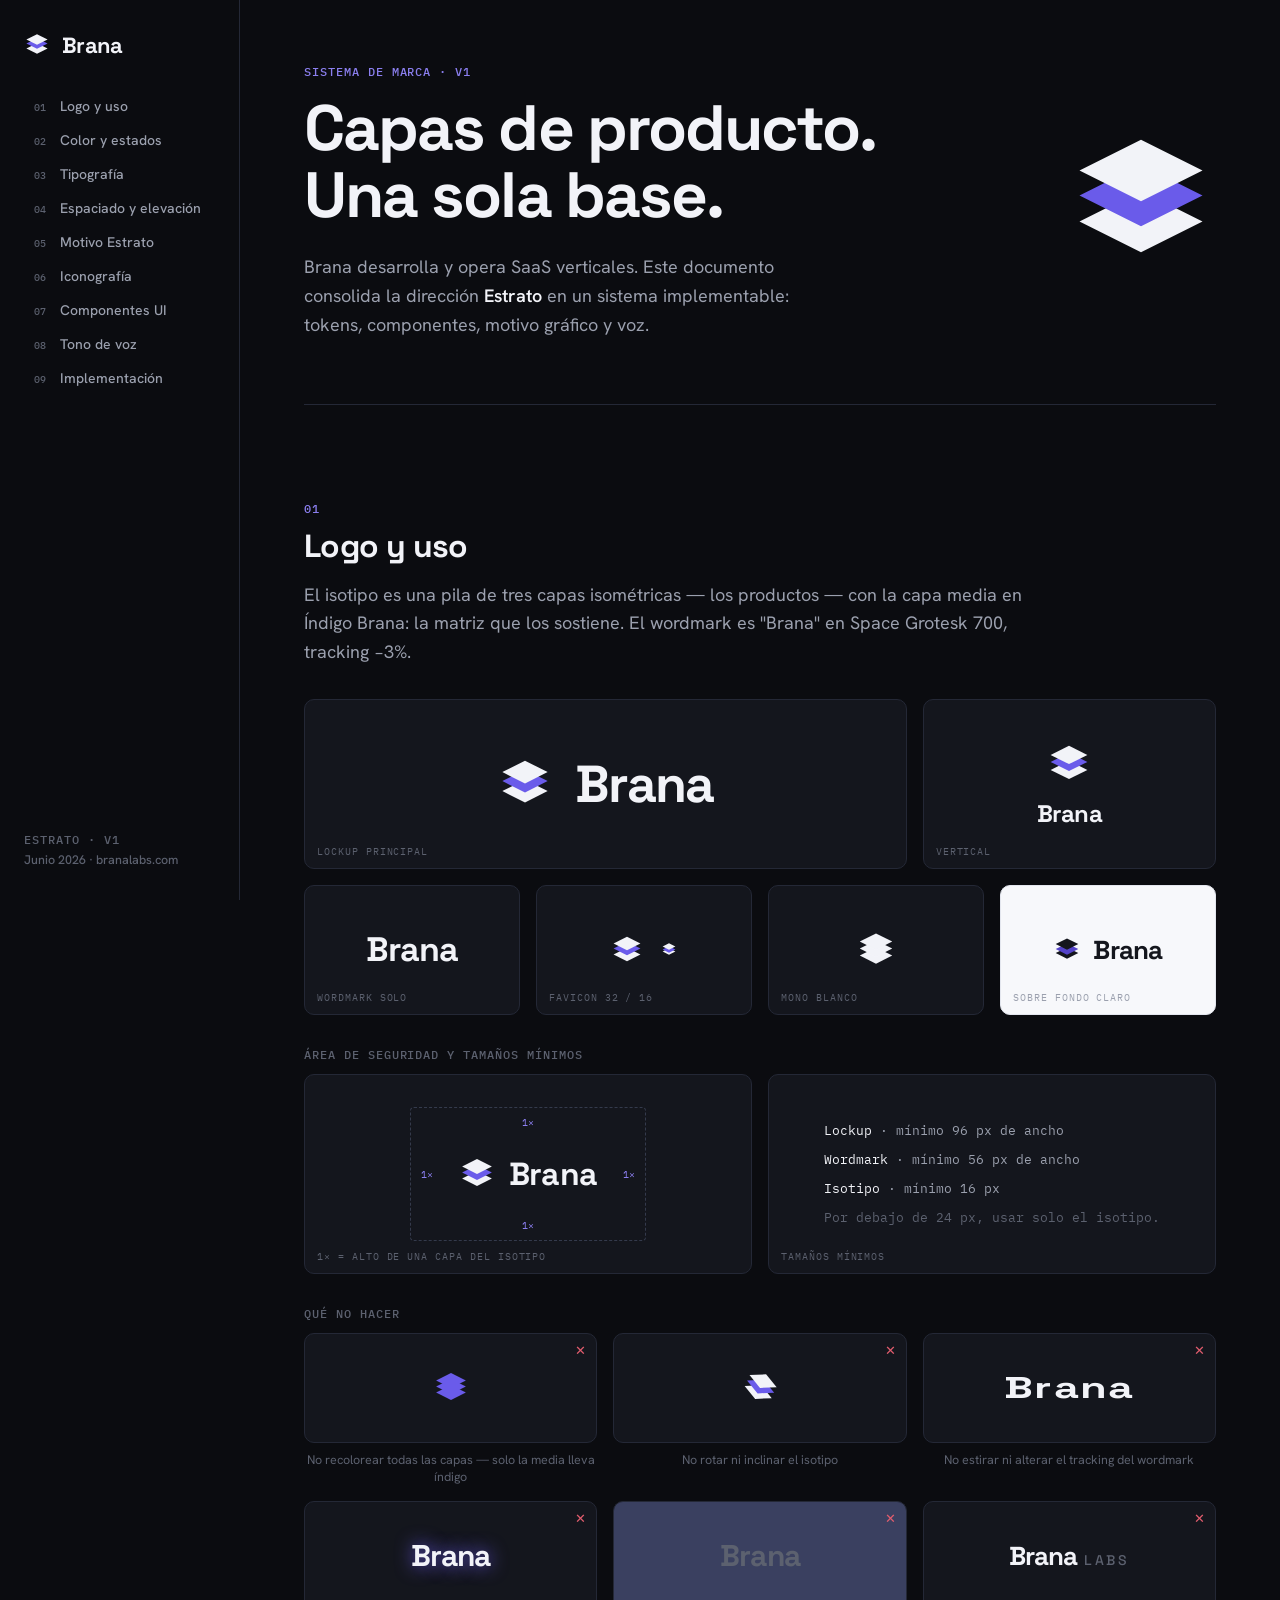
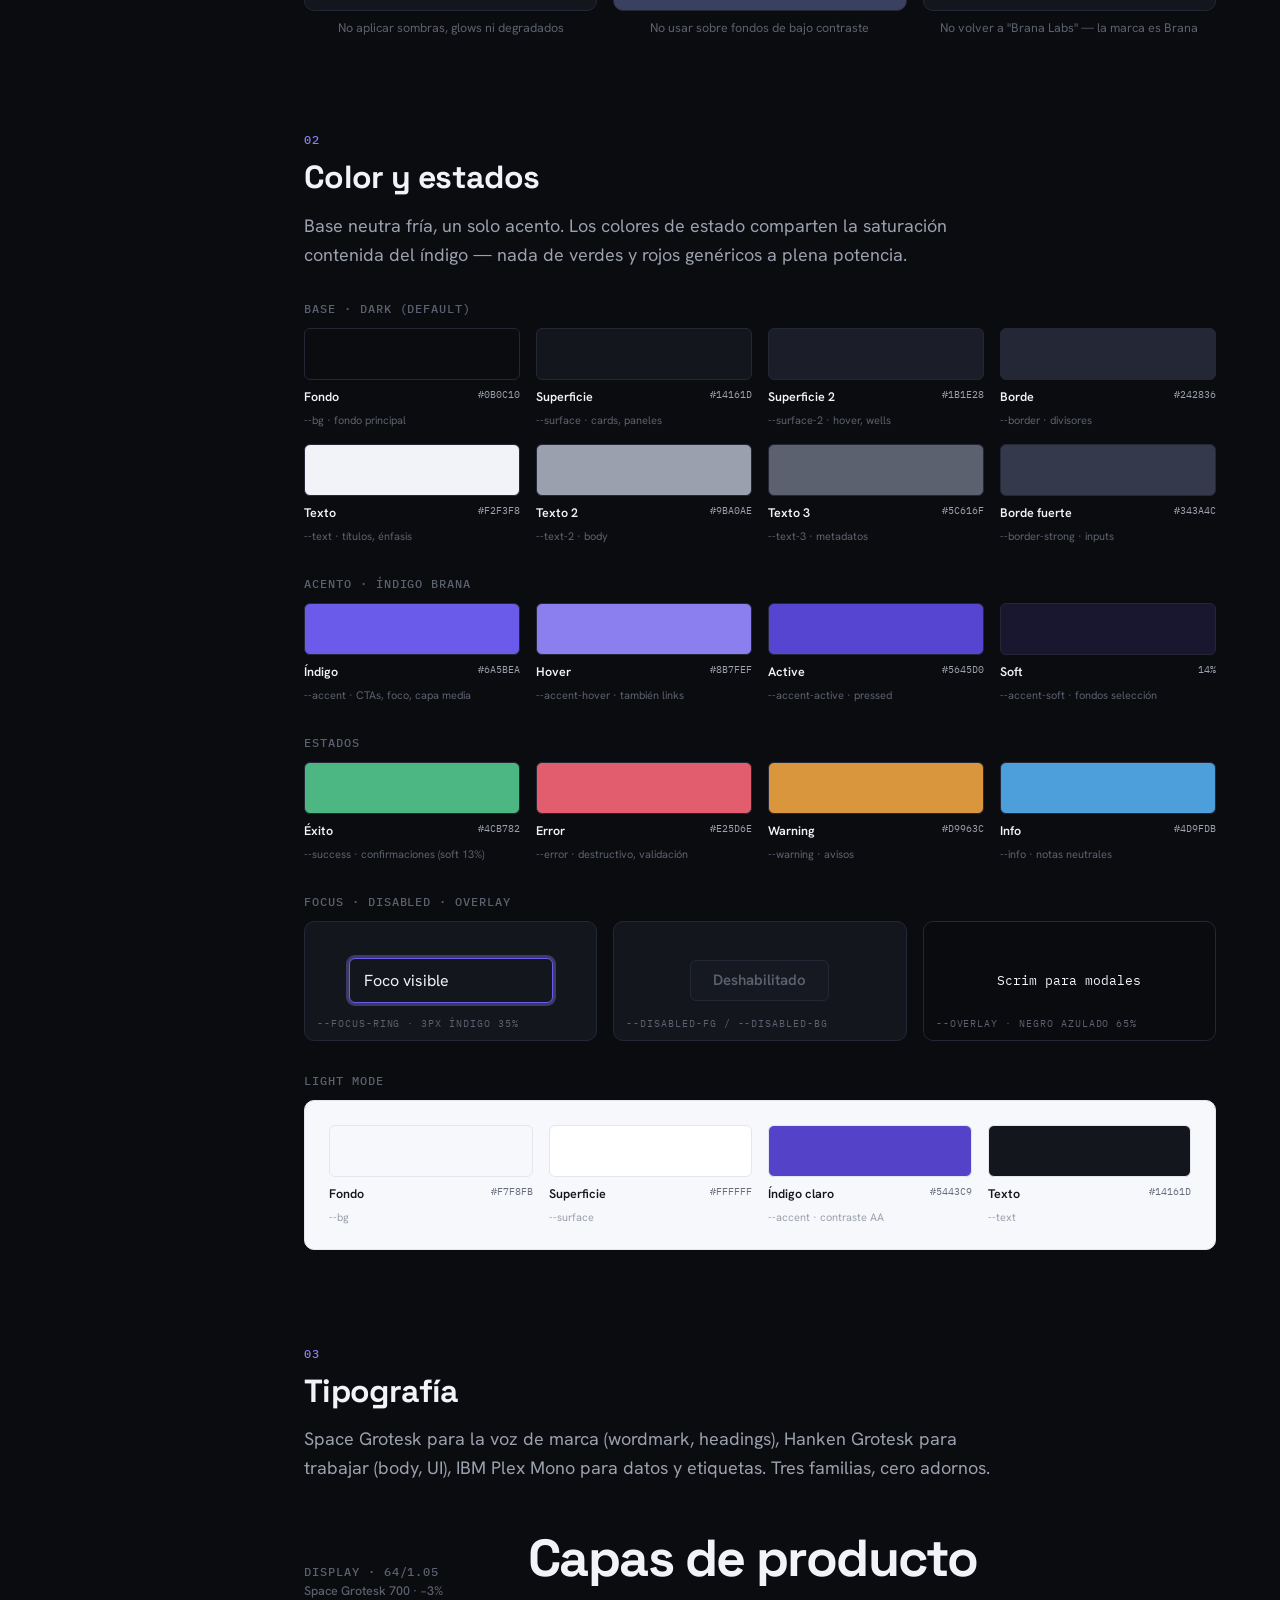
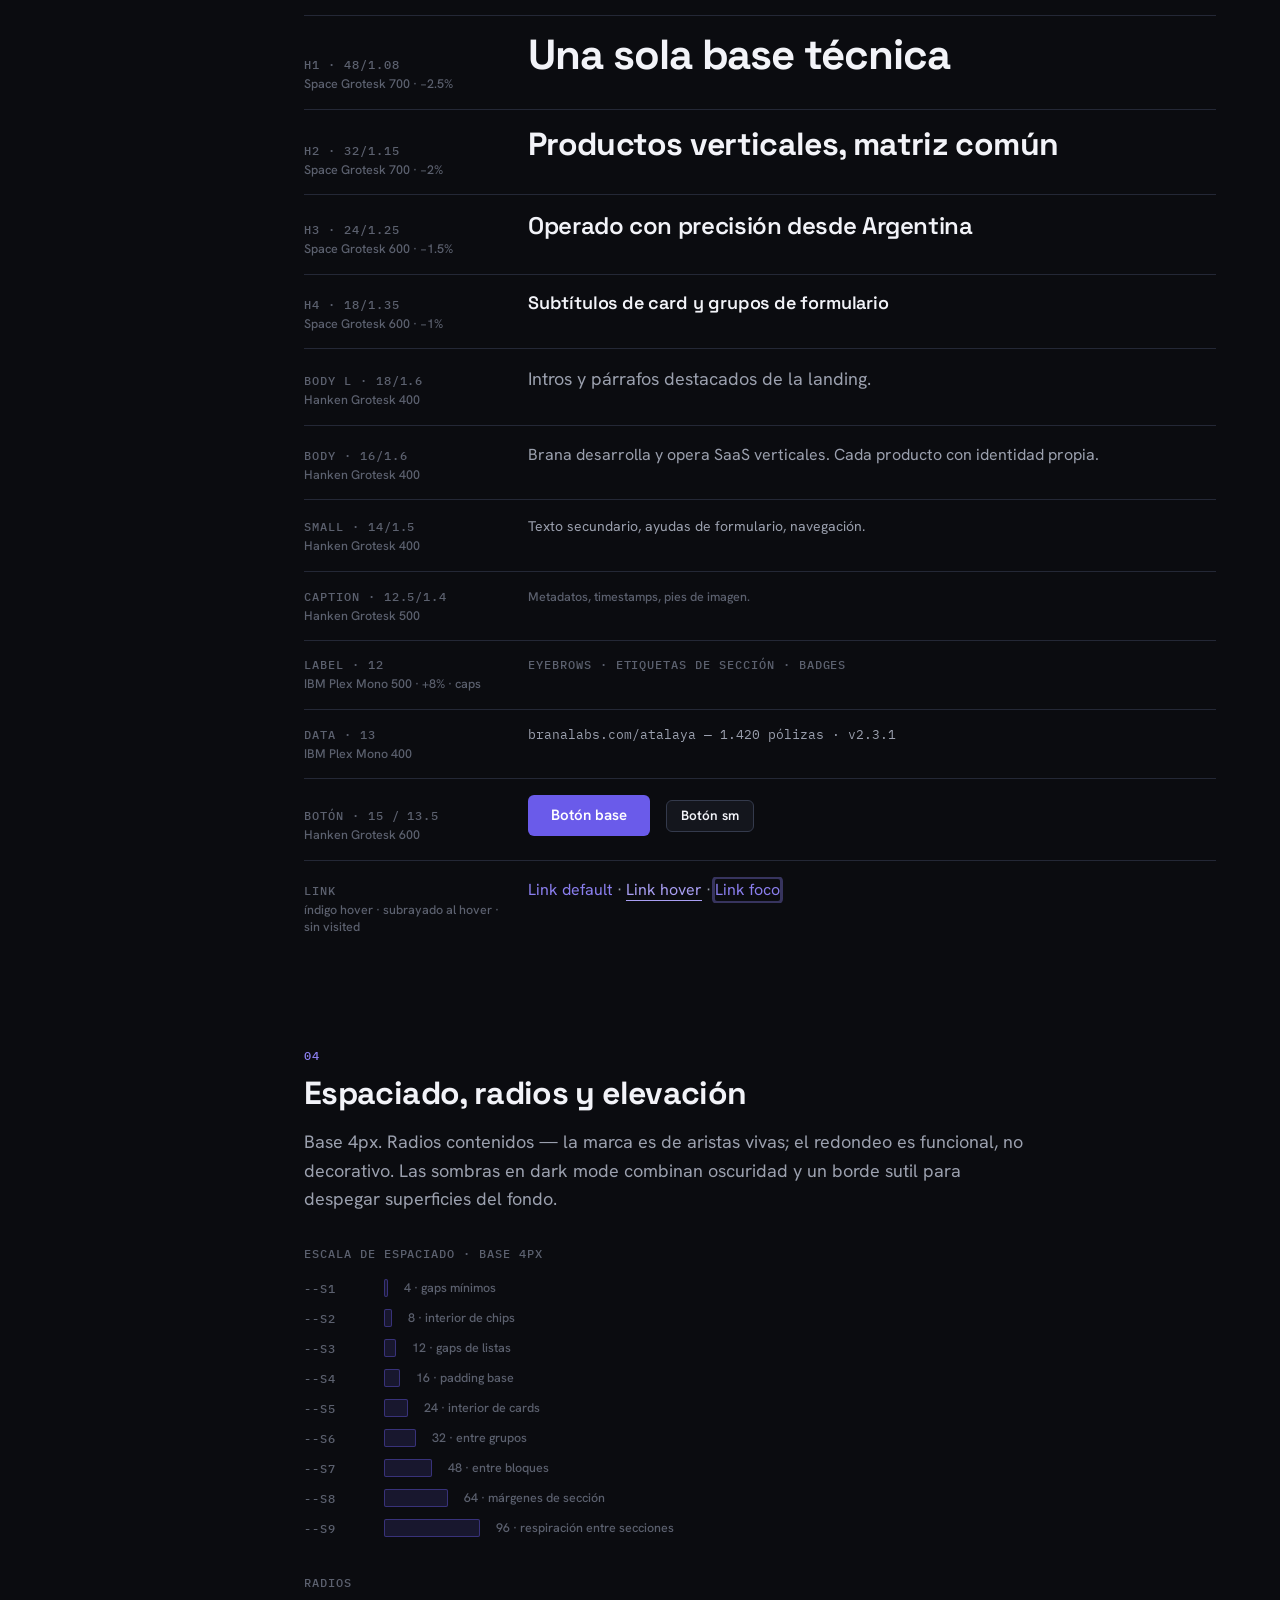
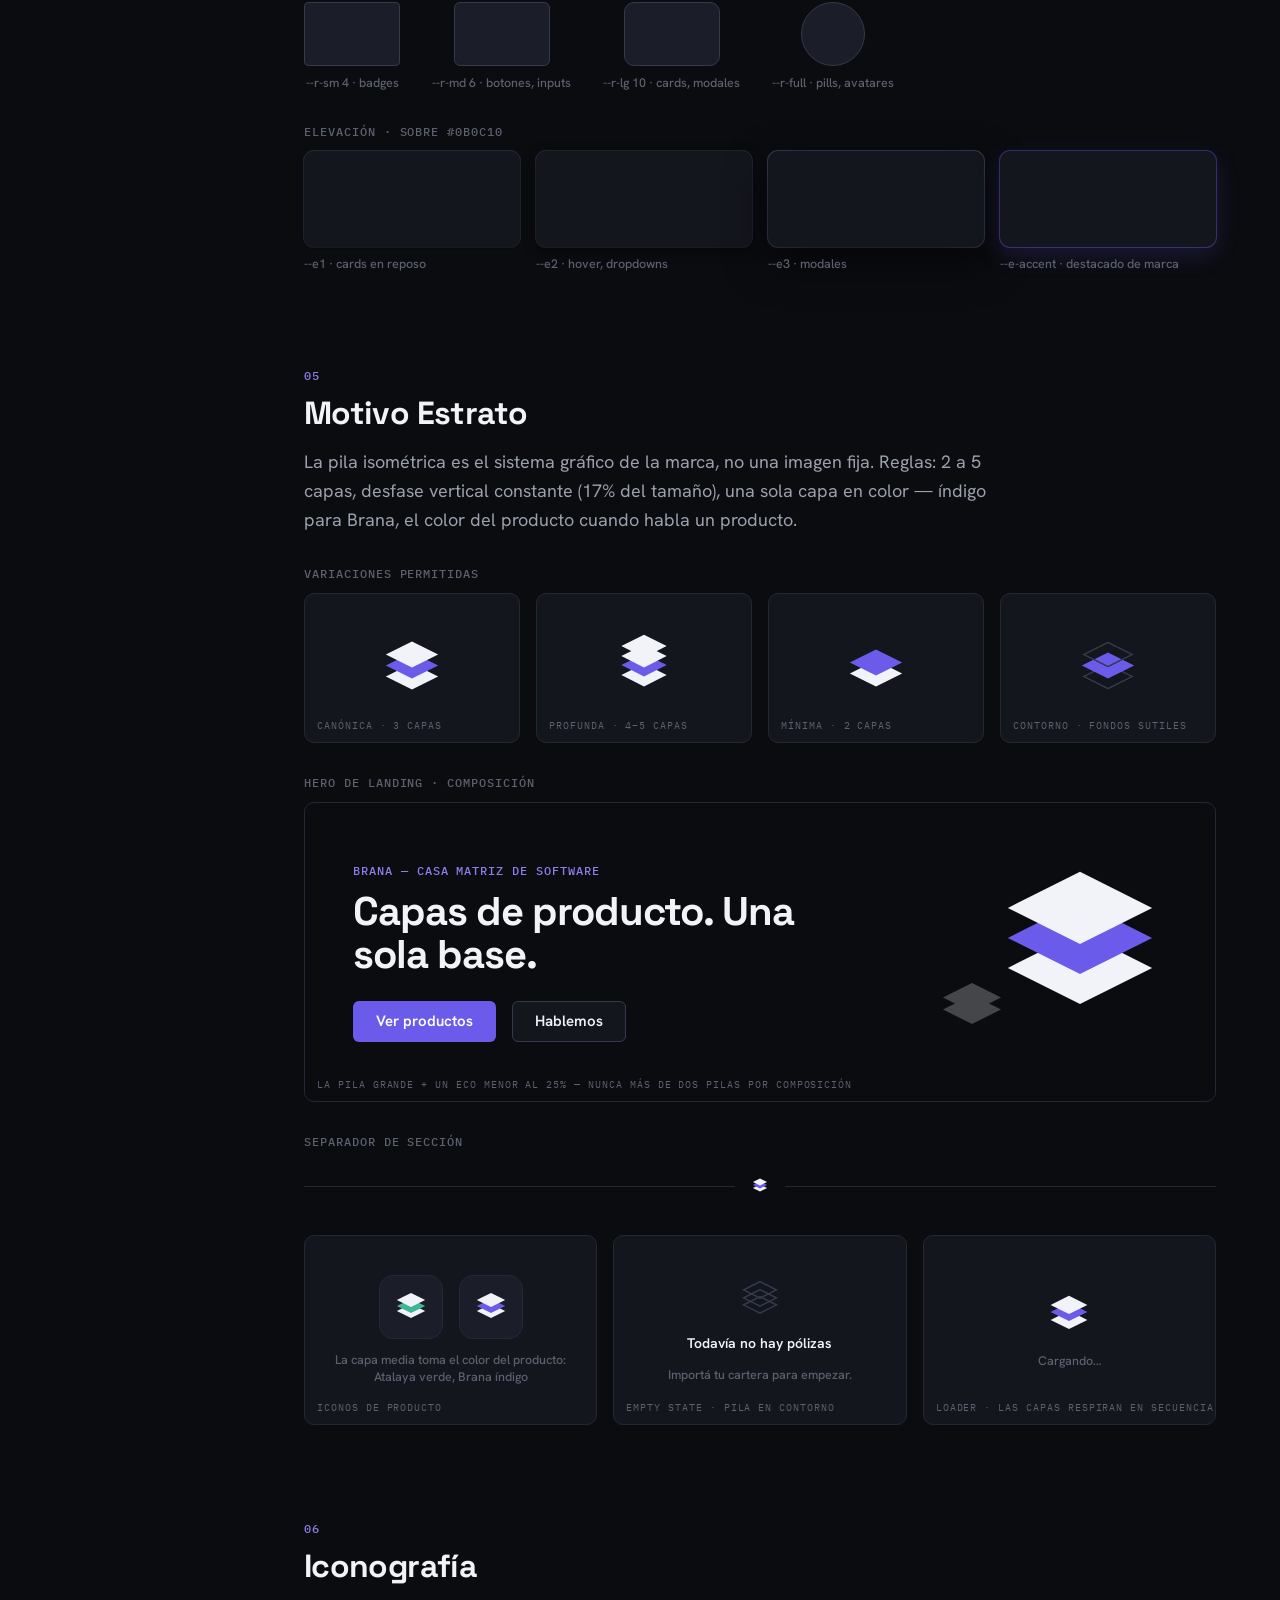
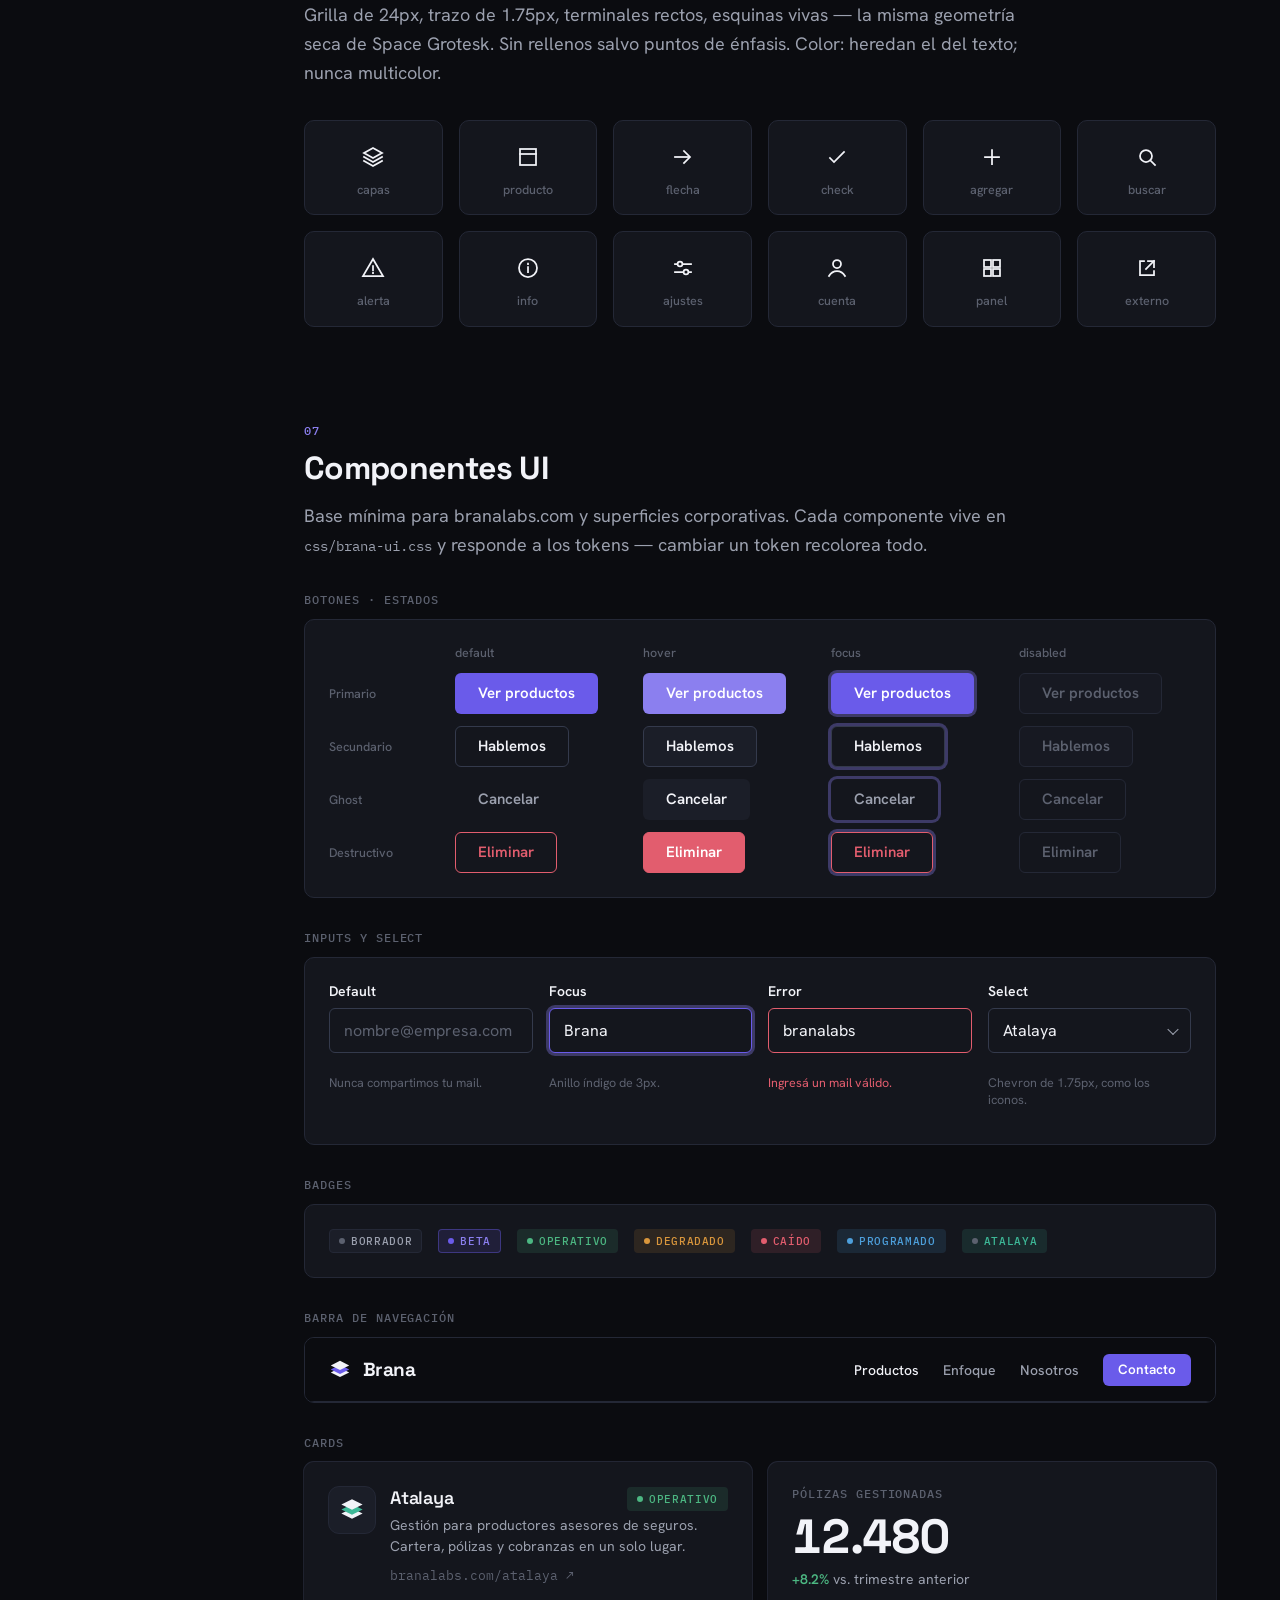
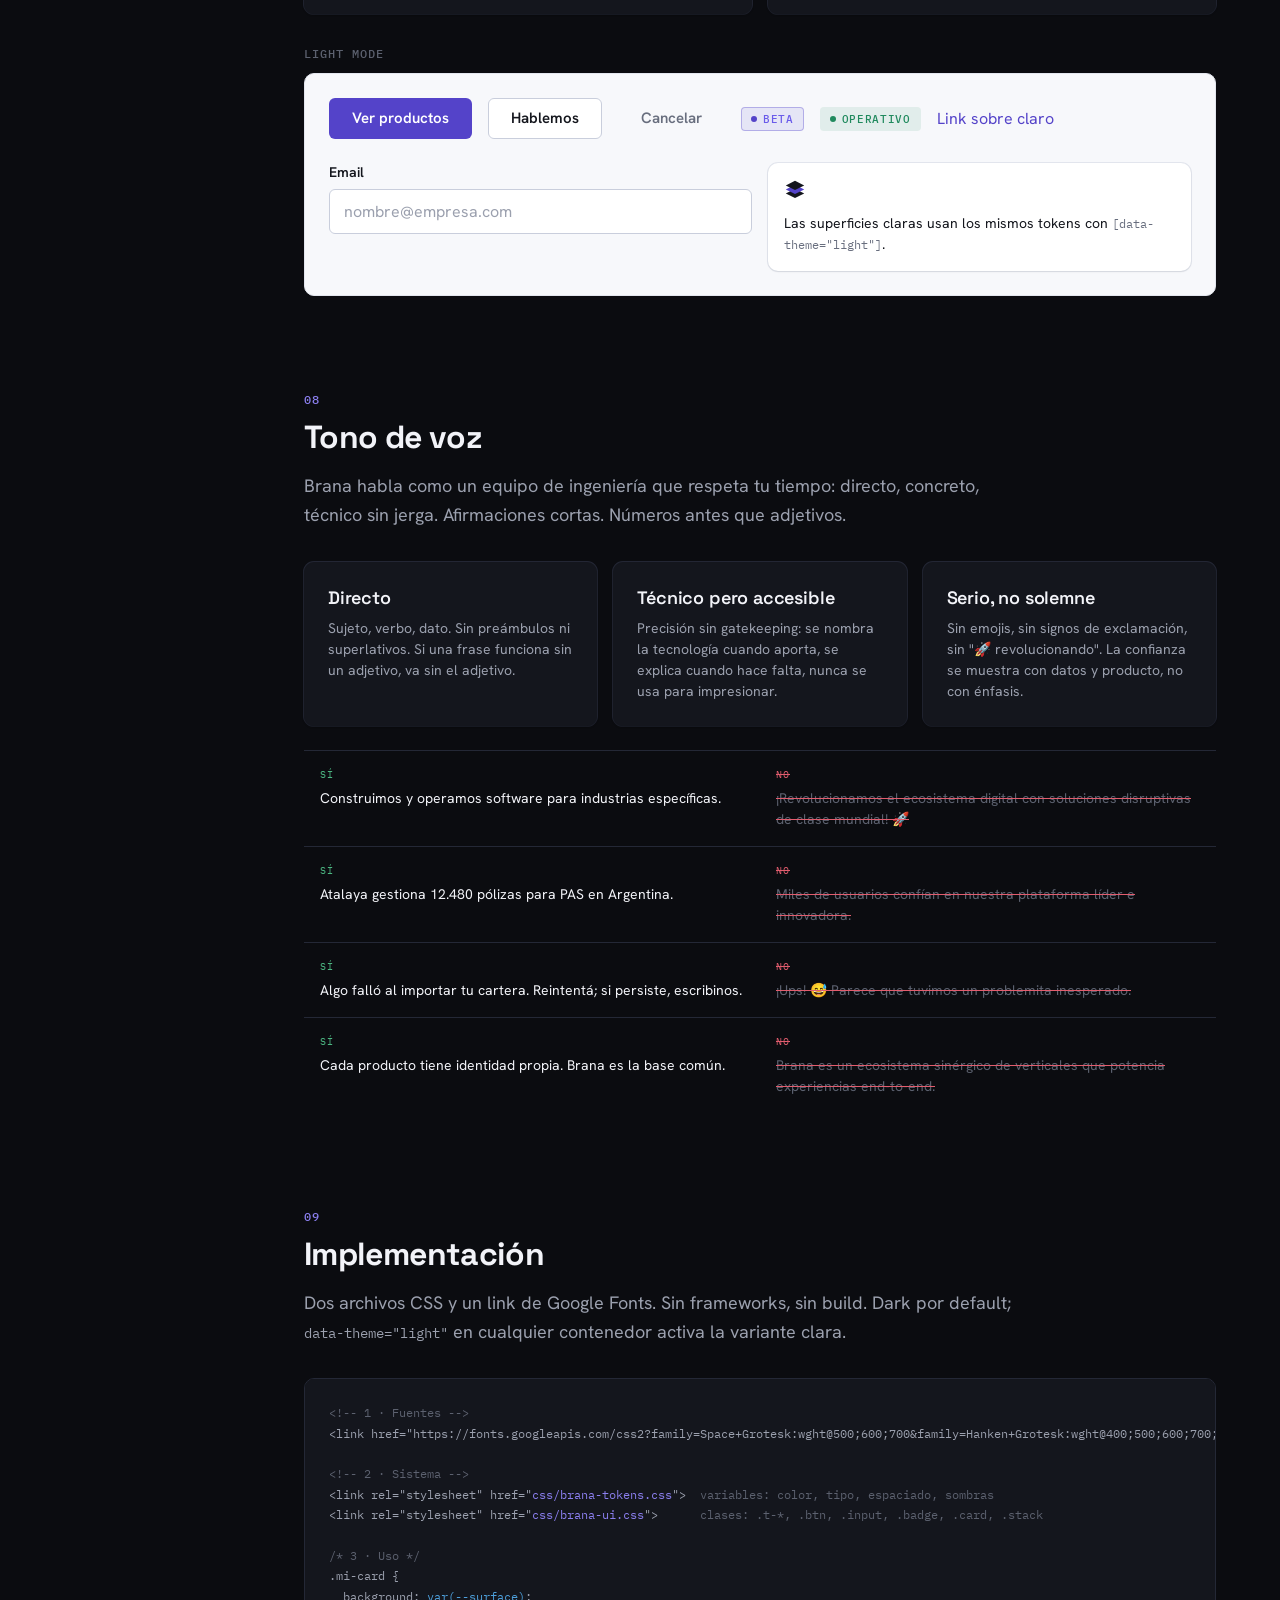
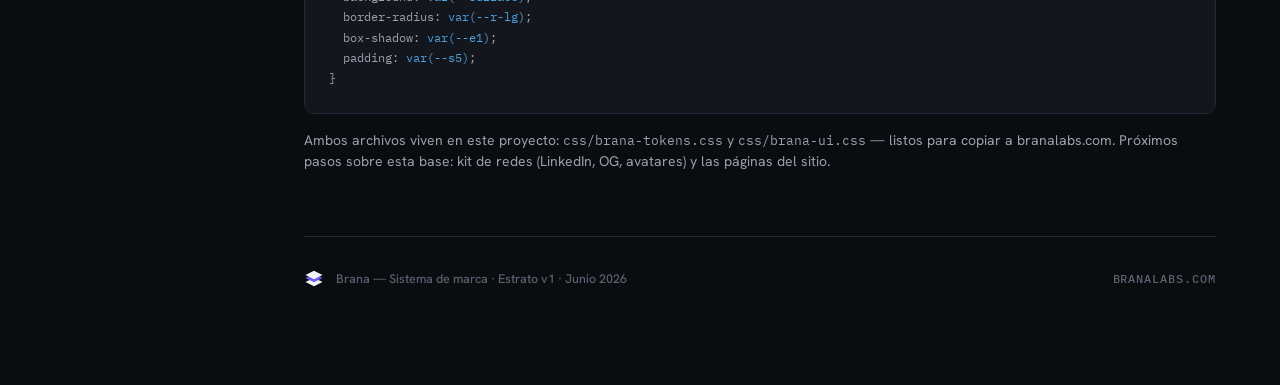
<file: branding/brana-sistema-de-marca/Brana - Sistema de marca.html>
<!DOCTYPE html>
<html lang="es">
<head>
<meta charset="UTF-8">
<meta name="viewport" content="width=device-width, initial-scale=1.0">
<title>Brana — Sistema de marca · Estrato v1</title>
<link rel="preconnect" href="https://fonts.googleapis.com">
<link rel="preconnect" href="https://fonts.gstatic.com" crossorigin>
<link href="https://fonts.googleapis.com/css2?family=Space+Grotesk:wght@500;600;700&amp;family=Hanken+Grotesk:wght@400;500;600;700;800&amp;family=IBM+Plex+Mono:wght@400;500&amp;family=Syne:wght@600;700&amp;display=swap" rel="stylesheet">
<link rel="stylesheet" href="css/brana-tokens.css">
<link rel="stylesheet" href="css/brana-ui.css">
<link rel="stylesheet" href="css/guidelines.css">
</head>
<body>

<aside class="side">
  <div style="display: flex; align-items: center; gap: 12px;">
    <span class="stack" style="--s: 26px;"><i></i><i class="a"></i><i></i></span>
    <span class="wm" style="font-size: 22px;">Brana</span>
  </div>
  <nav class="side-nav">
    <a href="#logo"><span class="n">01</span>Logo y uso</a>
    <a href="#color"><span class="n">02</span>Color y estados</a>
    <a href="#tipografia"><span class="n">03</span>Tipografía</a>
    <a href="#espaciado"><span class="n">04</span>Espaciado y elevación</a>
    <a href="#motivo"><span class="n">05</span>Motivo Estrato</a>
    <a href="#iconografia"><span class="n">06</span>Iconografía</a>
    <a href="#componentes"><span class="n">07</span>Componentes UI</a>
    <a href="#voz"><span class="n">08</span>Tono de voz</a>
    <a href="#implementacion"><span class="n">09</span>Implementación</a>
  </nav>
  <div class="side-meta">
    <p class="t-label">Estrato · v1</p>
    <p class="t-caption">Junio 2026 · branalabs.com</p>
  </div>
</aside>

<main>

<header class="page-hero" data-screen-label="Portada">
  <div>
    <p class="t-label" style="color: var(--accent-hover); margin-bottom: var(--s4);">Sistema de marca · v1</p>
    <h1 class="t-display">Capas de producto.<br>Una sola base.</h1>
    <p class="t-body-lg" style="margin-top: var(--s5); max-width: 520px;">Brana desarrolla y opera SaaS verticales. Este documento consolida la dirección <strong style="color: var(--text); font-weight: 600;">Estrato</strong> en un sistema implementable: tokens, componentes, motivo gráfico y voz.</p>
  </div>
  <span class="stack" style="--s: 150px;"><i></i><i class="a"></i><i></i></span>
</header>

<!-- ============ 01 LOGO ============ -->
<section id="logo" data-screen-label="01 Logo y uso">
  <div class="sec-head">
    <span class="t-label">01</span>
    <h2 class="t-h2">Logo y uso</h2>
    <p class="t-body-lg">El isotipo es una pila de tres capas isométricas — los productos — con la capa media en Índigo Brana: la matriz que los sostiene. El wordmark es "Brana" en Space Grotesk 700, tracking −3%.</p>
  </div>

  <div class="grid-3">
    <div class="tile" style="height: 170px; grid-column: span 2;">
      <div style="display: flex; align-items: center; gap: 22px;">
        <span class="stack" style="--s: 56px;"><i></i><i class="a"></i><i></i></span>
        <span class="wm" style="font-size: 52px;">Brana</span>
      </div>
      <span class="tile-label">Lockup principal</span>
    </div>
    <div class="tile" style="height: 170px;">
      <div style="display: flex; flex-direction: column; align-items: center; gap: 16px;">
        <span class="stack" style="--s: 44px;"><i></i><i class="a"></i><i></i></span>
        <span class="wm" style="font-size: 24px;">Brana</span>
      </div>
      <span class="tile-label">Vertical</span>
    </div>
  </div>

  <div class="grid-4" style="margin-top: var(--s4);">
    <div class="tile" style="height: 130px;">
      <span class="wm" style="font-size: 34px;">Brana</span>
      <span class="tile-label">Wordmark solo</span>
    </div>
    <div class="tile" style="height: 130px;">
      <div class="row" style="gap: 18px;">
        <span class="stack" style="--s: 32px;"><i></i><i class="a"></i><i></i></span>
        <span class="stack" style="--s: 16px;"><i></i><i class="a"></i><i></i></span>
      </div>
      <span class="tile-label">Favicon 32 / 16</span>
    </div>
    <div class="tile" style="height: 130px;">
      <span class="stack" style="--s: 40px;"><i style="background: #F2F3F8;"></i><i style="background: #F2F3F8;"></i><i style="background: #F2F3F8;"></i></span>
      <span class="tile-label">Mono blanco</span>
    </div>
    <div class="tile tile-light" style="height: 130px;">
      <div style="display: flex; align-items: center; gap: 12px;">
        <span class="stack" style="--s: 28px;"><i style="background: #14161D;"></i><i style="background: #5443C9;"></i><i style="background: #14161D;"></i></span>
        <span class="wm" style="font-size: 26px; color: #14161D;">Brana</span>
      </div>
      <span class="tile-label">Sobre fondo claro</span>
    </div>
  </div>

  <span class="t-label sub-label">Área de seguridad y tamaños mínimos</span>
  <div class="grid-2">
    <div class="tile" style="height: 200px;">
      <div class="clear-space">
        <span class="x-mark" style="top: 8px; left: 50%; transform: translateX(-50%);">1×</span>
        <span class="x-mark" style="bottom: 8px; left: 50%; transform: translateX(-50%);">1×</span>
        <span class="x-mark" style="left: 10px; top: 50%; transform: translateY(-50%);">1×</span>
        <span class="x-mark" style="right: 10px; top: 50%; transform: translateY(-50%);">1×</span>
        <div style="display: flex; align-items: center; gap: 14px;">
          <span class="stack" style="--s: 36px;"><i></i><i class="a"></i><i></i></span>
          <span class="wm" style="font-size: 32px;">Brana</span>
        </div>
      </div>
      <span class="tile-label">1× = alto de una capa del isotipo</span>
    </div>
    <div class="tile" style="height: 200px;">
      <div class="col" style="gap: var(--s3); align-items: flex-start;">
        <p class="t-data"><span style="color: var(--text);">Lockup</span> · mínimo 96 px de ancho</p>
        <p class="t-data"><span style="color: var(--text);">Wordmark</span> · mínimo 56 px de ancho</p>
        <p class="t-data"><span style="color: var(--text);">Isotipo</span> · mínimo 16 px</p>
        <p class="t-data" style="color: var(--text-3);">Por debajo de 24 px, usar solo el isotipo.</p>
      </div>
      <span class="tile-label">Tamaños mínimos</span>
    </div>
  </div>

  <span class="t-label sub-label">Qué no hacer</span>
  <div class="grid-3">
    <div>
      <div class="tile dont" style="height: 110px;">
        <span class="stack" style="--s: 36px;"><i style="background: var(--accent);"></i><i style="background: var(--accent);"></i><i style="background: var(--accent);"></i></span>
      </div>
      <p class="dont-caption">No recolorear todas las capas — solo la media lleva índigo</p>
    </div>
    <div>
      <div class="tile dont" style="height: 110px;">
        <span class="stack" style="--s: 36px; transform: rotate(24deg);"><i></i><i class="a"></i><i></i></span>
      </div>
      <p class="dont-caption">No rotar ni inclinar el isotipo</p>
    </div>
    <div>
      <div class="tile dont" style="height: 110px;">
        <span class="wm" style="font-size: 30px; transform: scaleX(1.45); letter-spacing: 0.04em;">Brana</span>
      </div>
      <p class="dont-caption">No estirar ni alterar el tracking del wordmark</p>
    </div>
    <div>
      <div class="tile dont" style="height: 110px;">
        <span class="wm" style="font-size: 30px; text-shadow: 0 0 18px rgba(106, 91, 234, 0.9);">Brana</span>
      </div>
      <p class="dont-caption">No aplicar sombras, glows ni degradados</p>
    </div>
    <div>
      <div class="tile dont" style="height: 110px; background: #3A4060;">
        <span class="wm" style="font-size: 30px; color: #5C616F;">Brana</span>
      </div>
      <p class="dont-caption">No usar sobre fondos de bajo contraste</p>
    </div>
    <div>
      <div class="tile dont" style="height: 110px;">
        <span class="wm" style="font-size: 26px;">Brana <span style="font-weight: 500; font-size: 14px; letter-spacing: 0.2em; color: var(--text-3);">LABS</span></span>
      </div>
      <p class="dont-caption">No volver a "Brana Labs" — la marca es Brana</p>
    </div>
  </div>
</section>

<!-- ============ 02 COLOR ============ -->
<section id="color" data-screen-label="02 Color y estados">
  <div class="sec-head">
    <span class="t-label">02</span>
    <h2 class="t-h2">Color y estados</h2>
    <p class="t-body-lg">Base neutra fría, un solo acento. Los colores de estado comparten la saturación contenida del índigo — nada de verdes y rojos genéricos a plena potencia.</p>
  </div>

  <span class="t-label sub-label">Base · dark (default)</span>
  <div class="grid-4">
    <div class="swatch"><div class="swatch-chip" style="background: #0B0C10;"></div><div class="swatch-name">Fondo<span class="hex">#0B0C10</span></div><div class="swatch-use">--bg · fondo principal</div></div>
    <div class="swatch"><div class="swatch-chip" style="background: #14161D;"></div><div class="swatch-name">Superficie<span class="hex">#14161D</span></div><div class="swatch-use">--surface · cards, paneles</div></div>
    <div class="swatch"><div class="swatch-chip" style="background: #1B1E28;"></div><div class="swatch-name">Superficie 2<span class="hex">#1B1E28</span></div><div class="swatch-use">--surface-2 · hover, wells</div></div>
    <div class="swatch"><div class="swatch-chip" style="background: #242836;"></div><div class="swatch-name">Borde<span class="hex">#242836</span></div><div class="swatch-use">--border · divisores</div></div>
    <div class="swatch"><div class="swatch-chip" style="background: #F2F3F8;"></div><div class="swatch-name">Texto<span class="hex">#F2F3F8</span></div><div class="swatch-use">--text · títulos, énfasis</div></div>
    <div class="swatch"><div class="swatch-chip" style="background: #9BA0AE;"></div><div class="swatch-name">Texto 2<span class="hex">#9BA0AE</span></div><div class="swatch-use">--text-2 · body</div></div>
    <div class="swatch"><div class="swatch-chip" style="background: #5C616F;"></div><div class="swatch-name">Texto 3<span class="hex">#5C616F</span></div><div class="swatch-use">--text-3 · metadatos</div></div>
    <div class="swatch"><div class="swatch-chip" style="background: #343A4C;"></div><div class="swatch-name">Borde fuerte<span class="hex">#343A4C</span></div><div class="swatch-use">--border-strong · inputs</div></div>
  </div>

  <span class="t-label sub-label">Acento · Índigo Brana</span>
  <div class="grid-4">
    <div class="swatch"><div class="swatch-chip" style="background: #6A5BEA;"></div><div class="swatch-name">Índigo<span class="hex">#6A5BEA</span></div><div class="swatch-use">--accent · CTAs, foco, capa media</div></div>
    <div class="swatch"><div class="swatch-chip" style="background: #8B7FEF;"></div><div class="swatch-name">Hover<span class="hex">#8B7FEF</span></div><div class="swatch-use">--accent-hover · también links</div></div>
    <div class="swatch"><div class="swatch-chip" style="background: #5645D0;"></div><div class="swatch-name">Active<span class="hex">#5645D0</span></div><div class="swatch-use">--accent-active · pressed</div></div>
    <div class="swatch"><div class="swatch-chip" style="background: rgba(106, 91, 234, 0.14);"></div><div class="swatch-name">Soft<span class="hex">14%</span></div><div class="swatch-use">--accent-soft · fondos selección</div></div>
  </div>

  <span class="t-label sub-label">Estados</span>
  <div class="grid-4">
    <div class="swatch"><div class="swatch-chip" style="background: #4CB782;"></div><div class="swatch-name">Éxito<span class="hex">#4CB782</span></div><div class="swatch-use">--success · confirmaciones (soft 13%)</div></div>
    <div class="swatch"><div class="swatch-chip" style="background: #E25D6E;"></div><div class="swatch-name">Error<span class="hex">#E25D6E</span></div><div class="swatch-use">--error · destructivo, validación</div></div>
    <div class="swatch"><div class="swatch-chip" style="background: #D9963C;"></div><div class="swatch-name">Warning<span class="hex">#D9963C</span></div><div class="swatch-use">--warning · avisos</div></div>
    <div class="swatch"><div class="swatch-chip" style="background: #4D9FDB;"></div><div class="swatch-name">Info<span class="hex">#4D9FDB</span></div><div class="swatch-use">--info · notas neutrales</div></div>
  </div>

  <span class="t-label sub-label">Focus · disabled · overlay</span>
  <div class="grid-3">
    <div class="tile" style="height: 120px;">
      <input class="input is-focus" style="width: 70%;" value="Foco visible" readonly>
      <span class="tile-label">--focus-ring · 3px índigo 35%</span>
    </div>
    <div class="tile" style="height: 120px;">
      <button class="btn is-disabled">Deshabilitado</button>
      <span class="tile-label">--disabled-fg / --disabled-bg</span>
    </div>
    <div class="tile" style="height: 120px;">
      <div style="position: absolute; inset: 0; background: var(--overlay);"></div>
      <span class="t-data" style="position: relative; color: var(--text);">Scrim para modales</span>
      <span class="tile-label" style="z-index: 1;">--overlay · negro azulado 65%</span>
    </div>
  </div>

  <span class="t-label sub-label">Light mode</span>
  <div data-theme="light" class="tile" style="background: #F7F8FB; padding: var(--s5); display: block;">
    <div class="grid-4">
      <div class="swatch"><div class="swatch-chip" style="background: #F7F8FB;"></div><div class="swatch-name" style="color: #14161D;">Fondo<span class="hex" style="color: #686E7E;">#F7F8FB</span></div><div class="swatch-use" style="color: #9BA0AE;">--bg</div></div>
      <div class="swatch"><div class="swatch-chip" style="background: #FFFFFF;"></div><div class="swatch-name" style="color: #14161D;">Superficie<span class="hex" style="color: #686E7E;">#FFFFFF</span></div><div class="swatch-use" style="color: #9BA0AE;">--surface</div></div>
      <div class="swatch"><div class="swatch-chip" style="background: #5443C9;"></div><div class="swatch-name" style="color: #14161D;">Índigo claro<span class="hex" style="color: #686E7E;">#5443C9</span></div><div class="swatch-use" style="color: #9BA0AE;">--accent · contraste AA</div></div>
      <div class="swatch"><div class="swatch-chip" style="background: #14161D;"></div><div class="swatch-name" style="color: #14161D;">Texto<span class="hex" style="color: #686E7E;">#14161D</span></div><div class="swatch-use" style="color: #9BA0AE;">--text</div></div>
    </div>
  </div>
</section>

<!-- ============ 03 TIPOGRAFÍA ============ -->
<section id="tipografia" data-screen-label="03 Tipografía">
  <div class="sec-head">
    <span class="t-label">03</span>
    <h2 class="t-h2">Tipografía</h2>
    <p class="t-body-lg">Space Grotesk para la voz de marca (wordmark, headings), Hanken Grotesk para trabajar (body, UI), IBM Plex Mono para datos y etiquetas. Tres familias, cero adornos.</p>
  </div>

  <div class="type-row" style="border-top: none;">
    <div class="type-meta"><p class="t-label">Display · 64/1.05</p><p class="t-caption">Space Grotesk 700 · −3%</p></div>
    <p class="type-sample t-display" style="font-size: 52px;">Capas de producto</p>
  </div>
  <div class="type-row">
    <div class="type-meta"><p class="t-label">H1 · 48/1.08</p><p class="t-caption">Space Grotesk 700 · −2.5%</p></div>
    <p class="type-sample t-h1" style="font-size: 42px;">Una sola base técnica</p>
  </div>
  <div class="type-row">
    <div class="type-meta"><p class="t-label">H2 · 32/1.15</p><p class="t-caption">Space Grotesk 700 · −2%</p></div>
    <p class="type-sample t-h2">Productos verticales, matriz común</p>
  </div>
  <div class="type-row">
    <div class="type-meta"><p class="t-label">H3 · 24/1.25</p><p class="t-caption">Space Grotesk 600 · −1.5%</p></div>
    <p class="type-sample t-h3">Operado con precisión desde Argentina</p>
  </div>
  <div class="type-row">
    <div class="type-meta"><p class="t-label">H4 · 18/1.35</p><p class="t-caption">Space Grotesk 600 · −1%</p></div>
    <p class="type-sample t-h4">Subtítulos de card y grupos de formulario</p>
  </div>
  <div class="type-row">
    <div class="type-meta"><p class="t-label">Body L · 18/1.6</p><p class="t-caption">Hanken Grotesk 400</p></div>
    <p class="type-sample t-body-lg">Intros y párrafos destacados de la landing.</p>
  </div>
  <div class="type-row">
    <div class="type-meta"><p class="t-label">Body · 16/1.6</p><p class="t-caption">Hanken Grotesk 400</p></div>
    <p class="type-sample t-body">Brana desarrolla y opera SaaS verticales. Cada producto con identidad propia.</p>
  </div>
  <div class="type-row">
    <div class="type-meta"><p class="t-label">Small · 14/1.5</p><p class="t-caption">Hanken Grotesk 400</p></div>
    <p class="type-sample t-small">Texto secundario, ayudas de formulario, navegación.</p>
  </div>
  <div class="type-row">
    <div class="type-meta"><p class="t-label">Caption · 12.5/1.4</p><p class="t-caption">Hanken Grotesk 500</p></div>
    <p class="type-sample t-caption">Metadatos, timestamps, pies de imagen.</p>
  </div>
  <div class="type-row">
    <div class="type-meta"><p class="t-label">Label · 12</p><p class="t-caption">IBM Plex Mono 500 · +8% · caps</p></div>
    <p class="type-sample t-label">Eyebrows · Etiquetas de sección · Badges</p>
  </div>
  <div class="type-row">
    <div class="type-meta"><p class="t-label">Data · 13</p><p class="t-caption">IBM Plex Mono 400</p></div>
    <p class="type-sample t-data">branalabs.com/atalaya — 1.420 pólizas · v2.3.1</p>
  </div>
  <div class="type-row">
    <div class="type-meta"><p class="t-label">Botón · 15 / 13.5</p><p class="t-caption">Hanken Grotesk 600</p></div>
    <div class="row"><button class="btn">Botón base</button><button class="btn btn-secondary btn-sm">Botón sm</button></div>
  </div>
  <div class="type-row">
    <div class="type-meta"><p class="t-label">Link</p><p class="t-caption">índigo hover · subrayado al hover · sin visited</p></div>
    <p class="type-sample t-body"><a class="link" href="#tipografia">Link default</a> · <a class="link is-hover" href="#tipografia">Link hover</a> · <a class="link is-focus" href="#tipografia">Link foco</a></p>
  </div>
</section>

<!-- ============ 04 ESPACIADO ============ -->
<section id="espaciado" data-screen-label="04 Espaciado y elevación">
  <div class="sec-head">
    <span class="t-label">04</span>
    <h2 class="t-h2">Espaciado, radios y elevación</h2>
    <p class="t-body-lg">Base 4px. Radios contenidos — la marca es de aristas vivas; el redondeo es funcional, no decorativo. Las sombras en dark mode combinan oscuridad y un borde sutil para despegar superficies del fondo.</p>
  </div>

  <span class="t-label sub-label">Escala de espaciado · base 4px</span>
  <div>
    <div class="space-row"><span class="t-label" style="width: 64px;">--s1</span><div class="space-bar" style="width: 4px;"></div><span class="t-caption">4 · gaps mínimos</span></div>
    <div class="space-row"><span class="t-label" style="width: 64px;">--s2</span><div class="space-bar" style="width: 8px;"></div><span class="t-caption">8 · interior de chips</span></div>
    <div class="space-row"><span class="t-label" style="width: 64px;">--s3</span><div class="space-bar" style="width: 12px;"></div><span class="t-caption">12 · gaps de listas</span></div>
    <div class="space-row"><span class="t-label" style="width: 64px;">--s4</span><div class="space-bar" style="width: 16px;"></div><span class="t-caption">16 · padding base</span></div>
    <div class="space-row"><span class="t-label" style="width: 64px;">--s5</span><div class="space-bar" style="width: 24px;"></div><span class="t-caption">24 · interior de cards</span></div>
    <div class="space-row"><span class="t-label" style="width: 64px;">--s6</span><div class="space-bar" style="width: 32px;"></div><span class="t-caption">32 · entre grupos</span></div>
    <div class="space-row"><span class="t-label" style="width: 64px;">--s7</span><div class="space-bar" style="width: 48px;"></div><span class="t-caption">48 · entre bloques</span></div>
    <div class="space-row"><span class="t-label" style="width: 64px;">--s8</span><div class="space-bar" style="width: 64px;"></div><span class="t-caption">64 · márgenes de sección</span></div>
    <div class="space-row"><span class="t-label" style="width: 64px;">--s9</span><div class="space-bar" style="width: 96px;"></div><span class="t-caption">96 · respiración entre secciones</span></div>
  </div>

  <span class="t-label sub-label">Radios</span>
  <div class="row" style="gap: var(--s6); align-items: flex-end;">
    <div class="col" style="gap: var(--s2); align-items: center;"><div class="radius-demo" style="border-radius: 4px;"></div><p class="t-caption">--r-sm 4 · badges</p></div>
    <div class="col" style="gap: var(--s2); align-items: center;"><div class="radius-demo" style="border-radius: 6px;"></div><p class="t-caption">--r-md 6 · botones, inputs</p></div>
    <div class="col" style="gap: var(--s2); align-items: center;"><div class="radius-demo" style="border-radius: 10px;"></div><p class="t-caption">--r-lg 10 · cards, modales</p></div>
    <div class="col" style="gap: var(--s2); align-items: center;"><div class="radius-demo" style="border-radius: 999px; width: 64px;"></div><p class="t-caption">--r-full · pills, avatares</p></div>
  </div>

  <span class="t-label sub-label">Elevación · sobre #0B0C10</span>
  <div class="grid-4">
    <div class="col" style="gap: var(--s2);"><div class="shadow-demo" style="box-shadow: var(--e1);"></div><p class="t-caption">--e1 · cards en reposo</p></div>
    <div class="col" style="gap: var(--s2);"><div class="shadow-demo" style="box-shadow: var(--e2);"></div><p class="t-caption">--e2 · hover, dropdowns</p></div>
    <div class="col" style="gap: var(--s2);"><div class="shadow-demo" style="box-shadow: var(--e3);"></div><p class="t-caption">--e3 · modales</p></div>
    <div class="col" style="gap: var(--s2);"><div class="shadow-demo" style="box-shadow: var(--e-accent);"></div><p class="t-caption">--e-accent · destacado de marca</p></div>
  </div>
</section>

<!-- ============ 05 MOTIVO ============ -->
<section id="motivo" data-screen-label="05 Motivo Estrato">
  <div class="sec-head">
    <span class="t-label">05</span>
    <h2 class="t-h2">Motivo Estrato</h2>
    <p class="t-body-lg">La pila isométrica es el sistema gráfico de la marca, no una imagen fija. Reglas: 2 a 5 capas, desfase vertical constante (17% del tamaño), una sola capa en color — índigo para Brana, el color del producto cuando habla un producto.</p>
  </div>

  <span class="t-label sub-label">Variaciones permitidas</span>
  <div class="grid-4">
    <div class="tile" style="height: 150px;">
      <span class="stack" style="--s: 64px;"><i></i><i class="a"></i><i></i></span>
      <span class="tile-label">Canónica · 3 capas</span>
    </div>
    <div class="tile" style="height: 150px;">
      <span class="stack" style="--s: 56px; height: 76px;"><i></i><i></i><i class="a"></i><i></i></span>
      <span class="tile-label">Profunda · 4–5 capas</span>
    </div>
    <div class="tile" style="height: 150px;">
      <span class="stack" style="--s: 64px; height: 48px;"><i class="a"></i><i></i></span>
      <span class="tile-label">Mínima · 2 capas</span>
    </div>
    <div class="tile" style="height: 150px;">
      <span class="stack" style="--s: 64px;"><i class="ghost"></i><i class="a"></i><i class="ghost"></i></span>
      <span class="tile-label">Contorno · fondos sutiles</span>
    </div>
  </div>

  <span class="t-label sub-label">Hero de landing · composición</span>
  <div class="tile" style="min-height: 300px; flex-wrap: wrap; justify-content: space-between; align-items: center; gap: var(--s6); padding: var(--s7); background: var(--bg);">
    <div style="max-width: 460px; min-width: 280px; flex: 1;">
      <p class="t-label" style="color: var(--accent-hover); margin-bottom: var(--s3);">Brana — Casa matriz de software</p>
      <h3 class="t-h1" style="font-size: 40px;">Capas de producto. Una sola base.</h3>
      <div class="row" style="margin-top: var(--s5);"><button class="btn">Ver productos</button><button class="btn btn-secondary">Hablemos</button></div>
    </div>
    <div style="position: relative; width: 230px; height: 190px; flex-shrink: 0;">
      <span class="stack" style="--s: 175px; position: absolute; right: 0; top: 0;"><i></i><i class="a"></i><i></i></span>
      <span class="stack" style="--s: 70px; position: absolute; left: 0; bottom: 0; opacity: 0.25;"><i></i><i></i></span>
    </div>
    <span class="tile-label">La pila grande + un eco menor al 25% — nunca más de dos pilas por composición</span>
  </div>

  <span class="t-label sub-label">Separador de sección</span>
  <div style="padding: var(--s4) 0;">
    <div class="sep"><span class="stack"><i></i><i class="a"></i><i></i></span></div>
  </div>

  <div class="grid-3" style="margin-top: var(--s5);">
    <div class="tile" style="height: 190px;">
      <div class="col" style="gap: var(--s3); align-items: center;">
        <div class="row" style="gap: var(--s4);">
          <div style="width: 64px; height: 64px; background: var(--surface-2); border: 1px solid var(--border); border-radius: 14px; display: flex; align-items: center; justify-content: center;">
            <span class="stack" style="--s: 34px;"><i></i><i style="background: #3db897;"></i><i></i></span>
          </div>
          <div style="width: 64px; height: 64px; background: var(--surface-2); border: 1px solid var(--border); border-radius: 14px; display: flex; align-items: center; justify-content: center;">
            <span class="stack" style="--s: 34px;"><i></i><i class="a"></i><i></i></span>
          </div>
        </div>
        <p class="t-caption" style="text-align: center;">La capa media toma el color del producto:<br>Atalaya verde, Brana índigo</p>
      </div>
      <span class="tile-label">Iconos de producto</span>
    </div>
    <div class="tile" style="height: 190px;">
      <div class="col" style="gap: var(--s3); align-items: center;">
        <span class="stack" style="--s: 44px;"><i class="ghost"></i><i class="ghost"></i><i class="ghost"></i></span>
        <p class="t-small" style="color: var(--text); font-weight: 600;">Todavía no hay pólizas</p>
        <p class="t-caption">Importá tu cartera para empezar.</p>
      </div>
      <span class="tile-label">Empty state · pila en contorno</span>
    </div>
    <div class="tile" style="height: 190px;">
      <div class="col" style="gap: var(--s4); align-items: center;">
        <span class="stack stack-loader" style="--s: 44px;"><i></i><i class="a"></i><i></i></span>
        <p class="t-caption">Cargando…</p>
      </div>
      <span class="tile-label">Loader · las capas respiran en secuencia</span>
    </div>
  </div>
</section>

<!-- ============ 06 ICONOGRAFÍA ============ -->
<section id="iconografia" data-screen-label="06 Iconografía">
  <div class="sec-head">
    <span class="t-label">06</span>
    <h2 class="t-h2">Iconografía</h2>
    <p class="t-body-lg">Grilla de 24px, trazo de 1.75px, terminales rectos, esquinas vivas — la misma geometría seca de Space Grotesk. Sin rellenos salvo puntos de énfasis. Color: heredan el del texto; nunca multicolor.</p>
  </div>
  <div class="icon-grid">
    <div class="icon-cell"><svg width="24" height="24" viewBox="0 0 24 24" fill="none" stroke="currentColor" stroke-width="1.75" stroke-linecap="square"><path d="M12 3 21 8 12 13 3 8Z"></path><path d="M21 12 12 17 3 12"></path><path d="M21 16 12 21 3 16"></path></svg><p class="t-caption">capas</p></div>
    <div class="icon-cell"><svg width="24" height="24" viewBox="0 0 24 24" fill="none" stroke="currentColor" stroke-width="1.75" stroke-linecap="square"><rect x="4" y="4" width="16" height="16"></rect><path d="M4 9h16"></path></svg><p class="t-caption">producto</p></div>
    <div class="icon-cell"><svg width="24" height="24" viewBox="0 0 24 24" fill="none" stroke="currentColor" stroke-width="1.75" stroke-linecap="square"><path d="M4 12h14"></path><path d="M13 6l6 6-6 6"></path></svg><p class="t-caption">flecha</p></div>
    <div class="icon-cell"><svg width="24" height="24" viewBox="0 0 24 24" fill="none" stroke="currentColor" stroke-width="1.75" stroke-linecap="square"><path d="M5 13l4 4L19 7"></path></svg><p class="t-caption">check</p></div>
    <div class="icon-cell"><svg width="24" height="24" viewBox="0 0 24 24" fill="none" stroke="currentColor" stroke-width="1.75" stroke-linecap="square"><path d="M12 5v14M5 12h14"></path></svg><p class="t-caption">agregar</p></div>
    <div class="icon-cell"><svg width="24" height="24" viewBox="0 0 24 24" fill="none" stroke="currentColor" stroke-width="1.75" stroke-linecap="square"><circle cx="11" cy="11" r="6"></circle><path d="M15.5 15.5 20 20"></path></svg><p class="t-caption">buscar</p></div>
    <div class="icon-cell"><svg width="24" height="24" viewBox="0 0 24 24" fill="none" stroke="currentColor" stroke-width="1.75" stroke-linecap="square"><path d="M12 3 22 20H2Z"></path><path d="M12 10v4"></path><path d="M12 16.5v.5"></path></svg><p class="t-caption">alerta</p></div>
    <div class="icon-cell"><svg width="24" height="24" viewBox="0 0 24 24" fill="none" stroke="currentColor" stroke-width="1.75" stroke-linecap="square"><circle cx="12" cy="12" r="9"></circle><path d="M12 11v5"></path><path d="M12 7.5v.5"></path></svg><p class="t-caption">info</p></div>
    <div class="icon-cell"><svg width="24" height="24" viewBox="0 0 24 24" fill="none" stroke="currentColor" stroke-width="1.75" stroke-linecap="square"><path d="M4 8h16M4 16h16"></path><circle cx="9" cy="8" r="2.4" fill="var(--surface)"></circle><circle cx="15" cy="16" r="2.4" fill="var(--surface)"></circle></svg><p class="t-caption">ajustes</p></div>
    <div class="icon-cell"><svg width="24" height="24" viewBox="0 0 24 24" fill="none" stroke="currentColor" stroke-width="1.75" stroke-linecap="square"><circle cx="12" cy="8" r="4"></circle><path d="M4 20c2-3.5 5-5 8-5s6 1.5 8 5"></path></svg><p class="t-caption">cuenta</p></div>
    <div class="icon-cell"><svg width="24" height="24" viewBox="0 0 24 24" fill="none" stroke="currentColor" stroke-width="1.75" stroke-linecap="square"><rect x="4" y="4" width="7" height="7"></rect><rect x="13" y="4" width="7" height="7"></rect><rect x="4" y="13" width="7" height="7"></rect><rect x="13" y="13" width="7" height="7"></rect></svg><p class="t-caption">panel</p></div>
    <div class="icon-cell"><svg width="24" height="24" viewBox="0 0 24 24" fill="none" stroke="currentColor" stroke-width="1.75" stroke-linecap="square"><path d="M9 5H5v14h14v-4"></path><path d="M13 5h6v6"></path><path d="M19 5l-8 8"></path></svg><p class="t-caption">externo</p></div>
  </div>
</section>

<!-- ============ 07 COMPONENTES ============ -->
<section id="componentes" data-screen-label="07 Componentes UI">
  <div class="sec-head">
    <span class="t-label">07</span>
    <h2 class="t-h2">Componentes UI</h2>
    <p class="t-body-lg">Base mínima para branalabs.com y superficies corporativas. Cada componente vive en <span class="t-data" style="font-size: 14px;">css/brana-ui.css</span> y responde a los tokens — cambiar un token recolorea todo.</p>
  </div>

  <span class="t-label sub-label">Botones · estados</span>
  <div class="demo-panel">
    <div class="state-grid">
      <p class="t-caption"></p><p class="t-caption">default</p><p class="t-caption">hover</p><p class="t-caption">focus</p><p class="t-caption">disabled</p>
      <p class="t-caption">Primario</p>
      <button class="btn">Ver productos</button><button class="btn is-hover">Ver productos</button><button class="btn is-focus">Ver productos</button><button class="btn is-disabled">Ver productos</button>
      <p class="t-caption">Secundario</p>
      <button class="btn btn-secondary">Hablemos</button><button class="btn btn-secondary is-hover">Hablemos</button><button class="btn btn-secondary is-focus">Hablemos</button><button class="btn btn-secondary is-disabled">Hablemos</button>
      <p class="t-caption">Ghost</p>
      <button class="btn btn-ghost">Cancelar</button><button class="btn btn-ghost is-hover">Cancelar</button><button class="btn btn-ghost is-focus">Cancelar</button><button class="btn btn-ghost is-disabled">Cancelar</button>
      <p class="t-caption">Destructivo</p>
      <button class="btn btn-danger">Eliminar</button><button class="btn btn-danger is-hover">Eliminar</button><button class="btn btn-danger is-focus">Eliminar</button><button class="btn btn-danger is-disabled">Eliminar</button>
    </div>
  </div>

  <span class="t-label sub-label">Inputs y select</span>
  <div class="demo-panel">
    <div class="grid-4">
      <div class="field">
        <label class="field-label">Default</label>
        <input class="input" placeholder="nombre@empresa.com">
        <p class="field-help">Nunca compartimos tu mail.</p>
      </div>
      <div class="field">
        <label class="field-label">Focus</label>
        <input class="input is-focus" value="Brana">
        <p class="field-help">Anillo índigo de 3px.</p>
      </div>
      <div class="field">
        <label class="field-label">Error</label>
        <input class="input is-error" value="branalabs">
        <p class="field-error">Ingresá un mail válido.</p>
      </div>
      <div class="field">
        <label class="field-label">Select</label>
        <div class="select-wrap">
          <select class="input select"><option>Atalaya</option><option>Próximo vertical</option></select>
        </div>
        <p class="field-help">Chevron de 1.75px, como los iconos.</p>
      </div>
    </div>
  </div>

  <span class="t-label sub-label">Badges</span>
  <div class="demo-panel">
    <div class="row">
      <span class="badge">Borrador</span>
      <span class="badge badge-accent">Beta</span>
      <span class="badge badge-success">Operativo</span>
      <span class="badge badge-warning">Degradado</span>
      <span class="badge badge-error">Caído</span>
      <span class="badge badge-info">Programado</span>
      <span class="badge" style="background: rgba(61, 184, 151, 0.13); color: #3db897; border-color: transparent;"><span style="display: none;"></span>Atalaya</span>
    </div>
  </div>

  <span class="t-label sub-label">Barra de navegación</span>
  <div style="border: 1px solid var(--border); border-radius: var(--r-lg); overflow: hidden;">
    <div class="navbar">
      <div class="row" style="gap: 12px;">
        <span class="stack" style="--s: 22px;"><i></i><i class="a"></i><i></i></span>
        <span class="wm" style="font-size: 19px;">Brana</span>
      </div>
      <div class="navbar-links">
        <a class="navbar-link is-current" href="#componentes">Productos</a>
        <a class="navbar-link" href="#componentes">Enfoque</a>
        <a class="navbar-link" href="#componentes">Nosotros</a>
        <button class="btn btn-sm">Contacto</button>
      </div>
    </div>
  </div>

  <span class="t-label sub-label">Cards</span>
  <div class="grid-2">
    <div class="card card-hover">
      <div class="row" style="gap: 14px; align-items: flex-start;">
        <div style="width: 48px; height: 48px; background: var(--surface-2); border: 1px solid var(--border); border-radius: 11px; display: flex; align-items: center; justify-content: center; flex-shrink: 0;">
          <span class="stack" style="--s: 26px;"><i></i><i style="background: #3db897;"></i><i></i></span>
        </div>
        <div style="flex: 1; min-width: 0;">
          <div class="row" style="gap: 10px; justify-content: space-between;">
            <h4 class="t-h4">Atalaya</h4>
            <span class="badge badge-success">Operativo</span>
          </div>
          <p class="t-small" style="margin-top: 4px;">Gestión para productores asesores de seguros. Cartera, pólizas y cobranzas en un solo lugar.</p>
          <p class="t-data" style="margin-top: 10px; color: var(--text-3);">branalabs.com/atalaya ↗</p>
        </div>
      </div>
    </div>
    <div class="card">
      <p class="t-label">Pólizas gestionadas</p>
      <p class="t-h1" style="margin-top: 10px; font-variant-numeric: tabular-nums;">12.480</p>
      <p class="t-small" style="margin-top: 6px;"><span style="color: var(--success); font-weight: 600;">+8.2%</span> vs. trimestre anterior</p>
    </div>
  </div>

  <span class="t-label sub-label">Light mode</span>
  <div class="demo-panel" data-theme="light" style="background: var(--bg); border-color: var(--border);">
    <div class="col" style="gap: var(--s5);">
      <div class="row">
        <button class="btn">Ver productos</button>
        <button class="btn btn-secondary">Hablemos</button>
        <button class="btn btn-ghost">Cancelar</button>
        <span class="badge badge-accent">Beta</span>
        <span class="badge badge-success">Operativo</span>
        <a class="link" href="#componentes">Link sobre claro</a>
      </div>
      <div class="grid-2">
        <div class="field">
          <label class="field-label">Email</label>
          <input class="input" placeholder="nombre@empresa.com">
        </div>
        <div class="card" style="padding: var(--s4);">
          <div class="row" style="gap: 12px;">
            <span class="stack" style="--s: 22px;"><i style="background: #14161D;"></i><i style="background: #5443C9;"></i><i style="background: #14161D;"></i></span>
            <p class="t-small" style="color: var(--text);">Las superficies claras usan los mismos tokens con <span class="t-data" style="font-size: 12px;">[data-theme="light"]</span>.</p>
          </div>
        </div>
      </div>
    </div>
  </div>
</section>

<!-- ============ 08 VOZ ============ -->
<section id="voz" data-screen-label="08 Tono de voz">
  <div class="sec-head">
    <span class="t-label">08</span>
    <h2 class="t-h2">Tono de voz</h2>
    <p class="t-body-lg">Brana habla como un equipo de ingeniería que respeta tu tiempo: directo, concreto, técnico sin jerga. Afirmaciones cortas. Números antes que adjetivos.</p>
  </div>

  <div class="grid-3">
    <div class="card">
      <h4 class="t-h4">Directo</h4>
      <p class="t-small" style="margin-top: 8px;">Sujeto, verbo, dato. Sin preámbulos ni superlativos. Si una frase funciona sin un adjetivo, va sin el adjetivo.</p>
    </div>
    <div class="card">
      <h4 class="t-h4">Técnico pero accesible</h4>
      <p class="t-small" style="margin-top: 8px;">Precisión sin gatekeeping: se nombra la tecnología cuando aporta, se explica cuando hace falta, nunca se usa para impresionar.</p>
    </div>
    <div class="card">
      <h4 class="t-h4">Serio, no solemne</h4>
      <p class="t-small" style="margin-top: 8px;">Sin emojis, sin signos de exclamación, sin "🚀 revolucionando". La confianza se muestra con datos y producto, no con énfasis.</p>
    </div>
  </div>

  <table class="voice-table" style="margin-top: var(--s5);">
    <tbody>
    <tr>
      <td class="si"><span class="voice-tag ok">Sí</span>Construimos y operamos software para industrias específicas.</td>
      <td class="no"><span class="voice-tag bad">No</span>¡Revolucionamos el ecosistema digital con soluciones disruptivas de clase mundial! 🚀</td>
    </tr>
    <tr>
      <td class="si"><span class="voice-tag ok">Sí</span>Atalaya gestiona 12.480 pólizas para PAS en Argentina.</td>
      <td class="no"><span class="voice-tag bad">No</span>Miles de usuarios confían en nuestra plataforma líder e innovadora.</td>
    </tr>
    <tr>
      <td class="si"><span class="voice-tag ok">Sí</span>Algo falló al importar tu cartera. Reintentá; si persiste, escribinos.</td>
      <td class="no"><span class="voice-tag bad">No</span>¡Ups! 😅 Parece que tuvimos un problemita inesperado.</td>
    </tr>
    <tr>
      <td class="si"><span class="voice-tag ok">Sí</span>Cada producto tiene identidad propia. Brana es la base común.</td>
      <td class="no"><span class="voice-tag bad">No</span>Brana es un ecosistema sinérgico de verticales que potencia experiencias end-to-end.</td>
    </tr>
    </tbody>
  </table>
</section>

<!-- ============ 09 IMPLEMENTACIÓN ============ -->
<section id="implementacion" data-screen-label="09 Implementación">
  <div class="sec-head">
    <span class="t-label">09</span>
    <h2 class="t-h2">Implementación</h2>
    <p class="t-body-lg">Dos archivos CSS y un link de Google Fonts. Sin frameworks, sin build. Dark por default; <span class="t-data" style="font-size: 14px;">data-theme="light"</span> en cualquier contenedor activa la variante clara.</p>
  </div>

  <div class="col" style="gap: var(--s4);">
    <pre class="code"><span class="c">&lt;!-- 1 · Fuentes --&gt;</span>
&lt;link href="https://fonts.googleapis.com/css2?family=Space+Grotesk:wght@500;600;700&amp;family=Hanken+Grotesk:wght@400;500;600;700;800&amp;family=IBM+Plex+Mono:wght@400;500&amp;display=swap" rel="stylesheet"&gt;

<span class="c">&lt;!-- 2 · Sistema --&gt;</span>
&lt;link rel="stylesheet" href="<span class="k">css/brana-tokens.css</span>"&gt;  <span class="c">variables: color, tipo, espaciado, sombras</span>
&lt;link rel="stylesheet" href="<span class="k">css/brana-ui.css</span>"&gt;      <span class="c">clases: .t-*, .btn, .input, .badge, .card, .stack</span>

<span class="c">/* 3 · Uso */</span>
.mi-card &#123;
  background: <span class="v">var(--surface)</span>;
  border-radius: <span class="v">var(--r-lg)</span>;
  box-shadow: <span class="v">var(--e1)</span>;
  padding: <span class="v">var(--s5)</span>;
&#125;</pre>
    <p class="t-small">Ambos archivos viven en este proyecto: <span class="t-data" style="font-size: 13px;">css/brana-tokens.css</span> y <span class="t-data" style="font-size: 13px;">css/brana-ui.css</span> — listos para copiar a branalabs.com. Próximos pasos sobre esta base: kit de redes (LinkedIn, OG, avatares) y las páginas del sitio.</p>
  </div>

  <div style="margin-top: var(--s8); padding-top: var(--s6); border-top: 1px solid var(--border); display: flex; justify-content: space-between; align-items: center;">
    <div class="row" style="gap: 12px;">
      <span class="stack" style="--s: 20px;"><i></i><i class="a"></i><i></i></span>
      <span class="t-caption">Brana — Sistema de marca · Estrato v1 · Junio 2026</span>
    </div>
    <span class="t-label">branalabs.com</span>
  </div>
</section>

</main>
</body>
</html>
</file>
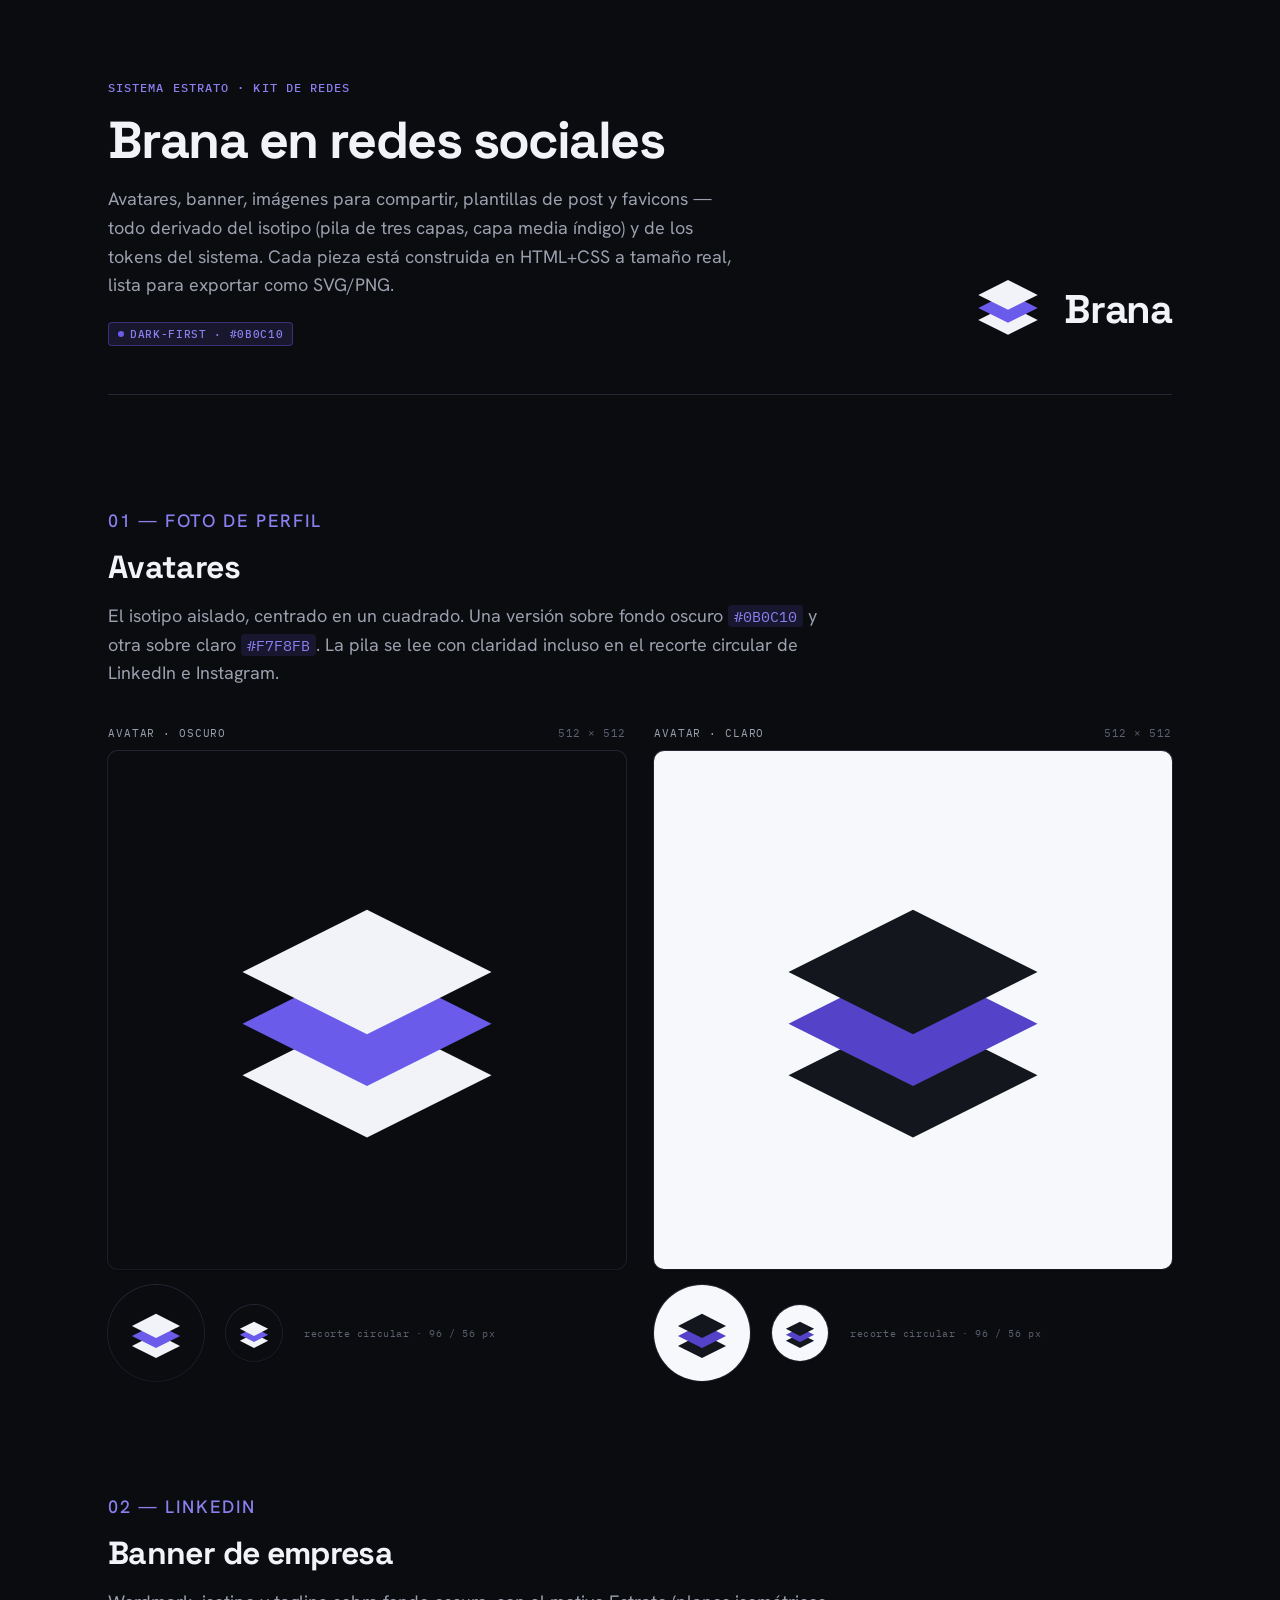
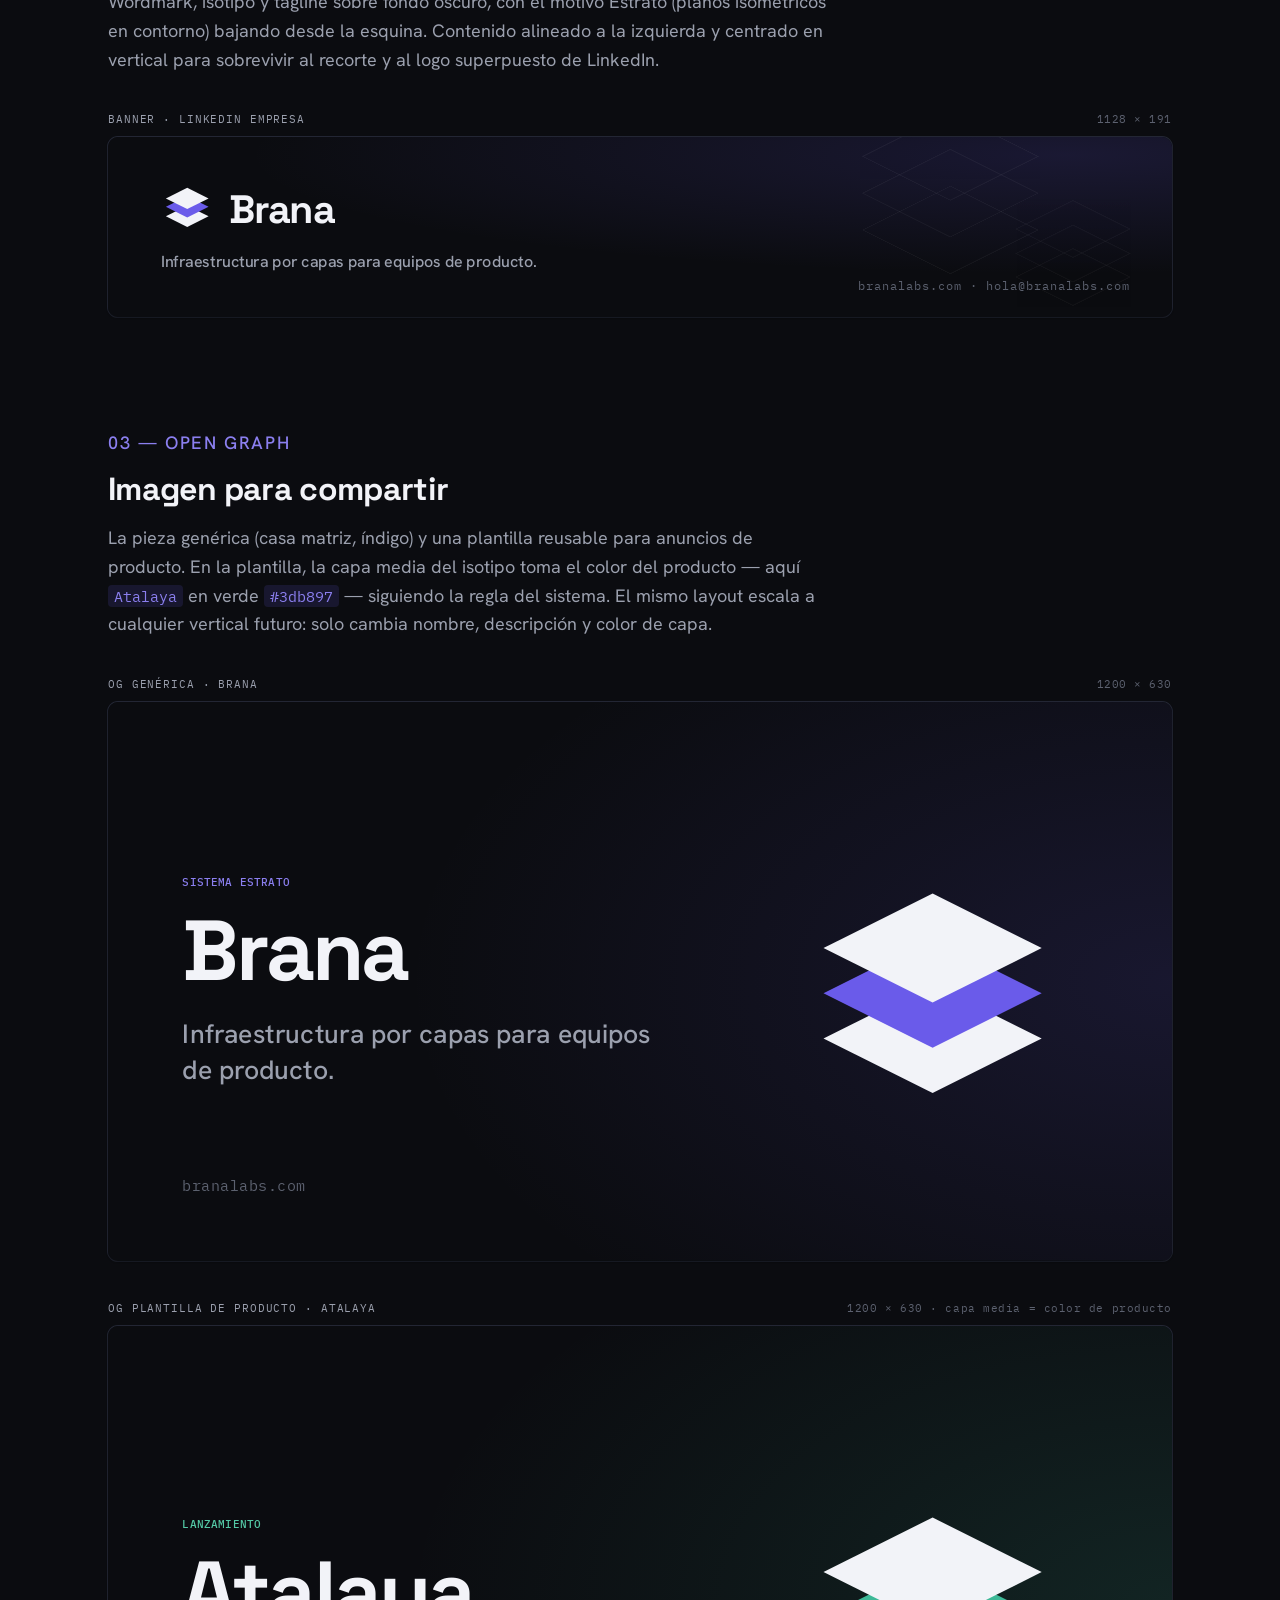
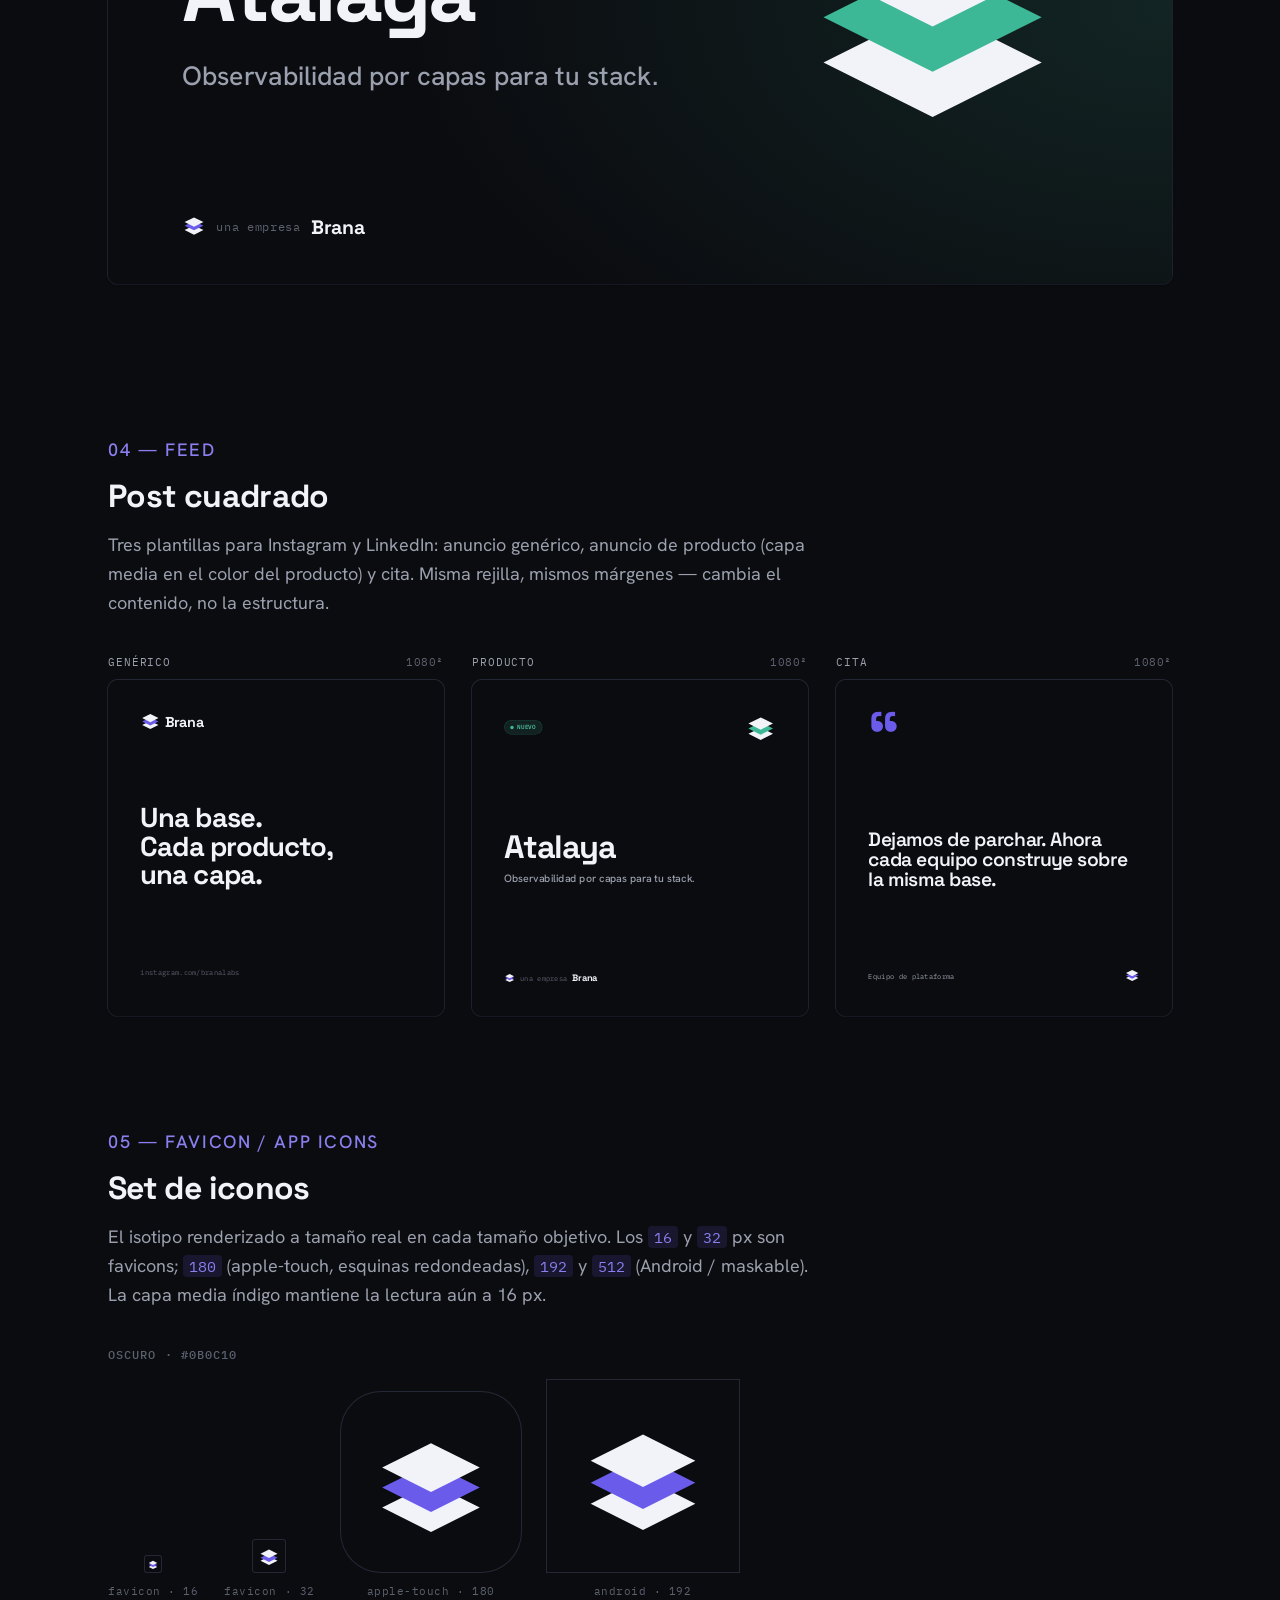
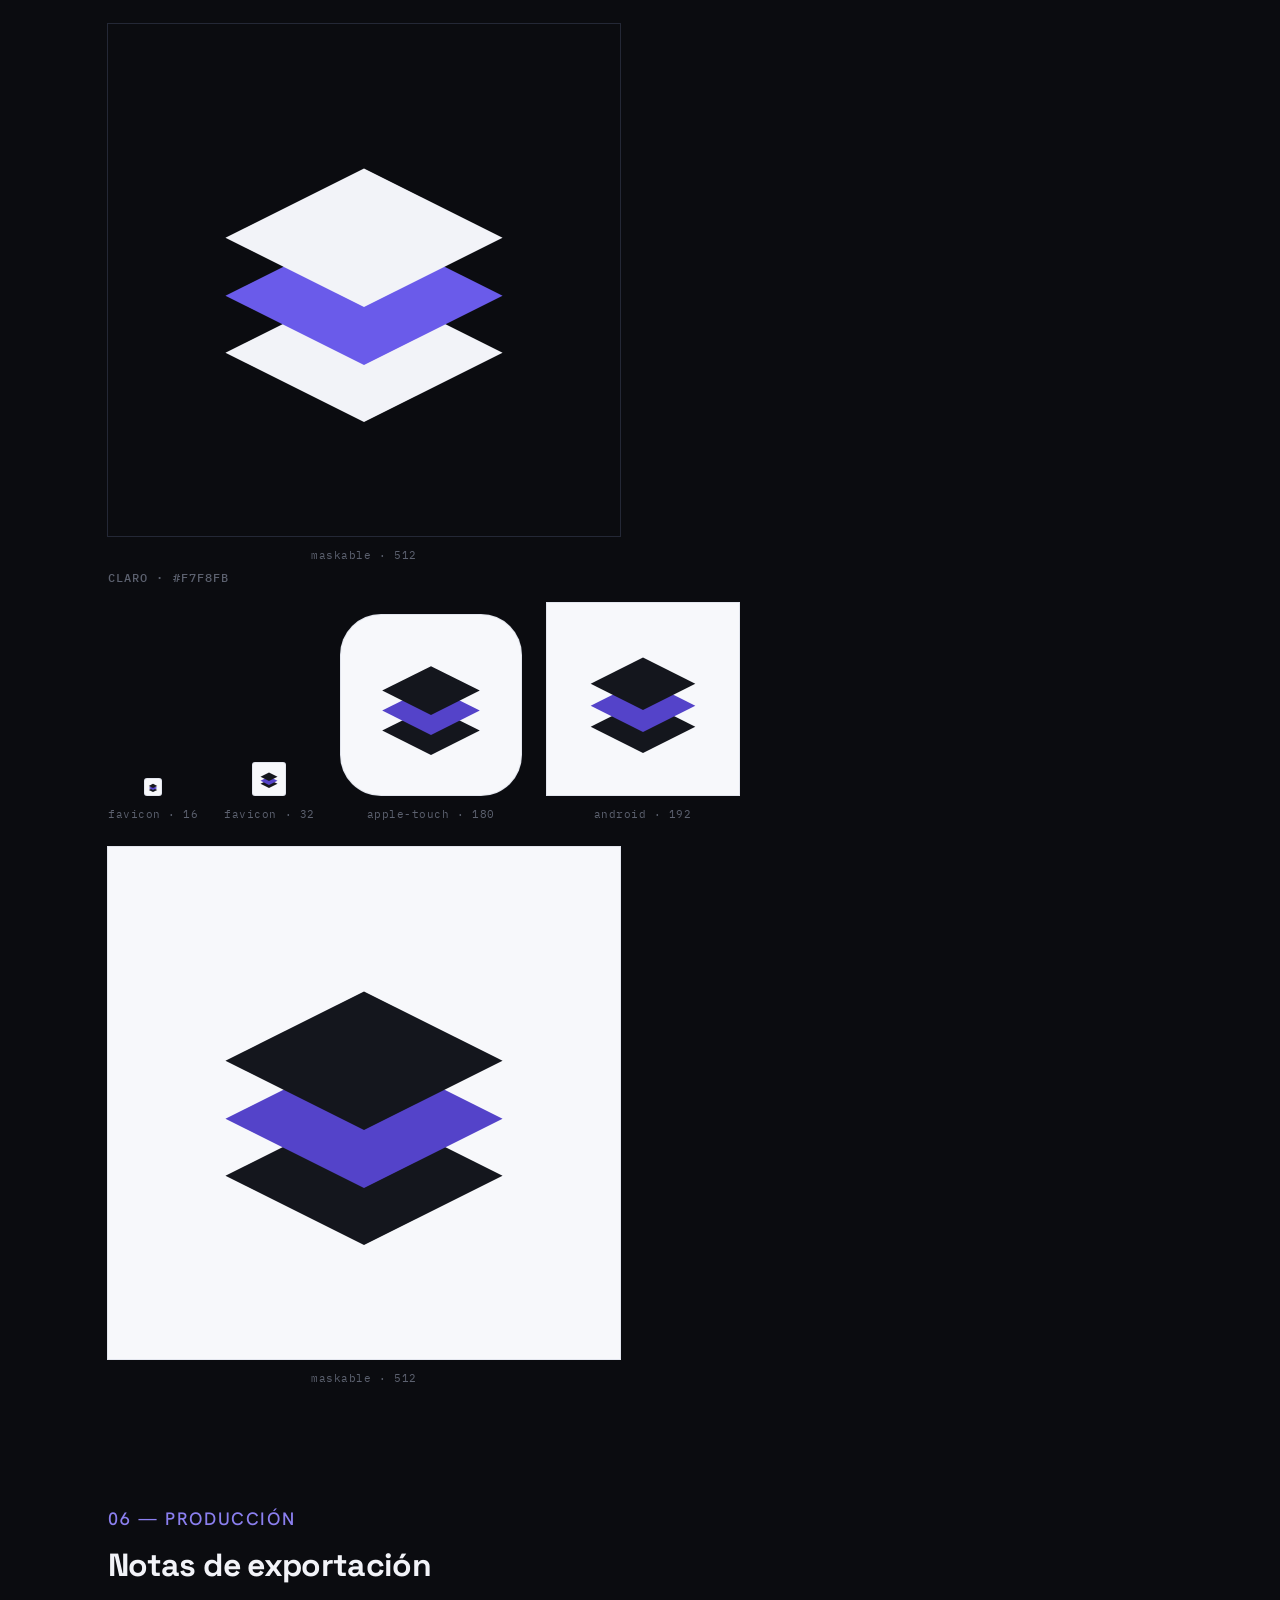
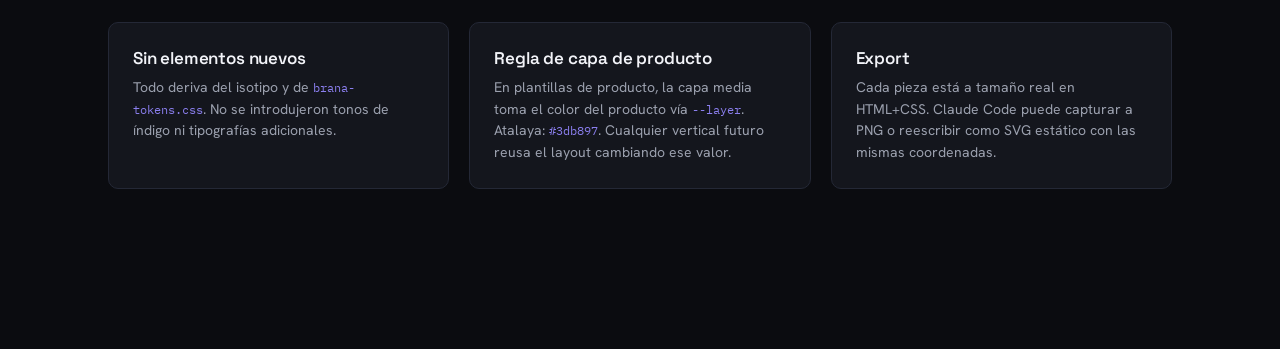
<file: branding/brana-social-design/Brana Social Kit.html>
<!doctype html>
<html lang="es">
<head>
<meta charset="utf-8">
<meta name="viewport" content="width=device-width, initial-scale=1">
<title>Brana — Kit de redes · Estrato</title>
<link rel="preconnect" href="https://fonts.googleapis.com">
<link rel="preconnect" href="https://fonts.gstatic.com" crossorigin>
<link href="https://fonts.googleapis.com/css2?family=Space+Grotesk:wght@500;600;700&family=Hanken+Grotesk:wght@400;500;600;700;800&family=IBM+Plex+Mono:wght@400;500&display=swap" rel="stylesheet">
<link rel="stylesheet" href="css/brana-tokens.css">
<link rel="stylesheet" href="css/brana-ui.css">
<style>
  * { box-sizing: border-box; }
  html, body { margin: 0; background: var(--bg); }
  body { font-family: var(--font-body); color: var(--text); -webkit-font-smoothing: antialiased; }
  ::selection { background: var(--accent-soft); }

  .wrap { max-width: 1160px; margin: 0 auto; padding: 0 48px 160px; }

  /* ---------- header ---------- */
  header.top {
    padding: 80px 0 48px; border-bottom: 1px solid var(--border);
    display: grid; grid-template-columns: 1fr auto; gap: 40px; align-items: end;
  }
  header.top .lede { max-width: 640px; }
  header.top .kicker { color: var(--accent-hover); margin: 0 0 18px; }
  header.top h1 { font-family: var(--font-display); font-weight: 700; font-size: 52px; line-height: 1.04; letter-spacing: -0.03em; margin: 0; }
  header.top p { margin: 18px 0 0; }
  header.top .badge { margin-top: 22px; }
  .head-mark { display: flex; align-items: center; gap: 20px; }
  .head-mark .wm { font-size: 40px; }

  /* ---------- sections ---------- */
  section { padding-top: 96px; }
  .sec-head { max-width: 720px; margin-bottom: 38px; }
  .kicker { font-family: var(--font-mono); font-size: 12px; letter-spacing: 0.09em; text-transform: uppercase; font-weight: 500; margin: 0; }
  .sec-head .kicker { color: var(--accent-hover); margin-bottom: 14px; }
  .sec-head h2 { font-family: var(--font-display); font-weight: 700; font-size: 32px; line-height: 1.12; letter-spacing: -0.02em; margin: 0; }
  .sec-head p { font-family: var(--font-body); font-size: 18px; line-height: 1.6; color: var(--text-2); margin: 16px 0 0; }
  .sec-head code { font-family: var(--font-mono); font-size: 0.85em; color: var(--accent-hover); background: var(--accent-soft); padding: 1px 6px; border-radius: 4px; }

  /* ---------- specimen scaffolding ---------- */
  .cap { display: flex; justify-content: space-between; align-items: baseline; gap: 16px; margin: 0 0 11px; }
  .cap .name { font-family: var(--font-mono); font-size: 11px; letter-spacing: 0.08em; text-transform: uppercase; color: var(--text-2); }
  .cap .dim { font-family: var(--font-mono); font-size: 11px; letter-spacing: 0.05em; color: var(--text-3); }
  .frame { position: relative; width: 100%; border-radius: var(--r-lg); overflow: hidden; box-shadow: var(--e1); }
  .art { position: absolute; top: 0; left: 0; transform-origin: top left; overflow: hidden; }
  .stack-row { margin-bottom: 40px; }
  .grid { display: grid; gap: 28px; }
  .g2 { grid-template-columns: minmax(0,1fr) minmax(0,1fr); }
  .g3 { grid-template-columns: minmax(0,1fr) minmax(0,1fr) minmax(0,1fr); }

  /* ---------- isotipo helpers ---------- */
  /* product templates: middle layer = product color */
  .stack i.a { background: var(--layer, var(--accent)); }
  .iso-c { display: flex; align-items: center; justify-content: center; }
  .iso-c .stack { transform: translateY(calc(var(--s) * 0.085)); }

  /* faint background motif */
  .motif { position: absolute; inset: 0; overflow: hidden; pointer-events: none; }
  .motif .stack i { background: transparent; box-shadow: inset 0 0 0 1.5px rgba(255,255,255,0.06); }

  /* ===== AVATAR ===== */
  .av { display: flex; align-items: center; justify-content: center; }
  .av-dark { background: #0B0C10; }
  .av-light { background: #F7F8FB; }
  .crop-row { display: flex; align-items: center; gap: 22px; margin-top: 16px; }
  .crop { border-radius: 50%; overflow: hidden; position: relative; box-shadow: var(--e1); flex-shrink: 0; }
  .crop > div { position: absolute; inset: 0; display: flex; align-items: center; justify-content: center; }
  .crop-cap { font-family: var(--font-mono); font-size: 10px; letter-spacing: 0.06em; color: var(--text-3); }

  /* ===== BANNER ===== */
  .banner { background: #0B0C10; position: relative;
    background-image: radial-gradient(140% 120% at 90% 10%, rgba(106,91,234,0.16), transparent 55%); }
  .banner-inner { position: absolute; left: 56px; top: 50%; transform: translateY(-50%); }
  .lockup { display: flex; align-items: center; gap: 16px; }
  .lockup .wm { line-height: 1; }
  .banner-tag { font-family: var(--font-body); font-size: 17px; font-weight: 500; color: var(--text-2); margin: 16px 0 0; max-width: 540px; }
  .banner-meta { position: absolute; right: 44px; bottom: 26px; font-family: var(--font-mono); font-size: 12.5px; letter-spacing: 0.04em; color: var(--text-3); }

  /* ===== OG ===== */
  .og { position: relative; background: #0B0C10; display: grid; grid-template-columns: 1.25fr 0.75fr; align-items: center; padding: 0 84px; gap: 40px;
    background-image: radial-gradient(120% 130% at 100% 50%, rgba(106,91,234,0.14), transparent 60%); }
  .og.og-prod { background-image: radial-gradient(120% 130% at 100% 50%, rgba(61,184,151,0.14), transparent 60%); }
  .og-text .kicker { color: var(--accent-hover); margin: 0 0 22px; }
  .og.og-prod .og-text .kicker { color: #54c9a6; }
  .og-text h2 { font-family: var(--font-display); font-weight: 700; font-size: 96px; line-height: 0.98; letter-spacing: -0.035em; margin: 0; color: var(--text); }
  .og-text .tag { font-family: var(--font-body); font-size: 30px; line-height: 1.32; font-weight: 500; color: var(--text-2); margin: 28px 0 0; max-width: 560px; }
  .og-url { position: absolute; left: 84px; bottom: 56px; font-family: var(--font-mono); font-size: 17px; letter-spacing: 0.04em; color: var(--text-3); }
  .og-endorse { position: absolute; left: 84px; bottom: 52px; display: flex; align-items: center; gap: 12px; }
  .og-endorse .wm { font-size: 22px; }
  .og-endorse .by { font-family: var(--font-mono); font-size: 13px; letter-spacing: 0.05em; color: var(--text-3); }

  /* ===== POST 1080 ===== */
  .post { position: relative; background: #0B0C10; padding: 104px; display: flex; flex-direction: column; }
  .post-top { display: flex; align-items: center; justify-content: space-between; }
  .post .wm { line-height: 1; }
  .post-statement { font-family: var(--font-display); font-weight: 700; letter-spacing: -0.03em; line-height: 1.04; color: var(--text); margin: 0; }
  .post-foot { font-family: var(--font-mono); font-size: 22px; letter-spacing: 0.04em; color: var(--text-3); }
  .post-quote-mark { font-family: var(--font-display); font-weight: 700; color: var(--accent); font-size: 200px; line-height: 0.7; height: 120px; }
  .pill { display: inline-flex; align-items: center; gap: 10px; font-family: var(--font-mono); font-size: 19px; letter-spacing: 0.08em; text-transform: uppercase; font-weight: 500;
    padding: 10px 18px; border-radius: var(--r-full); }
  .pill-prod { background: rgba(61,184,151,0.13); color: #54c9a6; border: 1px solid rgba(61,184,151,0.4); }
  .pill-prod::before { content:''; width: 11px; height: 11px; border-radius: 50%; background: #3db897; }

  /* ===== FAVICON ===== */
  .ico-set { display: flex; align-items: flex-end; gap: 26px; flex-wrap: wrap; }
  .ico { display: flex; flex-direction: column; align-items: center; gap: 12px; }
  .ico .tile { display: flex; align-items: center; justify-content: center; flex-shrink: 0; box-shadow: 0 0 0 1px var(--border); }
  .ico .tile.dk { background: #0B0C10; }
  .ico .tile.lt { background: #F7F8FB; }
  .ico .lab { font-family: var(--font-mono); font-size: 10.5px; letter-spacing: 0.05em; color: var(--text-3); }
  .ico-block { margin-bottom: 8px; }
  .ico-block .kicker { color: var(--text-3); margin: 0 0 18px; }

  /* ---------- usage notes ---------- */
  .notes { display: grid; grid-template-columns: repeat(3, 1fr); gap: 20px; margin-top: 8px; }
  .note { background: var(--surface); border: 1px solid var(--border); border-radius: var(--r-lg); padding: 24px; }
  .note h4 { font-family: var(--font-display); font-weight: 600; font-size: 17px; letter-spacing: -0.01em; margin: 0 0 8px; color: var(--text); }
  .note p { font-family: var(--font-body); font-size: 14px; line-height: 1.55; color: var(--text-2); margin: 0; }
  .note code { font-family: var(--font-mono); font-size: 12px; color: var(--accent-hover); }

  @media (max-width: 900px) {
    .wrap { padding: 0 24px 100px; }
    .g2 { grid-template-columns: 1fr; }
    .notes { grid-template-columns: 1fr; }
    header.top { grid-template-columns: 1fr; }
  }
</style>
</head>
<body>
<div class="wrap">

  <!-- ================= HEADER ================= -->
  <header class="top">
    <div class="lede">
      <p class="kicker t-label">Sistema Estrato · Kit de redes</p>
      <h1>Brana en redes sociales</h1>
      <p class="t-body-lg">Avatares, banner, imágenes para compartir, plantillas de post y favicons — todo derivado del isotipo (pila de tres capas, capa media índigo) y de los tokens del sistema. Cada pieza está construida en HTML+CSS a tamaño real, lista para exportar como SVG/PNG.</p>
      <span class="badge badge-accent">Dark-first · #0B0C10</span>
    </div>
    <div class="head-mark">
      <span class="stack" style="--s:72px"><i></i><i class="a"></i><i></i></span>
      <span class="wm">Brana</span>
    </div>
  </header>

  <!-- ================= 1 · AVATARES ================= -->
  <section id="avatares">
    <div class="sec-head">
      <p class="kicker">01 — Foto de perfil</p>
      <h2>Avatares</h2>
      <p>El isotipo aislado, centrado en un cuadrado. Una versión sobre fondo oscuro <code>#0B0C10</code> y otra sobre claro <code>#F7F8FB</code>. La pila se lee con claridad incluso en el recorte circular de LinkedIn e Instagram.</p>
    </div>
    <div class="grid g2">
      <div>
        <div class="cap"><span class="name">Avatar · oscuro</span><span class="dim">512 × 512</span></div>
        <div class="frame"><div class="art av av-dark iso-c" data-art data-w="512" data-h="512">
          <span class="stack" style="--s:300px"><i></i><i class="a"></i><i></i></span>
        </div></div>
        <div class="crop-row">
          <div class="crop" style="width:96px;height:96px"><div class="av-dark iso-c"><span class="stack" style="--s:58px"><i></i><i class="a"></i><i></i></span></div></div>
          <div class="crop" style="width:56px;height:56px"><div class="av-dark iso-c"><span class="stack" style="--s:34px"><i></i><i class="a"></i><i></i></span></div></div>
          <span class="crop-cap">recorte circular · 96 / 56 px</span>
        </div>
      </div>
      <div>
        <div class="cap"><span class="name">Avatar · claro</span><span class="dim">512 × 512</span></div>
        <div class="frame"><div class="art av av-light iso-c" data-art data-w="512" data-h="512" data-theme="light">
          <span class="stack stack-light" style="--s:300px"><i></i><i class="a"></i><i></i></span>
        </div></div>
        <div class="crop-row">
          <div class="crop" style="width:96px;height:96px"><div class="av-light iso-c" data-theme="light"><span class="stack stack-light" style="--s:58px"><i></i><i class="a"></i><i></i></span></div></div>
          <div class="crop" style="width:56px;height:56px"><div class="av-light iso-c" data-theme="light"><span class="stack stack-light" style="--s:34px"><i></i><i class="a"></i><i></i></span></div></div>
          <span class="crop-cap">recorte circular · 96 / 56 px</span>
        </div>
      </div>
    </div>
  </section>

  <!-- ================= 2 · BANNER LINKEDIN ================= -->
  <section id="banner">
    <div class="sec-head">
      <p class="kicker">02 — LinkedIn</p>
      <h2>Banner de empresa</h2>
      <p>Wordmark, isotipo y tagline sobre fondo oscuro, con el motivo Estrato (planos isométricos en contorno) bajando desde la esquina. Contenido alineado a la izquierda y centrado en vertical para sobrevivir al recorte y al logo superpuesto de LinkedIn.</p>
    </div>
    <div class="cap"><span class="name">Banner · LinkedIn empresa</span><span class="dim">1128 × 191</span></div>
    <div class="frame"><div class="art banner" data-art data-w="1128" data-h="191">
      <div class="motif">
        <span class="stack" style="--s:230px;position:absolute;right:120px;top:-46px;opacity:.9"><i></i><i></i><i></i></span>
        <span class="stack" style="--s:150px;position:absolute;right:30px;top:54px;opacity:.7"><i></i><i></i><i></i></span>
      </div>
      <div class="banner-inner">
        <div class="lockup">
          <span class="stack" style="--s:56px"><i></i><i class="a"></i><i></i></span>
          <span class="wm" style="font-size:42px">Brana</span>
        </div>
        <p class="banner-tag">Infraestructura por capas para equipos de producto.</p>
      </div>
      <div class="banner-meta">branalabs.com · hola@branalabs.com</div>
    </div></div>
  </section>

  <!-- ================= 3 · OG / SOCIAL SHARE ================= -->
  <section id="og">
    <div class="sec-head">
      <p class="kicker">03 — Open Graph</p>
      <h2>Imagen para compartir</h2>
      <p>La pieza genérica (casa matriz, índigo) y una plantilla reusable para anuncios de producto. En la plantilla, la capa media del isotipo toma el color del producto — aquí <code>Atalaya</code> en verde <code>#3db897</code> — siguiendo la regla del sistema. El mismo layout escala a cualquier vertical futuro: solo cambia nombre, descripción y color de capa.</p>
    </div>

    <div class="stack-row">
      <div class="cap"><span class="name">OG genérica · Brana</span><span class="dim">1200 × 630</span></div>
      <div class="frame"><div class="art og" data-art data-w="1200" data-h="630">
        <div class="og-text">
          <p class="kicker">Sistema Estrato</p>
          <h2>Brana</h2>
          <p class="tag">Infraestructura por capas para equipos de producto.</p>
        </div>
        <div class="iso-c"><span class="stack" style="--s:300px"><i></i><i class="a"></i><i></i></span></div>
        <p class="og-url">branalabs.com</p>
      </div></div>
    </div>

    <div class="stack-row">
      <div class="cap"><span class="name">OG plantilla de producto · Atalaya</span><span class="dim">1200 × 630 · capa media = color de producto</span></div>
      <div class="frame"><div class="art og og-prod" data-art data-w="1200" data-h="630">
        <div class="og-text">
          <p class="kicker">Lanzamiento</p>
          <h2>Atalaya</h2>
          <p class="tag">Observabilidad por capas para tu stack.</p>
        </div>
        <div class="iso-c"><span class="stack" style="--s:300px;--layer:#3db897"><i></i><i class="a"></i><i></i></span></div>
        <div class="og-endorse">
          <span class="stack" style="--s:26px"><i></i><i class="a"></i><i></i></span>
          <span class="by">una empresa</span><span class="wm" style="font-size:22px">Brana</span>
        </div>
      </div></div>
    </div>
  </section>

  <!-- ================= 4 · POST CUADRADO ================= -->
  <section id="post">
    <div class="sec-head">
      <p class="kicker">04 — Feed</p>
      <h2>Post cuadrado</h2>
      <p>Tres plantillas para Instagram y LinkedIn: anuncio genérico, anuncio de producto (capa media en el color del producto) y cita. Misma rejilla, mismos márgenes — cambia el contenido, no la estructura.</p>
    </div>
    <div class="grid g3">
      <!-- genérico -->
      <div>
        <div class="cap"><span class="name">Genérico</span><span class="dim">1080²</span></div>
        <div class="frame"><div class="art post" data-art data-w="1080" data-h="1080">
          <div class="post-top">
            <div class="lockup"><span class="stack" style="--s:64px"><i></i><i class="a"></i><i></i></span><span class="wm" style="font-size:46px">Brana</span></div>
          </div>
          <div style="flex:1;display:flex;align-items:center">
            <p class="post-statement" style="font-size:88px">Una base.<br>Cada producto,<br>una capa.</p>
          </div>
          <p class="post-foot">instagram.com/branalabs</p>
        </div></div>
      </div>
      <!-- producto -->
      <div>
        <div class="cap"><span class="name">Producto</span><span class="dim">1080²</span></div>
        <div class="frame"><div class="art post" data-art data-w="1080" data-h="1080">
          <div class="post-top">
            <span class="pill pill-prod">Nuevo</span>
            <span class="iso-c"><span class="stack" style="--s:96px;--layer:#3db897"><i></i><i class="a"></i><i></i></span></span>
          </div>
          <div style="flex:1;display:flex;flex-direction:column;justify-content:center;gap:24px">
            <p class="post-statement" style="font-size:104px;color:var(--text)">Atalaya</p>
            <p style="font-family:var(--font-body);font-size:34px;line-height:1.35;font-weight:500;color:var(--text-2);margin:0;max-width:760px">Observabilidad por capas para tu stack.</p>
          </div>
          <div class="lockup"><span class="stack" style="--s:34px"><i></i><i class="a"></i><i></i></span><span class="post-foot" style="color:var(--text-3)">una empresa</span><span class="wm" style="font-size:30px">Brana</span></div>
        </div></div>
      </div>
      <!-- cita -->
      <div>
        <div class="cap"><span class="name">Cita</span><span class="dim">1080²</span></div>
        <div class="frame"><div class="art post" data-art data-w="1080" data-h="1080">
          <div class="post-quote-mark">&ldquo;</div>
          <div style="flex:1;display:flex;align-items:center">
            <p class="post-statement" style="font-size:62px;font-weight:600">Dejamos de parchar. Ahora cada equipo construye sobre la misma base.</p>
          </div>
          <div class="lockup" style="justify-content:space-between">
            <span class="post-foot" style="color:var(--text-2);font-size:22px">Equipo de plataforma</span>
            <span class="stack" style="--s:48px"><i></i><i class="a"></i><i></i></span>
          </div>
        </div></div>
      </div>
    </div>
  </section>

  <!-- ================= 5 · FAVICON / APP ICONS ================= -->
  <section id="favicon">
    <div class="sec-head">
      <p class="kicker">05 — Favicon / app icons</p>
      <h2>Set de iconos</h2>
      <p>El isotipo renderizado a tamaño real en cada tamaño objetivo. Los <code>16</code> y <code>32</code> px son favicons; <code>180</code> (apple-touch, esquinas redondeadas), <code>192</code> y <code>512</code> (Android / maskable). La capa media índigo mantiene la lectura aún a 16 px.</p>
    </div>

    <div class="ico-block">
      <p class="kicker">Oscuro · #0B0C10</p>
      <div class="ico-set" id="ico-dark"></div>
    </div>
    <div class="ico-block">
      <p class="kicker">Claro · #F7F8FB</p>
      <div class="ico-set" id="ico-light"></div>
    </div>
  </section>

  <!-- ================= NOTAS DE USO ================= -->
  <section id="notas">
    <div class="sec-head">
      <p class="kicker">06 — Producción</p>
      <h2>Notas de exportación</h2>
    </div>
    <div class="notes">
      <div class="note">
        <h4>Sin elementos nuevos</h4>
        <p>Todo deriva del isotipo y de <code>brana-tokens.css</code>. No se introdujeron tonos de índigo ni tipografías adicionales.</p>
      </div>
      <div class="note">
        <h4>Regla de capa de producto</h4>
        <p>En plantillas de producto, la capa media toma el color del producto vía <code>--layer</code>. Atalaya: <code>#3db897</code>. Cualquier vertical futuro reusa el layout cambiando ese valor.</p>
      </div>
      <div class="note">
        <h4>Export</h4>
        <p>Cada pieza está a tamaño real en HTML+CSS. Claude Code puede capturar a PNG o reescribir como SVG estático con las mismas coordenadas.</p>
      </div>
    </div>
  </section>

</div>

<script>
  // ---- build favicon / app-icon sets ----
  const sizes = [
    { px: 16,  r: 0,  lab: 'favicon · 16' },
    { px: 32,  r: 0,  lab: 'favicon · 32' },
    { px: 180, r: 40, lab: 'apple-touch · 180' },
    { px: 192, r: 0,  lab: 'android · 192' },
    { px: 512, r: 0,  lab: 'maskable · 512' },
  ];
  function buildIcons(host, theme) {
    sizes.forEach(s => {
      const ico = document.createElement('div');
      ico.className = 'ico';
      const tile = document.createElement('div');
      tile.className = 'tile iso-c ' + (theme === 'light' ? 'lt' : 'dk');
      tile.style.width = s.px + 'px';
      tile.style.height = s.px + 'px';
      tile.style.borderRadius = s.r ? (s.r/180*s.px) + 'px' : (s.px <= 32 ? '2px' : '0');
      if (theme === 'light') tile.setAttribute('data-theme', 'light');
      const stk = document.createElement('span');
      stk.className = 'stack' + (theme === 'light' ? ' stack-light' : '');
      stk.style.setProperty('--s', Math.round(s.px * 0.66) + 'px');
      stk.innerHTML = '<i></i><i class="a"></i><i></i>';
      tile.appendChild(stk);
      const lab = document.createElement('div');
      lab.className = 'lab';
      lab.textContent = s.lab;
      ico.appendChild(tile);
      ico.appendChild(lab);
      host.appendChild(ico);
    });
  }
  buildIcons(document.getElementById('ico-dark'), 'dark');
  buildIcons(document.getElementById('ico-light'), 'light');

  // ---- scale real-size artboards to fit their column ----
  function fitArt() {
    document.querySelectorAll('[data-art]').forEach(art => {
      const w = +art.dataset.w, h = +art.dataset.h;
      const wrap = art.parentElement;
      const avail = wrap.clientWidth;
      const scale = avail / w;
      art.style.width = w + 'px';
      art.style.height = h + 'px';
      art.style.transform = 'scale(' + scale + ')';
      wrap.style.height = (h * scale) + 'px';
    });
  }
  fitArt();
  window.addEventListener('resize', fitArt);
  window.addEventListener('load', fitArt);
  if (document.fonts && document.fonts.ready) document.fonts.ready.then(fitArt);
</script>
</body>
</html>
</file>
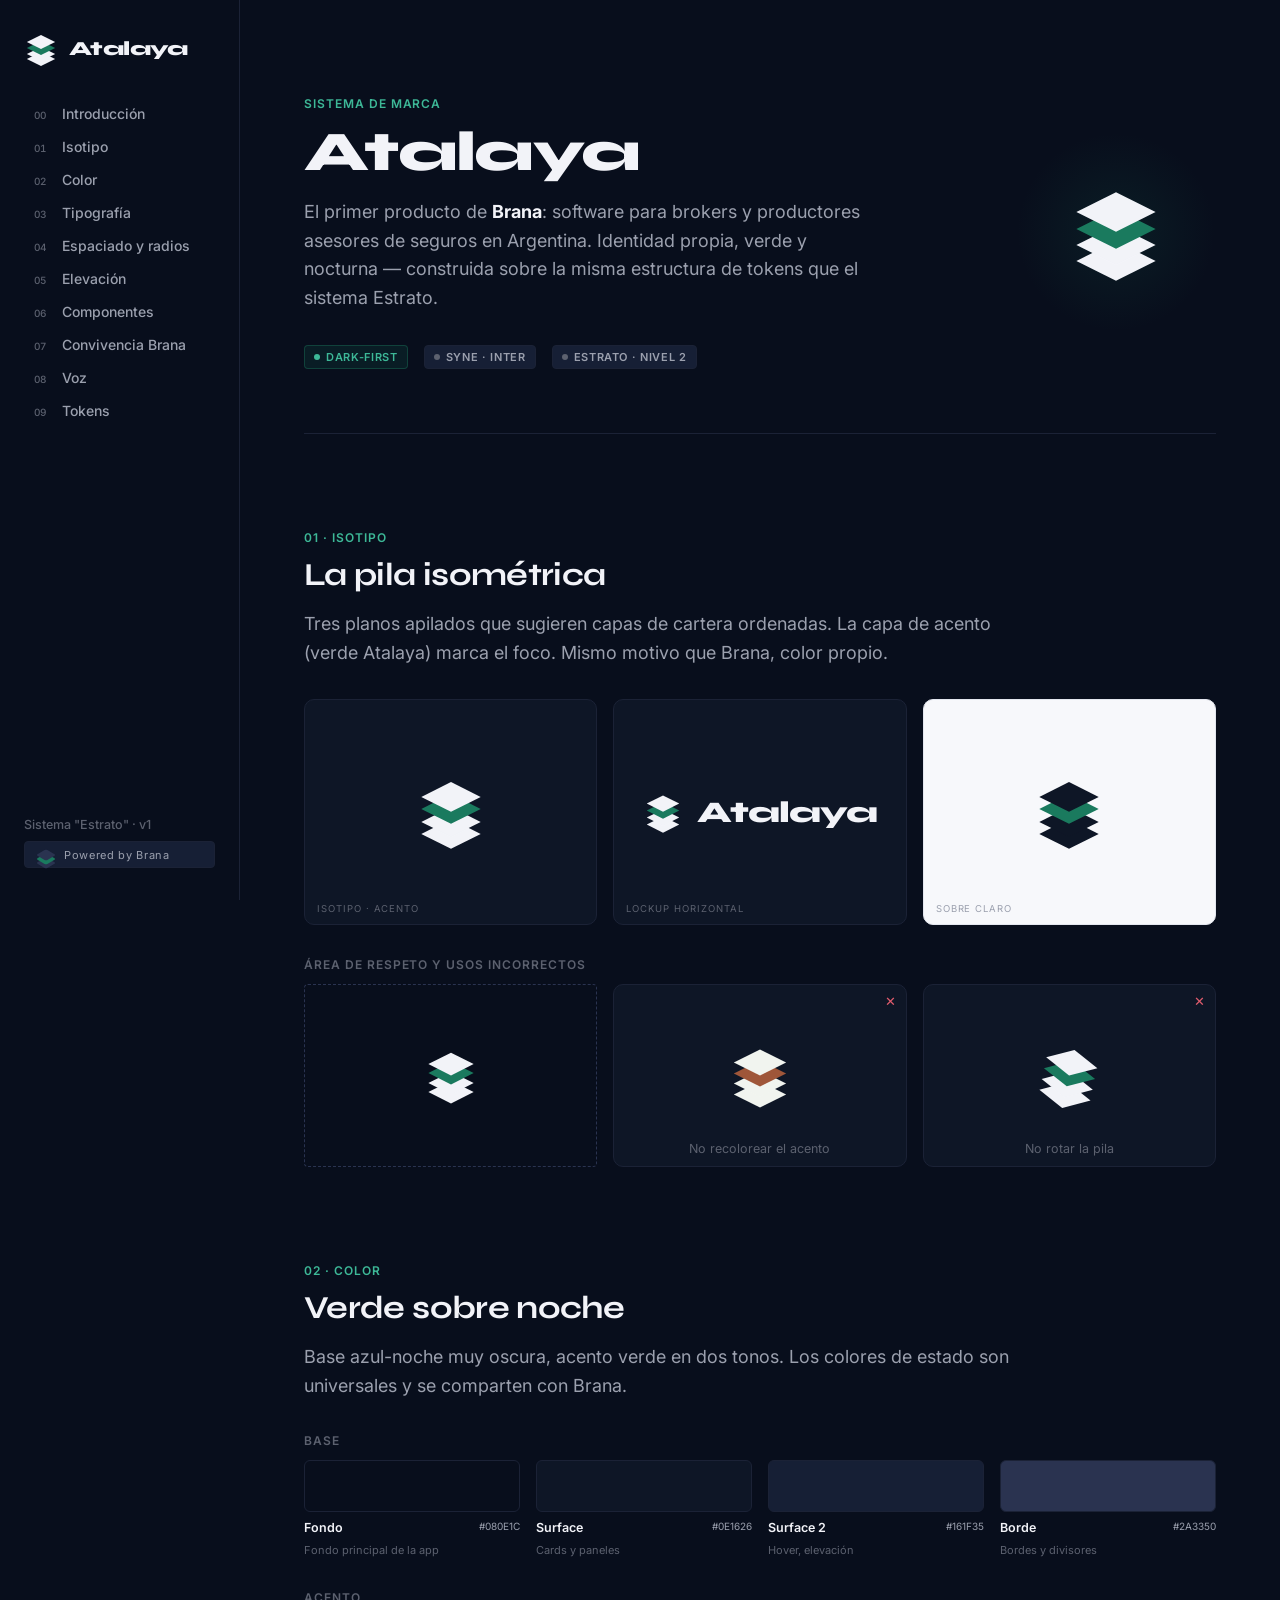
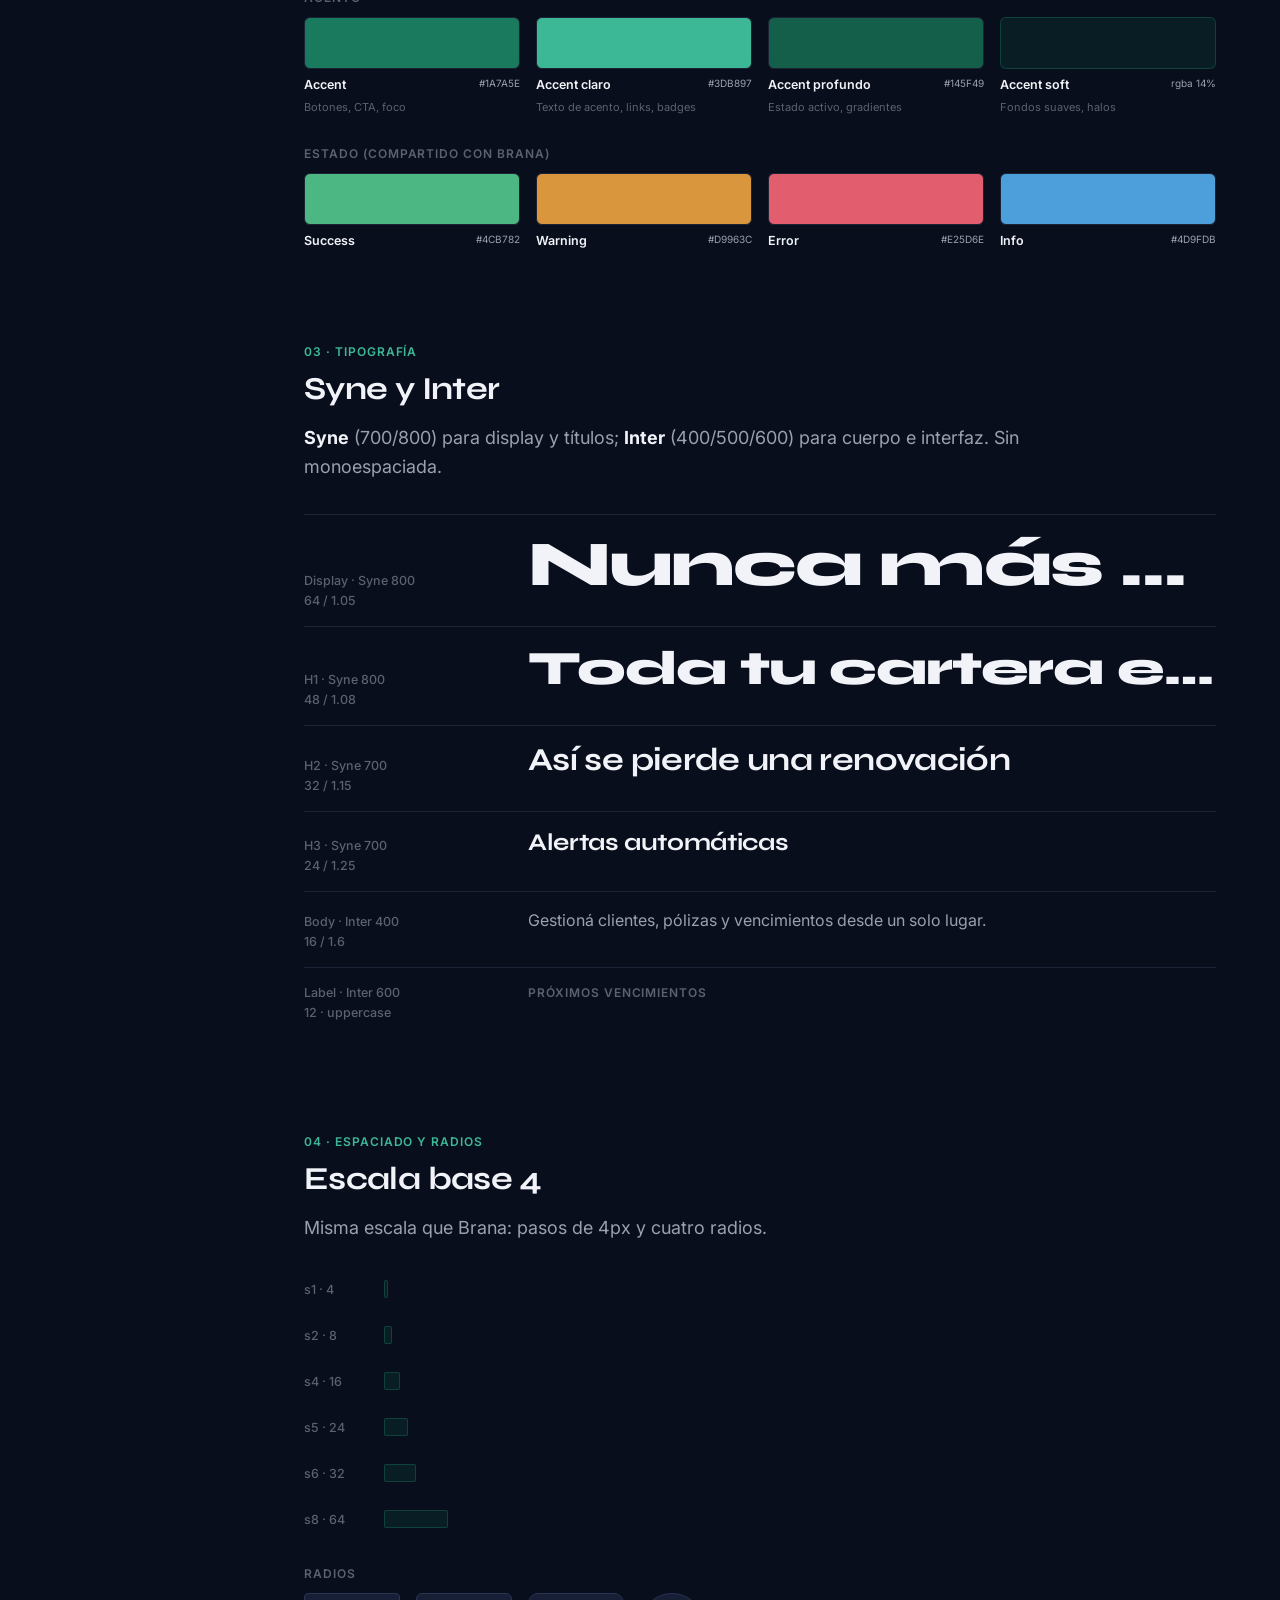
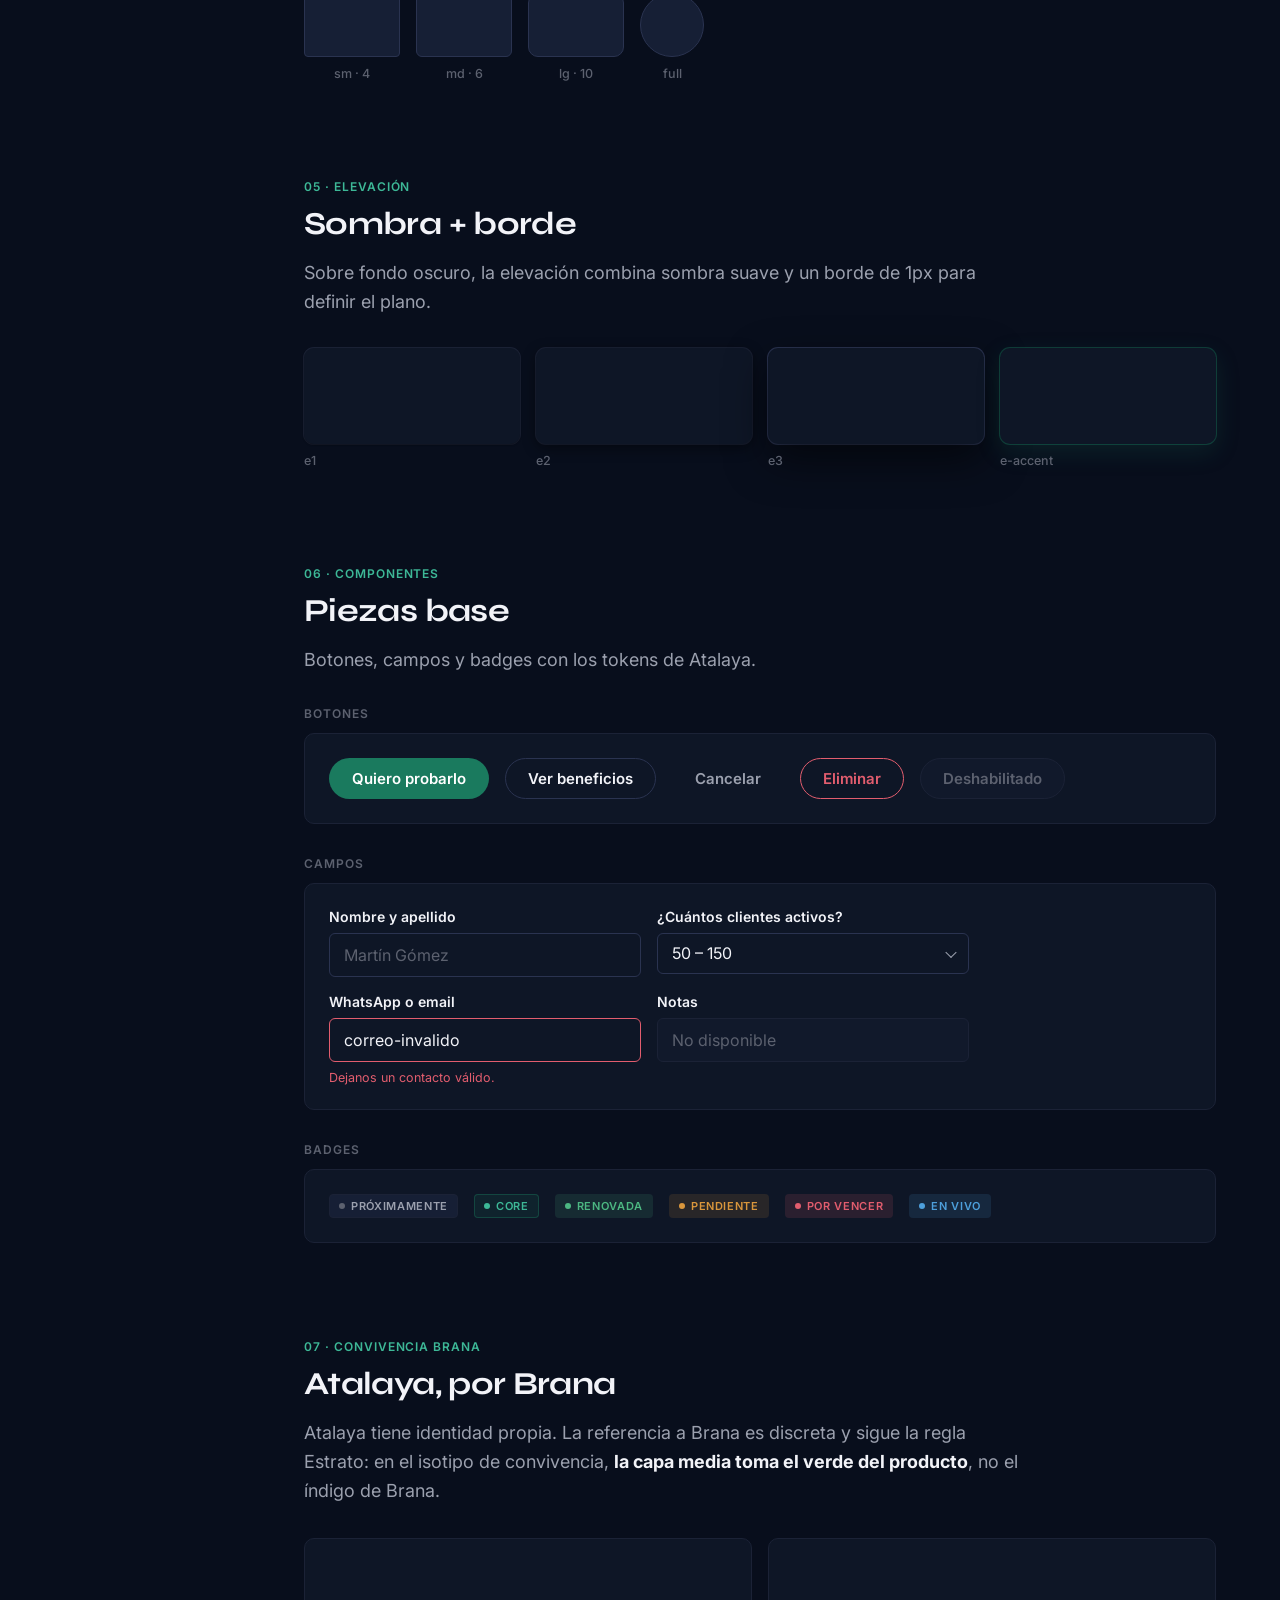
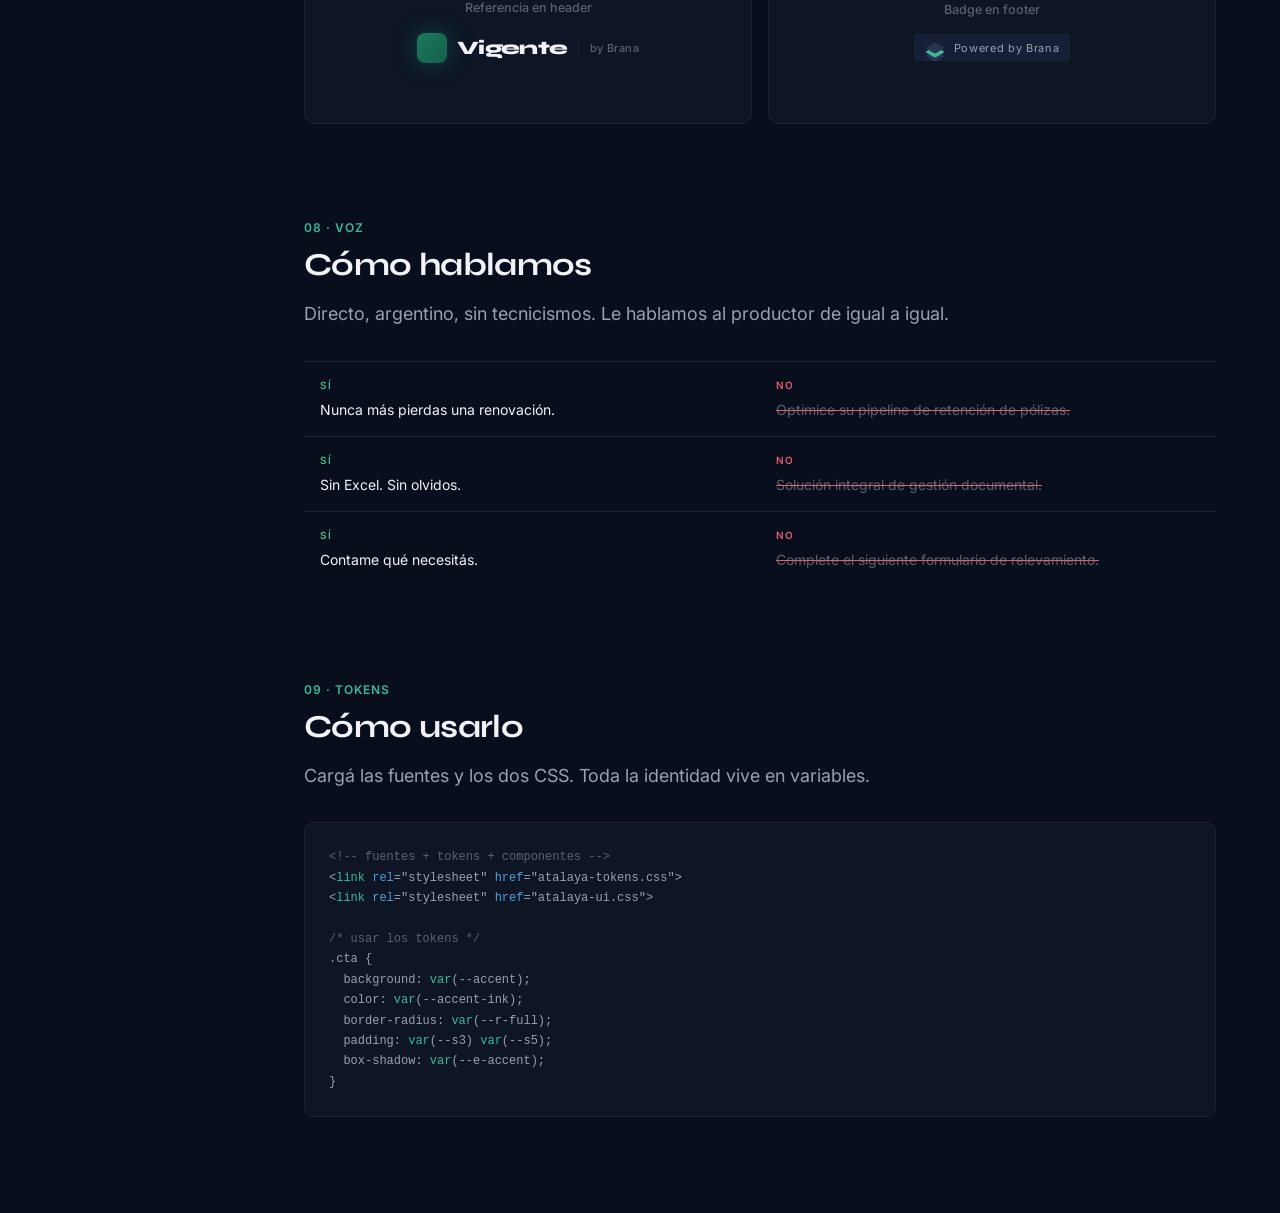
<file: branding/atalaya-sistema-de-marca/atalaya/atalaya-guidelines.html>
<!DOCTYPE html>
<html lang="es-AR">
<head>
<meta charset="UTF-8">
<meta name="viewport" content="width=device-width, initial-scale=1.0">
<meta name="theme-color" content="#080E1C">
<title>Atalaya — Sistema de marca</title>
<link rel="preconnect" href="https://fonts.googleapis.com">
<link rel="preconnect" href="https://fonts.gstatic.com" crossorigin>
<link href="https://fonts.googleapis.com/css2?family=Syne:wght@700;800&family=Inter:wght@400;500;600&display=swap" rel="stylesheet">
<link rel="stylesheet" href="atalaya-tokens.css">
<link rel="stylesheet" href="atalaya-ui.css">
<link rel="stylesheet" href="guidelines.css">
</head>
<body>

<!-- SIDEBAR -->
<aside class="side">
  <div class="side-brand">
    <span class="stack" aria-hidden="true" style="--s:34px"><i></i><i class="a"></i><i></i><i></i></span>
    <span class="wm">Atalaya</span>
  </div>
  <nav class="side-nav">
    <a href="#intro"><span class="n">00</span> Introducción</a>
    <a href="#logo"><span class="n">01</span> Isotipo</a>
    <a href="#color"><span class="n">02</span> Color</a>
    <a href="#type"><span class="n">03</span> Tipografía</a>
    <a href="#space"><span class="n">04</span> Espaciado y radios</a>
    <a href="#elev"><span class="n">05</span> Elevación</a>
    <a href="#components"><span class="n">06</span> Componentes</a>
    <a href="#convivencia"><span class="n">07</span> Convivencia Brana</a>
    <a href="#voice"><span class="n">08</span> Voz</a>
    <a href="#tokens"><span class="n">09</span> Tokens</a>
  </nav>
  <div class="side-meta">
    <p class="t-caption">Sistema "Estrato" · v1</p>
    <span class="pwr"><span class="stack" aria-hidden="true" style="--s:14px; width:21px; height:15px;"><i style="width:14px;height:14px;transform:translateX(-50%) scaleY(.5775) rotate(45deg);border-radius:2px;background:var(--border-strong);top:0.5px;"></i><i class="a" style="width:14px;height:14px;transform:translateX(-50%) scaleY(.5775) rotate(45deg);border-radius:2px;top:4.5px;"></i><i style="width:14px;height:14px;transform:translateX(-50%) scaleY(.5775) rotate(45deg);border-radius:2px;background:var(--border-strong);top:8.5px;"></i></span>Powered by Brana</span>
  </div>
</aside>

<main>
  <!-- INTRO -->
  <section id="intro" class="page-hero" style="padding-top:var(--s9)">
    <div>
      <p class="t-label" style="color:var(--accent-hover); margin-bottom:var(--s3)">Sistema de marca</p>
      <h1 class="t-display" style="font-size:56px">Atalaya</h1>
      <p class="t-body-lg" style="margin-top:var(--s4); max-width:560px">
        El primer producto de <strong style="color:var(--text)">Brana</strong>: software para brokers y productores
        asesores de seguros en Argentina. Identidad propia, verde y nocturna —
        construida sobre la misma estructura de tokens que el sistema Estrato.
      </p>
      <div class="row" style="margin-top:var(--s6)">
        <span class="badge badge-accent">Dark-first</span>
        <span class="badge">Syne · Inter</span>
        <span class="badge">Estrato · nivel 2</span>
      </div>
    </div>
    <div class="hero-orb">
      <span class="stack" aria-hidden="true" style="--s:96px"><i></i><i class="a"></i><i></i><i></i></span>
    </div>
  </section>

  <!-- LOGO -->
  <section id="logo">
    <div class="sec-head">
      <span class="t-label">01 · Isotipo</span>
      <h2 class="t-h2">La pila isométrica</h2>
      <p class="t-body-lg">Tres planos apilados que sugieren capas de cartera ordenadas. La capa de acento (verde Atalaya) marca el foco. Mismo motivo que Brana, color propio.</p>
    </div>
    <div class="grid-3">
      <div class="tile" style="aspect-ratio:1.3">
        <span class="stack" aria-hidden="true" style="--s:72px"><i></i><i class="a"></i><i></i><i></i></span>
        <span class="tile-label">Isotipo · acento</span>
      </div>
      <div class="tile" style="aspect-ratio:1.3">
        <div style="display:flex; align-items:center; gap:14px">
          <span class="stack" aria-hidden="true" style="--s:40px"><i></i><i class="a"></i><i></i><i></i></span>
          <span class="wm" style="font-size:30px">Atalaya</span>
        </div>
        <span class="tile-label">Lockup horizontal</span>
      </div>
      <div class="tile tile-light" style="aspect-ratio:1.3">
        <span class="stack stack-light" aria-hidden="true" style="--s:72px"><i></i><i class="a"></i><i></i><i></i></span>
        <span class="tile-label">Sobre claro</span>
      </div>
    </div>
    <span class="t-label sub-label">Área de respeto y usos incorrectos</span>
    <div class="grid-3">
      <div class="clear-space">
        <span class="stack" aria-hidden="true" style="--s:56px"><i></i><i class="a"></i><i></i><i></i></span>
      </div>
      <div class="tile dont" style="aspect-ratio:1.6">
        <span class="stack" aria-hidden="true" style="--s:64px; filter:hue-rotate(220deg)"><i></i><i class="a"></i><i></i><i></i></span>
        <p class="dont-caption" style="position:absolute; bottom:10px">No recolorear el acento</p>
      </div>
      <div class="tile dont" style="aspect-ratio:1.6">
        <span class="stack" aria-hidden="true" style="--s:64px; transform:rotate(12deg)"><i></i><i class="a"></i><i></i><i></i></span>
        <p class="dont-caption" style="position:absolute; bottom:10px">No rotar la pila</p>
      </div>
    </div>
  </section>

  <!-- COLOR -->
  <section id="color">
    <div class="sec-head">
      <span class="t-label">02 · Color</span>
      <h2 class="t-h2">Verde sobre noche</h2>
      <p class="t-body-lg">Base azul-noche muy oscura, acento verde en dos tonos. Los colores de estado son universales y se comparten con Brana.</p>
    </div>
    <span class="t-label sub-label">Base</span>
    <div class="grid-4">
      <div class="swatch"><div class="swatch-chip" style="background:var(--bg)"></div><div class="swatch-name">Fondo<span class="hex">#080E1C</span></div><div class="swatch-use">Fondo principal de la app</div></div>
      <div class="swatch"><div class="swatch-chip" style="background:var(--surface)"></div><div class="swatch-name">Surface<span class="hex">#0E1626</span></div><div class="swatch-use">Cards y paneles</div></div>
      <div class="swatch"><div class="swatch-chip" style="background:var(--surface-2)"></div><div class="swatch-name">Surface 2<span class="hex">#161F35</span></div><div class="swatch-use">Hover, elevación</div></div>
      <div class="swatch"><div class="swatch-chip" style="background:var(--border-strong)"></div><div class="swatch-name">Borde<span class="hex">#2A3350</span></div><div class="swatch-use">Bordes y divisores</div></div>
    </div>
    <span class="t-label sub-label">Acento</span>
    <div class="grid-4">
      <div class="swatch"><div class="swatch-chip" style="background:var(--accent)"></div><div class="swatch-name">Accent<span class="hex">#1A7A5E</span></div><div class="swatch-use">Botones, CTA, foco</div></div>
      <div class="swatch"><div class="swatch-chip" style="background:var(--accent-hover)"></div><div class="swatch-name">Accent claro<span class="hex">#3DB897</span></div><div class="swatch-use">Texto de acento, links, badges</div></div>
      <div class="swatch"><div class="swatch-chip" style="background:var(--accent-active)"></div><div class="swatch-name">Accent profundo<span class="hex">#145F49</span></div><div class="swatch-use">Estado activo, gradientes</div></div>
      <div class="swatch"><div class="swatch-chip" style="background:var(--accent-soft); border-color:var(--accent-border)"></div><div class="swatch-name">Accent soft<span class="hex">rgba 14%</span></div><div class="swatch-use">Fondos suaves, halos</div></div>
    </div>
    <span class="t-label sub-label">Estado (compartido con Brana)</span>
    <div class="grid-4">
      <div class="swatch"><div class="swatch-chip" style="background:var(--success)"></div><div class="swatch-name">Success<span class="hex">#4CB782</span></div></div>
      <div class="swatch"><div class="swatch-chip" style="background:var(--warning)"></div><div class="swatch-name">Warning<span class="hex">#D9963C</span></div></div>
      <div class="swatch"><div class="swatch-chip" style="background:var(--error)"></div><div class="swatch-name">Error<span class="hex">#E25D6E</span></div></div>
      <div class="swatch"><div class="swatch-chip" style="background:var(--info)"></div><div class="swatch-name">Info<span class="hex">#4D9FDB</span></div></div>
    </div>
  </section>

  <!-- TYPE -->
  <section id="type">
    <div class="sec-head">
      <span class="t-label">03 · Tipografía</span>
      <h2 class="t-h2">Syne y Inter</h2>
      <p class="t-body-lg"><strong style="color:var(--text)">Syne</strong> (700/800) para display y títulos; <strong style="color:var(--text)">Inter</strong> (400/500/600) para cuerpo e interfaz. Sin monoespaciada.</p>
    </div>
    <div class="type-row"><div class="type-meta"><span class="t-caption">Display · Syne 800</span><span class="t-caption">64 / 1.05</span></div><div class="t-display type-sample">Nunca más una renovación</div></div>
    <div class="type-row"><div class="type-meta"><span class="t-caption">H1 · Syne 800</span><span class="t-caption">48 / 1.08</span></div><div class="t-h1 type-sample">Toda tu cartera en un lugar</div></div>
    <div class="type-row"><div class="type-meta"><span class="t-caption">H2 · Syne 700</span><span class="t-caption">32 / 1.15</span></div><div class="t-h2 type-sample">Así se pierde una renovación</div></div>
    <div class="type-row"><div class="type-meta"><span class="t-caption">H3 · Syne 700</span><span class="t-caption">24 / 1.25</span></div><div class="t-h3 type-sample">Alertas automáticas</div></div>
    <div class="type-row"><div class="type-meta"><span class="t-caption">Body · Inter 400</span><span class="t-caption">16 / 1.6</span></div><div class="t-body type-sample">Gestioná clientes, pólizas y vencimientos desde un solo lugar.</div></div>
    <div class="type-row"><div class="type-meta"><span class="t-caption">Label · Inter 600</span><span class="t-caption">12 · uppercase</span></div><div class="t-label type-sample">Próximos vencimientos</div></div>
  </section>

  <!-- SPACE -->
  <section id="space">
    <div class="sec-head">
      <span class="t-label">04 · Espaciado y radios</span>
      <h2 class="t-h2">Escala base 4</h2>
      <p class="t-body-lg">Misma escala que Brana: pasos de 4px y cuatro radios.</p>
    </div>
    <div class="col" style="max-width:520px">
      <div class="space-row"><span class="t-caption" style="width:64px">s1 · 4</span><div class="space-bar" style="width:4px"></div></div>
      <div class="space-row"><span class="t-caption" style="width:64px">s2 · 8</span><div class="space-bar" style="width:8px"></div></div>
      <div class="space-row"><span class="t-caption" style="width:64px">s4 · 16</span><div class="space-bar" style="width:16px"></div></div>
      <div class="space-row"><span class="t-caption" style="width:64px">s5 · 24</span><div class="space-bar" style="width:24px"></div></div>
      <div class="space-row"><span class="t-caption" style="width:64px">s6 · 32</span><div class="space-bar" style="width:32px"></div></div>
      <div class="space-row"><span class="t-caption" style="width:64px">s8 · 64</span><div class="space-bar" style="width:64px"></div></div>
    </div>
    <span class="t-label sub-label">Radios</span>
    <div class="row">
      <div class="col" style="align-items:center; gap:var(--s2)"><div class="radius-demo" style="border-radius:var(--r-sm)"></div><span class="t-caption">sm · 4</span></div>
      <div class="col" style="align-items:center; gap:var(--s2)"><div class="radius-demo" style="border-radius:var(--r-md)"></div><span class="t-caption">md · 6</span></div>
      <div class="col" style="align-items:center; gap:var(--s2)"><div class="radius-demo" style="border-radius:var(--r-lg)"></div><span class="t-caption">lg · 10</span></div>
      <div class="col" style="align-items:center; gap:var(--s2)"><div class="radius-demo" style="border-radius:var(--r-full); width:64px"></div><span class="t-caption">full</span></div>
    </div>
  </section>

  <!-- ELEVATION -->
  <section id="elev">
    <div class="sec-head">
      <span class="t-label">05 · Elevación</span>
      <h2 class="t-h2">Sombra + borde</h2>
      <p class="t-body-lg">Sobre fondo oscuro, la elevación combina sombra suave y un borde de 1px para definir el plano.</p>
    </div>
    <div class="grid-4">
      <div class="col" style="gap:var(--s2)"><div class="shadow-demo" style="box-shadow:var(--e1)"></div><span class="t-caption">e1</span></div>
      <div class="col" style="gap:var(--s2)"><div class="shadow-demo" style="box-shadow:var(--e2)"></div><span class="t-caption">e2</span></div>
      <div class="col" style="gap:var(--s2)"><div class="shadow-demo" style="box-shadow:var(--e3)"></div><span class="t-caption">e3</span></div>
      <div class="col" style="gap:var(--s2)"><div class="shadow-demo" style="box-shadow:var(--e-accent)"></div><span class="t-caption">e-accent</span></div>
    </div>
  </section>

  <!-- COMPONENTS -->
  <section id="components">
    <div class="sec-head">
      <span class="t-label">06 · Componentes</span>
      <h2 class="t-h2">Piezas base</h2>
      <p class="t-body-lg">Botones, campos y badges con los tokens de Atalaya.</p>
    </div>
    <span class="t-label sub-label">Botones</span>
    <div class="demo-panel">
      <div class="row">
        <button class="btn">Quiero probarlo</button>
        <button class="btn btn-secondary">Ver beneficios</button>
        <button class="btn btn-ghost">Cancelar</button>
        <button class="btn btn-danger">Eliminar</button>
        <button class="btn" disabled>Deshabilitado</button>
      </div>
    </div>
    <span class="t-label sub-label">Campos</span>
    <div class="demo-panel">
      <div class="grid-2" style="max-width:640px">
        <div class="field">
          <label class="field-label">Nombre y apellido</label>
          <input class="input" placeholder="Martín Gómez">
        </div>
        <div class="field">
          <label class="field-label">¿Cuántos clientes activos?</label>
          <div class="select-wrap">
            <select class="input select"><option>50 – 150</option><option>150 – 300</option></select>
          </div>
        </div>
        <div class="field">
          <label class="field-label">WhatsApp o email</label>
          <input class="input is-error" value="correo-invalido">
          <span class="field-error">Dejanos un contacto válido.</span>
        </div>
        <div class="field">
          <label class="field-label">Notas</label>
          <input class="input" disabled placeholder="No disponible">
        </div>
      </div>
    </div>
    <span class="t-label sub-label">Badges</span>
    <div class="demo-panel">
      <div class="row">
        <span class="badge">Próximamente</span>
        <span class="badge badge-accent">Core</span>
        <span class="badge badge-success">Renovada</span>
        <span class="badge badge-warning">Pendiente</span>
        <span class="badge badge-error">Por vencer</span>
        <span class="badge badge-info">En vivo</span>
      </div>
    </div>
  </section>

  <!-- CONVIVENCIA -->
  <section id="convivencia">
    <div class="sec-head">
      <span class="t-label">07 · Convivencia Brana</span>
      <h2 class="t-h2">Atalaya, por Brana</h2>
      <p class="t-body-lg">Atalaya tiene identidad propia. La referencia a Brana es discreta y sigue la regla Estrato: en el isotipo de convivencia, <strong style="color:var(--text)">la capa media toma el verde del producto</strong>, no el índigo de Brana.</p>
    </div>
    <div class="grid-2">
      <div class="tile col" style="aspect-ratio:2.4; gap:var(--s4); padding:var(--s5)">
        <span class="t-caption">Referencia en header</span>
        <div style="display:flex; align-items:center; gap:10px">
          <div style="width:30px;height:30px;border-radius:8px;background:linear-gradient(135deg,var(--accent),var(--accent-active));box-shadow:0 0 20px rgba(26,122,94,.5)"></div>
          <span class="wm" style="font-size:19px">Vigente</span>
          <span style="font-size:11px;font-weight:500;letter-spacing:.04em;color:var(--text-3);padding-left:11px;border-left:1px solid var(--border)">by Brana</span>
        </div>
      </div>
      <div class="tile col" style="aspect-ratio:2.4; gap:var(--s4); padding:var(--s5)">
        <span class="t-caption">Badge en footer</span>
        <span class="pwr"><span class="stack" aria-hidden="true" style="width:21px; height:15px; display:block; position:relative;"><i style="position:absolute;left:50%;width:14px;height:14px;transform:translateX(-50%) scaleY(.5775) rotate(45deg);border-radius:2px;background:var(--border-strong);top:0.5px;display:block;"></i><i style="position:absolute;left:50%;width:14px;height:14px;transform:translateX(-50%) scaleY(.5775) rotate(45deg);border-radius:2px;background:var(--accent-hover);top:4.5px;display:block;"></i><i style="position:absolute;left:50%;width:14px;height:14px;transform:translateX(-50%) scaleY(.5775) rotate(45deg);border-radius:2px;background:var(--border-strong);top:8.5px;display:block;"></i></span>Powered by Brana</span>
      </div>
    </div>
  </section>

  <!-- VOICE -->
  <section id="voice">
    <div class="sec-head">
      <span class="t-label">08 · Voz</span>
      <h2 class="t-h2">Cómo hablamos</h2>
      <p class="t-body-lg">Directo, argentino, sin tecnicismos. Le hablamos al productor de igual a igual.</p>
    </div>
    <table class="voice-table">
      <tr>
        <td><span class="voice-tag ok">Sí</span><span class="si">Nunca más pierdas una renovación.</span></td>
        <td><span class="voice-tag bad">No</span><span class="no">Optimice su pipeline de retención de pólizas.</span></td>
      </tr>
      <tr>
        <td><span class="voice-tag ok">Sí</span><span class="si">Sin Excel. Sin olvidos.</span></td>
        <td><span class="voice-tag bad">No</span><span class="no">Solución integral de gestión documental.</span></td>
      </tr>
      <tr>
        <td><span class="voice-tag ok">Sí</span><span class="si">Contame qué necesitás.</span></td>
        <td><span class="voice-tag bad">No</span><span class="no">Complete el siguiente formulario de relevamiento.</span></td>
      </tr>
    </table>
  </section>

  <!-- TOKENS -->
  <section id="tokens">
    <div class="sec-head">
      <span class="t-label">09 · Tokens</span>
      <h2 class="t-h2">Cómo usarlo</h2>
      <p class="t-body-lg">Cargá las fuentes y los dos CSS. Toda la identidad vive en variables.</p>
    </div>
    <pre class="code"><span class="c">&lt;!-- fuentes + tokens + componentes --&gt;</span>
&lt;<span class="k">link</span> <span class="v">rel</span>="stylesheet" <span class="v">href</span>="atalaya-tokens.css"&gt;
&lt;<span class="k">link</span> <span class="v">rel</span>="stylesheet" <span class="v">href</span>="atalaya-ui.css"&gt;

<span class="c">/* usar los tokens */</span>
.cta {
  background: <span class="k">var</span>(--accent);
  color: <span class="k">var</span>(--accent-ink);
  border-radius: <span class="k">var</span>(--r-full);
  padding: <span class="k">var</span>(--s3) <span class="k">var</span>(--s5);
  box-shadow: <span class="k">var</span>(--e-accent);
}</pre>
  </section>
</main>

</body>
</html>
</file>
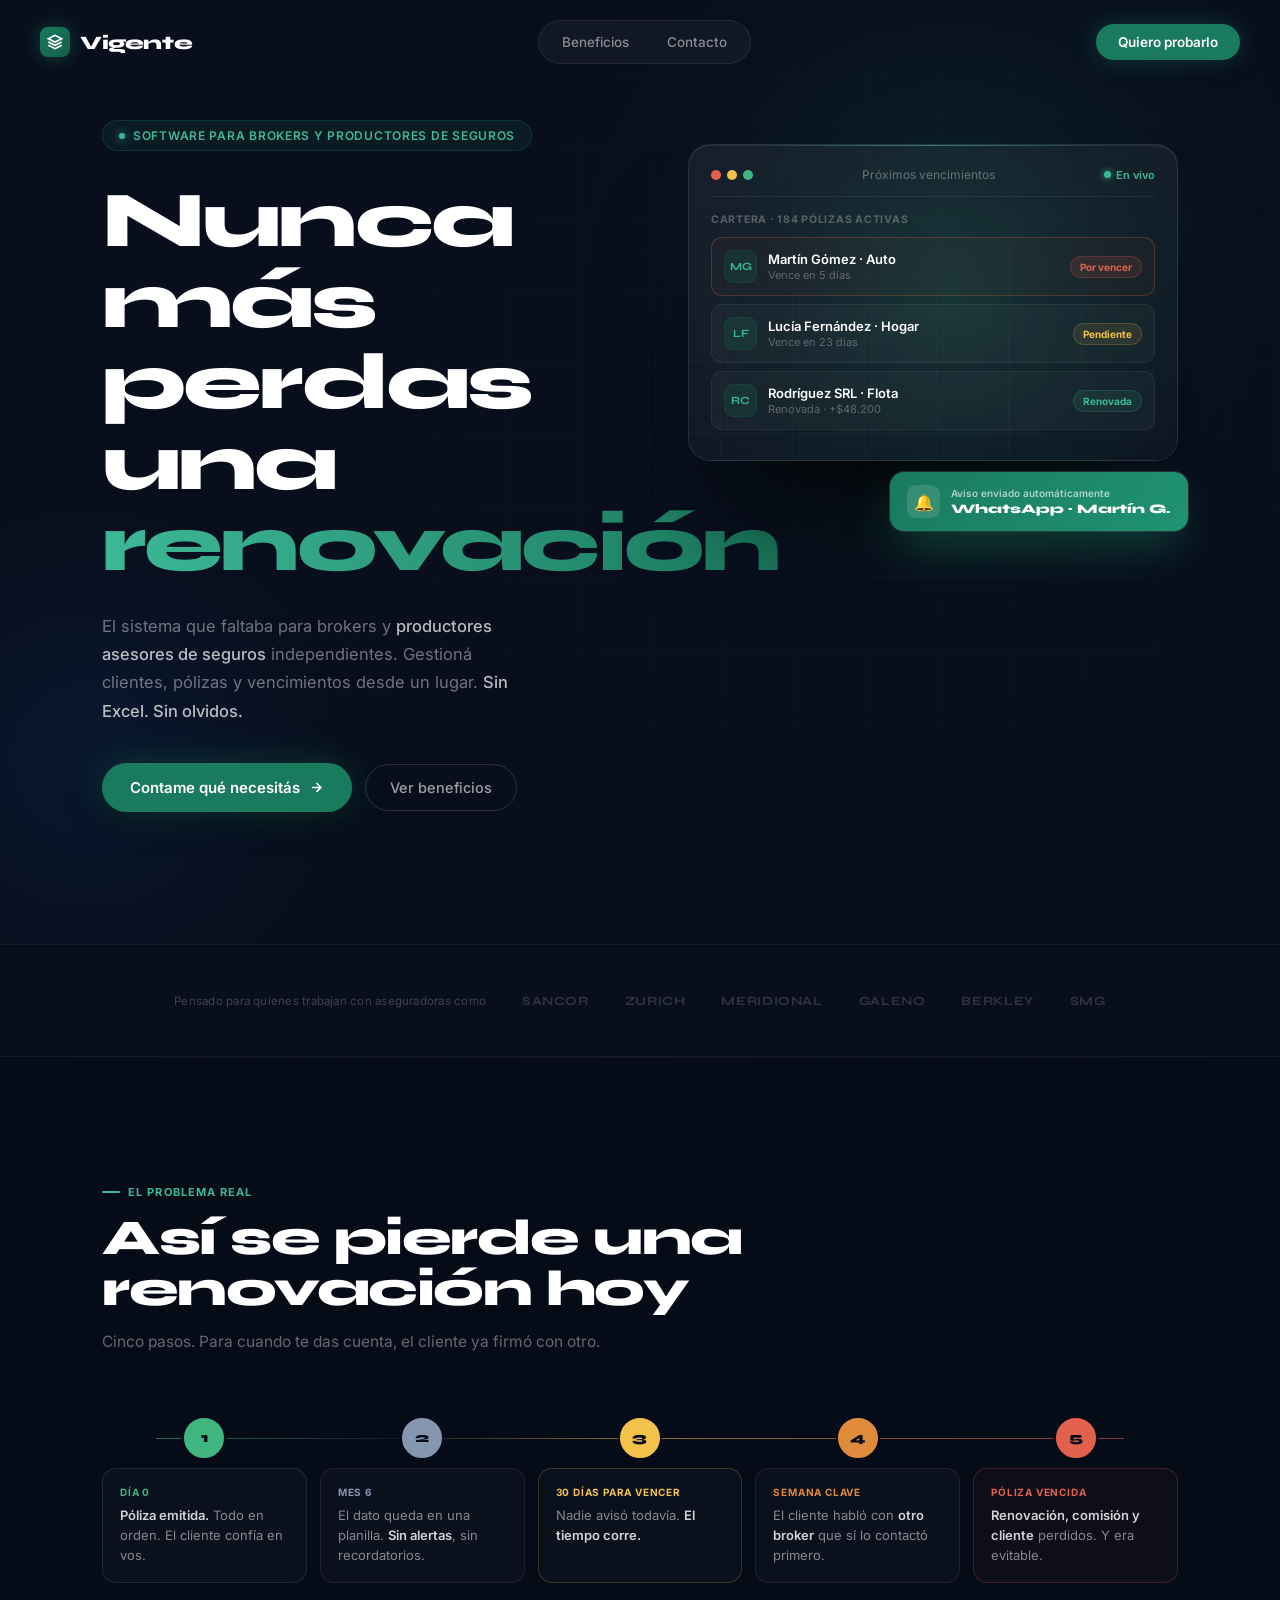
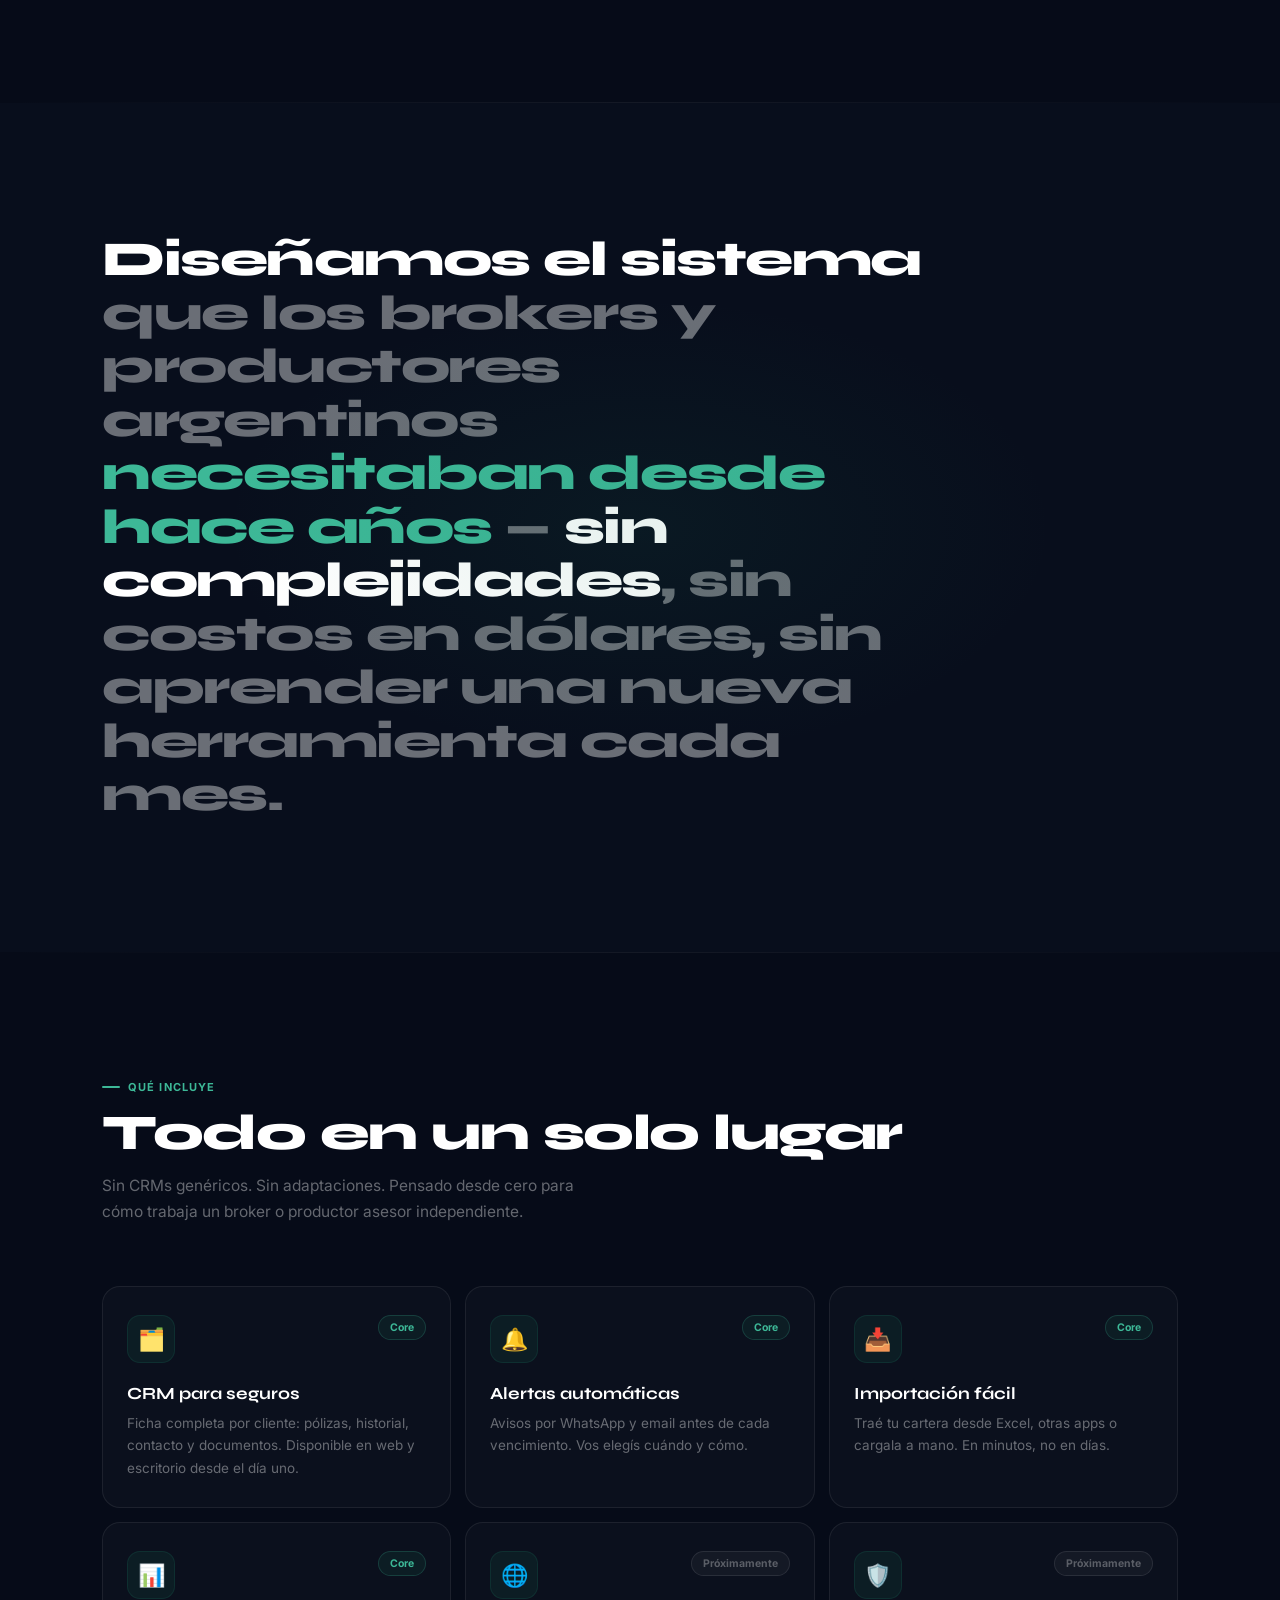
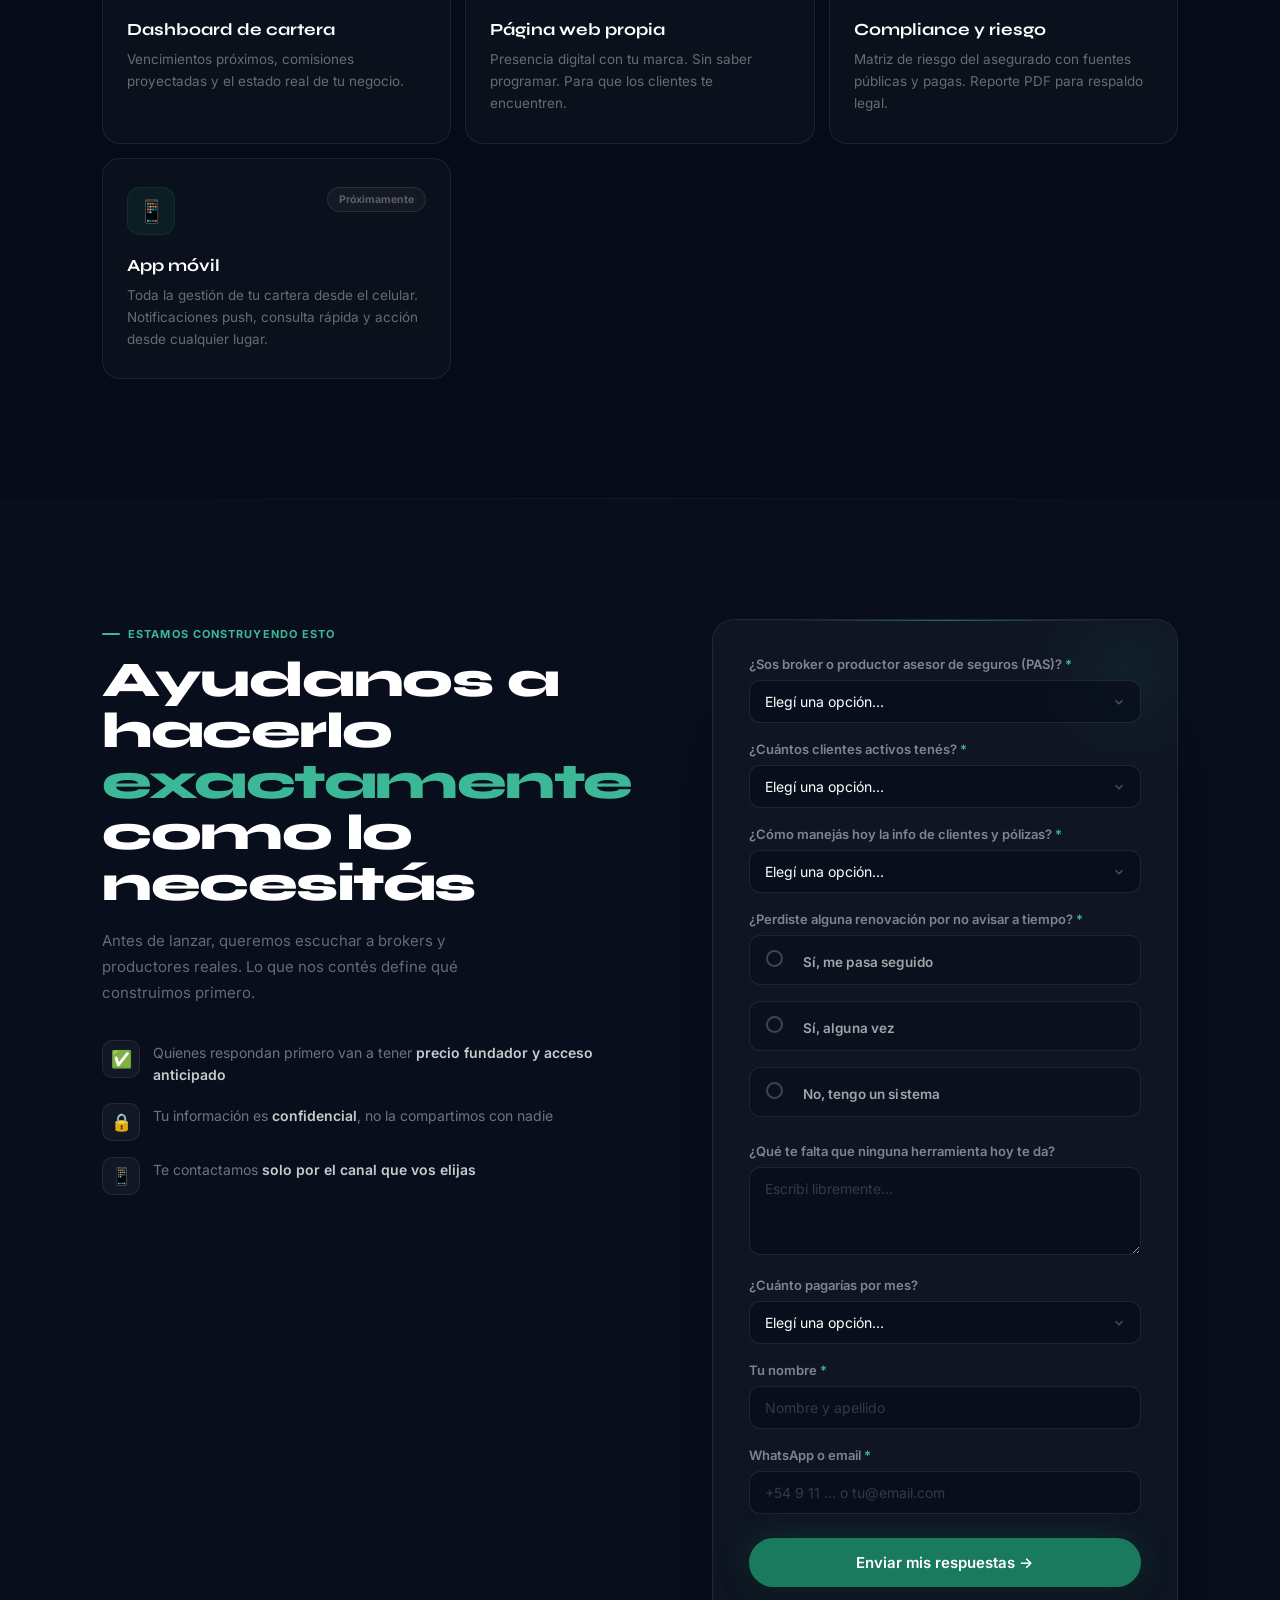
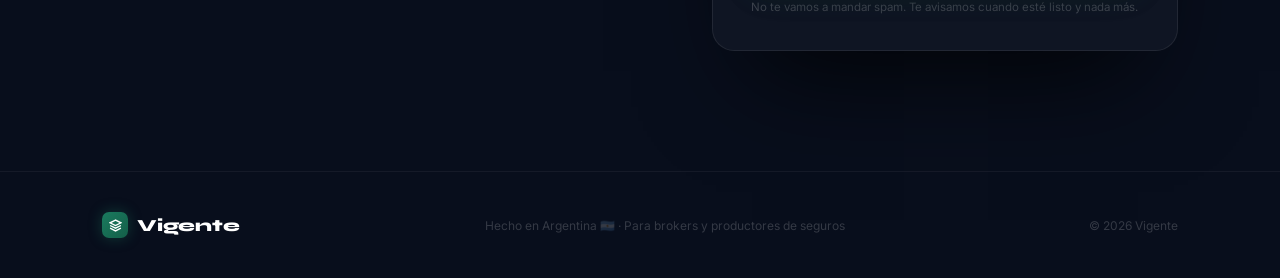
<file: branding/atalaya-sistema-de-marca/uploads/vigente_file-1782270492224.html>
<!DOCTYPE html>
<html lang="es-AR">
<head>
<meta charset="UTF-8">
<meta name="viewport" content="width=device-width, initial-scale=1.0">
<meta name="theme-color" content="#080E1C">
<title>Vigente — Para brokers y productores de seguros</title>
<link rel="preconnect" href="https://fonts.googleapis.com">
<link rel="preconnect" href="https://fonts.gstatic.com" crossorigin>
<link href="https://fonts.googleapis.com/css2?family=Syne:wght@700;800&family=Inter:wght@400;500;600&display=swap" rel="stylesheet">
<style>
*, *::before, *::after { box-sizing: border-box; margin: 0; padding: 0; }
html { scroll-behavior: smooth; }
body {
  background: #080E1C;
  color: #fff;
  font-family: 'Inter', sans-serif;
  -webkit-font-smoothing: antialiased;
  overflow-x: hidden;
}
::selection { background: #1A7A5E; color: #fff; }
a { color: inherit; text-decoration: none; }
.wrap { max-width: 1140px; margin: 0 auto; padding: 0 32px; }

/* ── NAV ── */
nav {
  position: fixed; top: 0; left: 0; right: 0; z-index: 200;
  padding: 20px 40px;
  display: flex; align-items: center; justify-content: space-between;
  transition: background .3s, border-color .3s;
}
nav.scrolled {
  background: rgba(8,14,28,.88);
  backdrop-filter: blur(20px);
  border-bottom: 1px solid rgba(255,255,255,.06);
}
.nav-logo {
  font-family: 'Syne', sans-serif;
  font-weight: 800; font-size: 19px; letter-spacing: -.02em;
  display: flex; align-items: center; gap: 10px;
}
.nav-logo-mark {
  width: 30px; height: 30px; border-radius: 8px;
  background: linear-gradient(135deg, #1A7A5E, #145f49);
  display: flex; align-items: center; justify-content: center;
  box-shadow: 0 0 20px rgba(26,122,94,.5);
}
.nav-logo-mark svg { width: 16px; height: 16px; fill: none; stroke: #fff; stroke-width: 2.5; }
.nav-links {
  display: flex; gap: 2px;
  background: rgba(255,255,255,.04);
  border: 1px solid rgba(255,255,255,.08);
  border-radius: 100px; padding: 5px;
}
.nav-links a {
  padding: 8px 18px; border-radius: 100px;
  font-size: 13.5px; font-weight: 500; color: rgba(255,255,255,.5);
  transition: color .2s, background .2s;
}
.nav-links a:hover, .nav-links a.active { color: #fff; background: rgba(255,255,255,.09); }
.nav-cta {
  background: #1A7A5E; color: #fff;
  padding: 10px 22px; border-radius: 100px;
  font-size: 13.5px; font-weight: 600; border: none; cursor: pointer;
  box-shadow: 0 0 24px rgba(26,122,94,.4);
  transition: background .2s, transform .15s, box-shadow .2s;
  display: inline-block;
}
.nav-cta:hover { background: #1f9370; transform: translateY(-1px); box-shadow: 0 0 36px rgba(26,122,94,.55); }
.nav-menu-btn {
  display: none; width: 40px; height: 40px; border-radius: 10px;
  background: rgba(255,255,255,.06); border: 1px solid rgba(255,255,255,.1);
  color: #fff; font-size: 17px; cursor: pointer;
  align-items: center; justify-content: center;
}
@media(max-width: 800px) { .nav-links { display: none; } .nav-cta { display: none; } .nav-menu-btn { display: flex; } }

.drawer {
  position: fixed; inset: 0; z-index: 300;
  background: rgba(8,14,28,.97); backdrop-filter: blur(24px);
  display: flex; flex-direction: column;
  padding: 80px 32px 32px; gap: 4px;
  transform: translateX(100%);
  transition: transform .4s cubic-bezier(.2,.7,.2,1);
}
.drawer.open { transform: translateX(0); }
.drawer a {
  font-family: 'Syne', sans-serif; font-weight: 700; font-size: 30px;
  padding: 15px 0; border-bottom: 1px solid rgba(255,255,255,.06);
  color: rgba(255,255,255,.45); transition: color .2s;
}
.drawer a:hover { color: #fff; }
.drawer .nav-cta { margin-top: 22px; text-align: center; padding: 15px; font-size: 16px; border-radius: 14px; }
.drawer-close {
  position: absolute; top: 22px; right: 28px;
  width: 40px; height: 40px; border-radius: 10px;
  background: rgba(255,255,255,.06); border: 1px solid rgba(255,255,255,.1);
  color: #fff; font-size: 18px; cursor: pointer;
  display: flex; align-items: center; justify-content: center;
}

/* ── HERO ── */
.hero {
  position: relative;
  min-height: 100vh;
  min-height: 100svh;
  display: flex; align-items: center;
  padding: 120px 0 80px;
  overflow: hidden;
}
/* orbe verde profundo */
.hero-orb {
  position: absolute; top: -15%; right: -8%;
  width: 860px; height: 860px;
  background: radial-gradient(circle,
    rgba(26,122,94,.28) 0%,
    rgba(20,95,73,.12) 30%,
    rgba(11,24,44,.06) 55%,
    transparent 72%
  );
  border-radius: 50%; pointer-events: none;
  animation: orbBreath 9s ease-in-out infinite;
}
@keyframes orbBreath { 0%,100%{transform:scale(1)} 50%{transform:scale(1.06) translate(-20px,15px)} }
.hero-orb-2 {
  position: absolute; bottom: -10%; left: -15%;
  width: 560px; height: 560px;
  background: radial-gradient(circle, rgba(11,44,88,.3) 0%, transparent 65%);
  border-radius: 50%; pointer-events: none;
}
.hero-grid-lines {
  position: absolute; inset: 0; pointer-events: none;
  background-image:
    linear-gradient(rgba(255,255,255,.025) 1px, transparent 1px),
    linear-gradient(90deg, rgba(255,255,255,.025) 1px, transparent 1px);
  background-size: 72px 72px;
  -webkit-mask-image: radial-gradient(ellipse 65% 70% at 65% 45%, black 20%, transparent 78%);
  mask-image: radial-gradient(ellipse 65% 70% at 65% 45%, black 20%, transparent 78%);
}

.hero-inner {
  position: relative; z-index: 2;
  display: grid; grid-template-columns: 50% 1fr;
  gap: 48px; align-items: start;
  width: 100%; max-width: 1140px;
  margin: 0 auto; padding: 0 32px;
}
@media(max-width: 960px) { .hero-inner { grid-template-columns: 1fr; gap: 64px; } }

.hero-pill {
  display: inline-flex; align-items: center; gap: 8px;
  background: rgba(26,122,94,.12);
  border: 1px solid rgba(26,122,94,.3);
  border-radius: 100px; padding: 7px 16px;
  font-size: 12px; font-weight: 600; letter-spacing: .06em; text-transform: uppercase;
  color: #3db897; margin-bottom: 30px;
}
.hero-pill-dot {
  width: 6px; height: 6px; border-radius: 50%; background: #3db897;
  box-shadow: 0 0 8px #3db897;
  animation: blink 2.2s ease-in-out infinite;
}
@keyframes blink { 0%,100%{opacity:1} 50%{opacity:.25} }

.hero h1 {
  font-family: 'Syne', sans-serif;
  font-size: clamp(42px, 6.2vw, 80px);
  font-weight: 800; line-height: 1.02;
  letter-spacing: -.035em; margin-bottom: 26px;
}
.hero h1 .hl {
  background: linear-gradient(90deg, #3db897, #1A7A5E);
  -webkit-background-clip: text; -webkit-text-fill-color: transparent;
  background-clip: text;
}

.hero-desc {
  font-size: 16.5px; color: rgba(255,255,255,.42);
  max-width: 410px; line-height: 1.72; margin-bottom: 38px;
}
.hero-desc strong { color: rgba(255,255,255,.72); font-weight: 500; }

.hero-btns { display: flex; align-items: center; gap: 13px; flex-wrap: wrap; margin-bottom: 52px; }
.btn-main {
  display: inline-flex; align-items: center; gap: 9px;
  background: #1A7A5E; color: #fff;
  padding: 15px 28px; border-radius: 100px;
  font-weight: 600; font-size: 15px; border: none; cursor: pointer;
  box-shadow: 0 0 36px rgba(26,122,94,.4), 0 10px 30px rgba(0,0,0,.5);
  transition: background .2s, transform .2s, box-shadow .2s;
  text-decoration: none;
}
.btn-main:hover { background: #1f9370; transform: translateY(-2px); box-shadow: 0 0 56px rgba(31,147,112,.5), 0 14px 36px rgba(0,0,0,.6); }
.btn-main svg { transition: transform .2s; }
.btn-main:hover svg { transform: translateX(3px); }
.btn-sec {
  display: inline-flex; align-items: center; gap: 8px;
  background: transparent; border: 1px solid rgba(255,255,255,.14);
  color: rgba(255,255,255,.6); padding: 14px 24px; border-radius: 100px;
  font-size: 14.5px; font-weight: 500; cursor: pointer;
  transition: border-color .2s, color .2s; text-decoration: none;
}
.btn-sec:hover { border-color: rgba(255,255,255,.3); color: #fff; }

/* mockup */
.hero-right { position: relative; padding-bottom: 48px; padding-top: 24px; }
@media(max-width: 960px) {
  .hero-right { padding-bottom: 0; padding-top: 0; }
  .float-chip { position: relative; bottom: auto; right: auto; margin: 20px 0 0; width: fit-content; animation: none; }
}
.mock-shell {
  border-radius: 22px;
  background: linear-gradient(160deg, rgba(255,255,255,.06) 0%, rgba(255,255,255,.02) 100%);
  border: 1px solid rgba(255,255,255,.09);
  padding: 22px;
  box-shadow: 0 80px 120px -40px rgba(0,0,0,.85), inset 0 1px 0 rgba(255,255,255,.07);
  position: relative;
}
.mock-shell::before {
  content: '';
  position: absolute; top: 0; left: 12%; right: 12%; height: 1px;
  background: linear-gradient(90deg, transparent, rgba(61,184,151,.55), transparent);
}
.mock-topbar {
  display: flex; align-items: center; justify-content: space-between;
  margin-bottom: 16px; padding-bottom: 14px;
  border-bottom: 1px solid rgba(255,255,255,.06);
}
.mock-circles { display: flex; gap: 6px; }
.mock-circles i { width: 10px; height: 10px; border-radius: 50%; display: block; font-style: normal; }
.mock-circles i:nth-child(1) { background: #E2614C; }
.mock-circles i:nth-child(2) { background: #F2C24B; }
.mock-circles i:nth-child(3) { background: #3FB680; }
.mock-tab-label { font-size: 12px; color: rgba(255,255,255,.35); }
.mock-live {
  display: flex; align-items: center; gap: 5px;
  font-size: 11px; color: #3db897; font-weight: 600;
}
.mock-live i { width: 7px; height: 7px; border-radius: 50%; background: #3db897; box-shadow: 0 0 7px #3db897; font-style: normal; animation: blink 1.5s ease-in-out infinite; }
.mock-section-l { font-size: 10.5px; font-weight: 700; letter-spacing: .07em; text-transform: uppercase; color: rgba(255,255,255,.28); margin-bottom: 11px; }
.mock-row {
  display: flex; align-items: center; gap: 11px;
  padding: 12px 12px; border-radius: 11px;
  background: rgba(255,255,255,.03); border: 1px solid rgba(255,255,255,.06);
  margin-bottom: 8px;
}
.mock-row.urg { border-color: rgba(226,97,76,.28); background: rgba(226,97,76,.04); }
.mock-av {
  width: 33px; height: 33px; border-radius: 9px;
  background: rgba(26,122,94,.18); border: 1px solid rgba(26,122,94,.2);
  display: flex; align-items: center; justify-content: center;
  font-size: 11px; font-weight: 700; color: #3db897;
  font-family: 'Syne', sans-serif; flex: none;
}
.mock-info { flex: 1; min-width: 0; }
.mock-nm { font-size: 13px; font-weight: 600; }
.mock-sb { font-size: 11px; color: rgba(255,255,255,.3); margin-top: 1px; }
.mock-tag { font-size: 10px; font-weight: 700; padding: 4px 9px; border-radius: 100px; white-space: nowrap; }
.t-r { color: #E2614C; background: rgba(226,97,76,.12); border: 1px solid rgba(226,97,76,.22); }
.t-y { color: #F2C24B; background: rgba(242,194,75,.1); border: 1px solid rgba(242,194,75,.18); }
.t-g { color: #3db897; background: rgba(61,184,151,.1); border: 1px solid rgba(61,184,151,.2); }

.float-chip {
  position: absolute; bottom: -22px; right: -10px;
  background: linear-gradient(130deg, #1A7A5E, #1f9370);
  color: #fff; border-radius: 14px; padding: 13px 17px;
  display: flex; align-items: center; gap: 11px;
  box-shadow: 0 20px 48px -8px rgba(26,122,94,.55), 0 0 0 1px rgba(255,255,255,.12);
  animation: chipFloat 4.5s ease-in-out infinite; min-width: 205px;
}
@keyframes chipFloat { 0%,100%{transform:translateY(0)} 50%{transform:translateY(-7px)} }
@media(prefers-reduced-motion: reduce) { .float-chip { animation: none; } }
.chip-ico {
  width: 33px; height: 33px; border-radius: 9px;
  background: rgba(255,255,255,.12);
  display: flex; align-items: center; justify-content: center; font-size: 16px; flex: none;
}
.chip-l1 { font-size: 10px; font-weight: 600; opacity: .65; }
.chip-l2 { font-family: 'Syne', sans-serif; font-size: 13px; font-weight: 800; margin-top: 2px; }
@media(max-width: 480px) { .float-chip { left: 8px; right: auto; } }

/* ── PROOF STRIP ── */
.proof-strip {
  padding: 48px 0;
  border-top: 1px solid rgba(255,255,255,.05);
  border-bottom: 1px solid rgba(255,255,255,.05);
}
.proof-inner { display: flex; align-items: center; gap: 36px; flex-wrap: wrap; justify-content: center; }
.proof-lbl { font-size: 11.5px; color: rgba(255,255,255,.22); white-space: nowrap; letter-spacing: .02em; }
.proof-logos { display: flex; align-items: center; gap: 36px; flex-wrap: wrap; justify-content: center; }
.proof-logos span {
  font-size: 12.5px; font-weight: 700; letter-spacing: .05em; text-transform: uppercase;
  color: rgba(255,255,255,.16); font-family: 'Syne', sans-serif;
  transition: color .2s; cursor: default;
}
.proof-logos span:hover { color: rgba(255,255,255,.32); }

/* ── SHARED SECTION STYLES ── */
.section { padding: 120px 0; position: relative; }
@media(max-width: 700px) { .section { padding: 80px 0; } }
.section-dark {
  background: #060B18;
}
.section-dark::before, .section-dark::after {
  content: '';
  position: absolute; left: 0; right: 0; height: 1px;
  background: linear-gradient(90deg, transparent, rgba(255,255,255,.06), transparent);
}
.section-dark::before { top: 0; }
.section-dark::after { bottom: 0; }

.s-tag {
  display: inline-flex; align-items: center; gap: 8px;
  font-size: 11px; font-weight: 700; letter-spacing: .1em; text-transform: uppercase;
  color: #3db897; margin-bottom: 14px;
}
.s-tag::before { content: ''; width: 18px; height: 2px; background: #3db897; border-radius: 2px; }
.s-h2 {
  font-family: 'Syne', sans-serif;
  font-size: clamp(28px, 4.2vw, 50px);
  font-weight: 800; letter-spacing: -.03em; line-height: 1.02;
  margin-bottom: 14px;
}
.s-sub {
  font-size: 15.5px; color: rgba(255,255,255,.38);
  max-width: 500px; line-height: 1.72; margin-bottom: 60px;
}

/* ── TIMELINE ── */
.tl-grid {
  display: grid; grid-template-columns: repeat(5, 1fr);
  gap: 13px; position: relative; align-items: stretch;
}
.tl-grid::before {
  content: '';
  position: absolute; top: 22px; left: 5%; right: 5%; height: 1px;
  background: linear-gradient(90deg, #3FB680, rgba(255,255,255,.1), #F2C24B, #E08A3C, #E2614C);
  opacity: .55;
}
@media(max-width: 800px) {
  .tl-grid { grid-template-columns: 1fr; gap: 0; }
  .tl-grid::before { left: 22px; right: auto; top: 0; bottom: 0; width: 1px; height: auto;
    background: linear-gradient(180deg, #3FB680, rgba(255,255,255,.1), #F2C24B, #E08A3C, #E2614C);
  }
}
.tl-item { position: relative; padding-top: 52px; display: flex; flex-direction: column; }
@media(max-width: 800px) { .tl-item { padding-top: 0; padding-left: 52px; padding-bottom: 22px; } }
.tl-dot {
  position: absolute; top: 0; left: 50%; transform: translateX(-50%);
  width: 44px; height: 44px; border-radius: 50%;
  display: flex; align-items: center; justify-content: center;
  font-family: 'Syne', sans-serif; font-weight: 800; font-size: 14px;
  color: #060B18; z-index: 1; border: 2px solid #060B18;
}
@media(max-width: 800px) { .tl-dot { left: 0; transform: none; } }
.tl-card {
  background: rgba(255,255,255,.025);
  border: 1px solid rgba(255,255,255,.07);
  border-radius: 14px; padding: 17px;
  transition: transform .28s, border-color .28s;
  flex: 1;
}
.tl-card:hover { transform: translateY(-4px); }
.tl-label { font-size: 10px; font-weight: 700; letter-spacing: .08em; text-transform: uppercase; margin-bottom: 7px; }
.tl-card p { font-size: 13px; color: rgba(255,255,255,.5); line-height: 1.55; }
.tl-card p strong { color: rgba(255,255,255,.82); font-weight: 600; }

.st1 .tl-dot { background: #3FB680; } .st1 .tl-label { color: #3FB680; } .st1 .tl-card { border-color: rgba(63,182,128,.18); }
.st2 .tl-dot { background: #8496B0; color: #060B18; } .st2 .tl-label { color: #8496B0; }
.st3 .tl-dot { background: #F2C24B; } .st3 .tl-label { color: #F2C24B; } .st3 .tl-card { border-color: rgba(242,194,75,.2); }
.st4 .tl-dot { background: #E08A3C; } .st4 .tl-label { color: #E08A3C; }
.st5 .tl-dot { background: #E2614C; } .st5 .tl-label { color: #E2614C; } .st5 .tl-card { border-color: rgba(226,97,76,.22); background: rgba(226,97,76,.04); }

/* ── STATEMENT SECTION ── */
.s-statement { padding: 130px 0; position: relative; overflow: hidden; }
.s-statement::before {
  content: '';
  position: absolute; top: 50%; left: 50%; transform: translate(-50%,-50%);
  width: 900px; height: 500px;
  background: radial-gradient(ellipse, rgba(26,122,94,.1) 0%, transparent 65%);
  pointer-events: none;
}
.statement-p {
  font-family: 'Syne', sans-serif;
  font-size: clamp(26px, 3.8vw, 50px);
  font-weight: 800; letter-spacing: -.03em; line-height: 1.1;
  max-width: 820px; color: rgba(255,255,255,.4);
}
.statement-p .w { color: #fff; }
.statement-p .g { color: #3db897; }

/* ── FEATURES ── */
.feat-grid {
  display: grid; grid-template-columns: repeat(3, 1fr); gap: 14px;
}
@media(max-width: 900px) { .feat-grid { grid-template-columns: repeat(2, 1fr); } }
@media(max-width: 560px) { .feat-grid { grid-template-columns: 1fr; } }

.f-card {
  background: rgba(255,255,255,.025);
  border: 1px solid rgba(255,255,255,.07);
  border-radius: 18px; padding: 28px 24px;
  position: relative; overflow: hidden;
  transition: transform .3s, border-color .32s, box-shadow .32s;
}
.f-card::before {
  content: '';
  position: absolute; inset: 0;
  background: radial-gradient(ellipse 70% 55% at 10% 0%, rgba(26,122,94,.12), transparent 60%);
  opacity: 0; transition: opacity .35s;
}
.f-card::after {
  content: '';
  position: absolute; top: 0; left: 0; right: 0; height: 2px;
  background: linear-gradient(90deg, transparent, #1A7A5E, transparent);
  transform: scaleX(0); transition: transform .35s;
}
.f-card:hover { transform: translateY(-5px); border-color: rgba(26,122,94,.3); box-shadow: 0 28px 56px -20px rgba(0,0,0,.8); }
.f-card:hover::before { opacity: 1; }
.f-card:hover::after { transform: scaleX(1); }
.f-top { display: flex; align-items: flex-start; justify-content: space-between; margin-bottom: 20px; }
.f-icon {
  width: 48px; height: 48px; border-radius: 13px;
  background: rgba(26,122,94,.12); border: 1px solid rgba(26,122,94,.2);
  display: flex; align-items: center; justify-content: center; font-size: 22px;
}
.f-badge { font-size: 10.5px; font-weight: 700; padding: 5px 11px; border-radius: 100px; }
.b-core { color: #3db897; background: rgba(26,122,94,.12); border: 1px solid rgba(61,184,151,.22); }
.b-next { color: rgba(255,255,255,.3); background: rgba(255,255,255,.04); border: 1px solid rgba(255,255,255,.09); }
.f-card h3 { font-family: 'Syne', sans-serif; font-size: 17px; font-weight: 700; margin-bottom: 8px; position: relative; z-index: 1; }
.f-card p { font-size: 13.5px; color: rgba(255,255,255,.38); line-height: 1.65; position: relative; z-index: 1; }

/* ── FORM SECTION ── */
.form-layout { display: grid; grid-template-columns: 1fr 1.08fr; gap: 80px; align-items: start; position: relative; z-index: 1; }
@media(max-width: 900px) { .form-layout { grid-template-columns: 1fr; gap: 48px; } }
.form-left .s-h2 { margin-bottom: 18px; }
.form-left > p { font-size: 15px; color: rgba(255,255,255,.38); line-height: 1.72; max-width: 400px; margin-bottom: 34px; }
.trust { display: flex; flex-direction: column; gap: 16px; }
.trust-row { display: flex; align-items: flex-start; gap: 13px; }
.trust-ico {
  width: 38px; height: 38px; border-radius: 10px; flex: none;
  background: rgba(255,255,255,.04); border: 1px solid rgba(255,255,255,.08);
  display: flex; align-items: center; justify-content: center; font-size: 17px;
}
.trust-txt { font-size: 14px; color: rgba(255,255,255,.42); line-height: 1.6; padding-top: 2px; }
.trust-txt strong { color: rgba(255,255,255,.78); font-weight: 600; }

.form-card {
  background: rgba(255,255,255,.03);
  border: 1px solid rgba(255,255,255,.08);
  border-radius: 22px; padding: 36px;
  box-shadow: 0 60px 100px -40px rgba(0,0,0,.8);
  position: relative; overflow: hidden;
}
.form-card::before {
  content: '';
  position: absolute; top: 0; left: 14%; right: 14%; height: 1px;
  background: linear-gradient(90deg, transparent, rgba(61,184,151,.5), transparent);
}
.form-card::after {
  content: '';
  position: absolute; top: -60px; right: -60px;
  width: 220px; height: 220px;
  background: radial-gradient(circle, rgba(26,122,94,.1) 0%, transparent 65%);
  pointer-events: none;
}
.field { margin-bottom: 18px; position: relative; z-index: 1; }
.field label { display: block; font-size: 13px; font-weight: 600; color: rgba(255,255,255,.48); margin-bottom: 8px; }
.req { color: #3db897; }
.ctrl {
  width: 100%; background: rgba(6,11,24,.6);
  border: 1px solid rgba(255,255,255,.09); border-radius: 11px;
  color: #fff; font-family: inherit; font-size: 14px; padding: 12px 15px;
  transition: border-color .2s, box-shadow .2s; -webkit-appearance: none; appearance: none;
}
.ctrl::placeholder { color: rgba(255,255,255,.18); }
.ctrl:focus { outline: none; border-color: #1A7A5E; box-shadow: 0 0 0 3px rgba(26,122,94,.15); }
textarea.ctrl { resize: vertical; min-height: 88px; }
select.ctrl {
  background-image: url("data:image/svg+xml,%3Csvg xmlns='http://www.w3.org/2000/svg' width='14' height='14' viewBox='0 0 24 24' fill='none' stroke='rgba(255,255,255,0.28)' stroke-width='2.5'%3E%3Cpath d='M6 9l6 6 6-6'/%3E%3C/svg%3E");
  background-repeat: no-repeat; background-position: right 14px center; padding-right: 38px;
}
select.ctrl option { background: #0c1526; }
.ctrl.bad { border-color: #E2614C; box-shadow: 0 0 0 3px rgba(226,97,76,.12); }
.f-err { color: #E2614C; font-size: 11.5px; margin-top: 5px; display: none; }
.f-err.on { display: block; }
.radio-group { display: flex; flex-direction: column; gap: 8px; }
.radio-row {
  display: flex; align-items: center; gap: 0;
  padding: 14px 16px; border-radius: 11px;
  border: 1px solid rgba(255,255,255,.08); background: rgba(6,11,24,.4);
  cursor: pointer; transition: border-color .2s, background .2s;
}
.radio-row:hover { border-color: rgba(255,255,255,.16); }
.radio-row input[type="radio"] {
  -webkit-appearance: none; appearance: none; width: 17px; height: 17px; border-radius: 50%;
  border: 2px solid rgba(255,255,255,.22); flex: none; cursor: pointer;
  transition: border-color .2s; position: relative;
}
.radio-row input:checked { border-color: #1A7A5E; }
.radio-row input:checked::after { content: ''; position: absolute; inset: 3px; border-radius: 50%; background: #1A7A5E; }
.radio-row:has(input:checked) { border-color: rgba(26,122,94,.35); background: rgba(26,122,94,.07); }
.radio-row span { font-size: 13.5px; color: rgba(255,255,255,.62); letter-spacing: .01em; margin-left: 20px; }
.btn-send {
  width: 100%; padding: 15px; border-radius: 100px;
  background: #1A7A5E; color: #fff;
  font-family: inherit; font-weight: 600; font-size: 15px;
  border: none; cursor: pointer;
  box-shadow: 0 0 32px rgba(26,122,94,.3), 0 8px 24px rgba(0,0,0,.4);
  transition: background .2s, transform .2s, box-shadow .2s;
  margin-top: 6px; position: relative; z-index: 1;
}
.btn-send:hover { background: #1f9370; transform: translateY(-2px); box-shadow: 0 0 52px rgba(31,147,112,.4); }
.form-note { text-align: center; font-size: 11.5px; color: rgba(255,255,255,.2); margin-top: 13px; }

.success-msg { display: none; text-align: center; padding: 34px 0; }
.success-msg.on { display: block; animation: popIn .5s cubic-bezier(.2,.7,.2,1); }
@keyframes popIn { from{opacity:0;transform:scale(.92)} to{opacity:1;transform:scale(1)} }
.s-check {
  width: 66px; height: 66px; border-radius: 50%;
  background: linear-gradient(135deg, #1A7A5E, #3db897);
  color: #fff; font-size: 30px;
  display: flex; align-items: center; justify-content: center;
  margin: 0 auto 20px;
  box-shadow: 0 0 44px rgba(26,122,94,.5);
}
.success-msg h3 { font-family: 'Syne', sans-serif; font-size: 24px; font-weight: 800; margin-bottom: 10px; }
.success-msg p { font-size: 14px; color: rgba(255,255,255,.38); max-width: 320px; margin: 0 auto; line-height: 1.7; }

/* ── FOOTER ── */
footer { padding: 40px 0; border-top: 1px solid rgba(255,255,255,.05); }
.footer-inner { display: flex; align-items: center; justify-content: space-between; flex-wrap: wrap; gap: 16px; }
.footer-logo { display: flex; align-items: center; gap: 9px; font-family: 'Syne', sans-serif; font-weight: 800; font-size: 17px; }
.footer-logo-mark {
  width: 26px; height: 26px; border-radius: 7px;
  background: linear-gradient(135deg, #1A7A5E, #145f49);
  display: flex; align-items: center; justify-content: center;
  box-shadow: 0 0 14px rgba(26,122,94,.4);
}
.footer-logo-mark svg { width: 13px; height: 13px; fill: none; stroke: #fff; stroke-width: 2.5; }
.footer-copy { font-size: 12px; color: rgba(255,255,255,.18); }

/* ── REVEAL ── */
.rv { opacity: 0; transform: translateY(22px); transition: opacity .65s cubic-bezier(.2,.7,.2,1), transform .65s cubic-bezier(.2,.7,.2,1); }
.rv.in { opacity: 1; transform: none; }
@media(prefers-reduced-motion: reduce) { .rv { opacity: 1 !important; transform: none !important; } }

/* ── MOBILE OVERRIDES ── */
@media(max-width: 700px) {
  nav { padding: 16px 20px; }
  .s-statement { padding: 80px 0; }
  .hero { padding: 100px 0 60px; }
}
@media(max-width: 500px) {
  .form-card { padding: 24px 18px; }
  .hero-pill { font-size: 11px; }
}
@media(max-width: 400px) {
  .wrap { padding: 0 20px; }
}
/* touch targets */
.btn-main, .btn-sec, .btn-send, .nav-cta { touch-action: manipulation; }
</style>
</head>
<body>

<!-- NAV -->
<nav id="nav">
  <a href="#top" class="nav-logo">
    <div class="nav-logo-mark">
      <svg viewBox="0 0 24 24"><path d="M12 2L2 7l10 5 10-5-10-5z"/><path d="M2 17l10 5 10-5"/><path d="M2 12l10 5 10-5"/></svg>
    </div>
    <span data-brand>Vigente</span>
  </a>
  <div class="nav-links">
    <a href="#features">Beneficios</a>
    <a href="#form">Contacto</a>
  </div>
  <a href="#form" class="nav-cta">Quiero probarlo</a>
  <button class="nav-menu-btn" id="menuBtn" aria-label="Menú">☰</button>
</nav>

<div class="drawer" id="drawer">
  <button class="drawer-close" id="drawerClose">✕</button>
  <a href="#features" data-close>Beneficios</a>
  <a href="#form" data-close>Contacto</a>
  <a href="#form" class="nav-cta" data-close>Quiero probarlo</a>
</div>

<!-- HERO -->
<section class="hero" id="top">
  <div class="hero-orb"></div>
  <div class="hero-orb-2"></div>
  <div class="hero-grid-lines"></div>
  <div class="hero-inner">
    <div class="rv">
      <div class="hero-pill"><span class="hero-pill-dot"></span>Software para brokers y productores de seguros</div>
      <h1>Nunca más<br>perdas una<br><span class="hl">renovación</span></h1>
      <p class="hero-desc">
        El sistema que faltaba para brokers y <strong>productores asesores de seguros</strong> independientes. Gestioná clientes, pólizas y vencimientos desde un lugar. <strong>Sin Excel. Sin olvidos.</strong>
      </p>
      <div class="hero-btns">
        <a href="#form" class="btn-main">
          Contame qué necesitás
          <svg width="15" height="15" viewBox="0 0 24 24" fill="none" stroke="currentColor" stroke-width="2.5"><path d="M5 12h14M12 5l7 7-7 7"/></svg>
        </a>
        <a href="#features" class="btn-sec">Ver beneficios</a>
      </div>

    </div>

    <div class="hero-right rv">
      <div class="mock-shell">
        <div class="mock-topbar">
          <div class="mock-circles"><i></i><i></i><i></i></div>
          <span class="mock-tab-label">Próximos vencimientos</span>
          <span class="mock-live"><i></i>En vivo</span>
        </div>
        <div class="mock-section-l">Cartera · 184 pólizas activas</div>
        <div class="mock-row urg">
          <span class="mock-av">MG</span>
          <span class="mock-info"><div class="mock-nm">Martín Gómez · Auto</div><div class="mock-sb">Vence en 5 días</div></span>
          <span class="mock-tag t-r">Por vencer</span>
        </div>
        <div class="mock-row">
          <span class="mock-av">LF</span>
          <span class="mock-info"><div class="mock-nm">Lucía Fernández · Hogar</div><div class="mock-sb">Vence en 23 días</div></span>
          <span class="mock-tag t-y">Pendiente</span>
        </div>
        <div class="mock-row">
          <span class="mock-av">RC</span>
          <span class="mock-info"><div class="mock-nm">Rodríguez SRL · Flota</div><div class="mock-sb">Renovada · +$48.200</div></span>
          <span class="mock-tag t-g">Renovada</span>
        </div>
      </div>
      <div class="float-chip">
        <span class="chip-ico">🔔</span>
        <span><div class="chip-l1">Aviso enviado automáticamente</div><div class="chip-l2">WhatsApp · Martín G.</div></span>
      </div>
    </div>
  </div>
</section>

<!-- PROOF -->
<div class="proof-strip">
  <div class="wrap">
    <div class="proof-inner">
      <span class="proof-lbl">Pensado para quienes trabajan con aseguradoras como</span>
      <div class="proof-logos">
        <span>Sancor</span><span>Zurich</span><span>Meridional</span><span>Galeno</span><span>Berkley</span><span>SMG</span>
      </div>
    </div>
  </div>
</div>

<!-- PAIN -->
<section class="section section-dark">
  <div class="wrap">
    <div class="rv">
      <div class="s-tag">El problema real</div>
      <h2 class="s-h2">Así se pierde una<br>renovación hoy</h2>
      <p class="s-sub">Cinco pasos. Para cuando te das cuenta, el cliente ya firmó con otro.</p>
    </div>
    <div class="tl-grid">
      <div class="tl-item st1 rv"><div class="tl-dot">1</div><div class="tl-card"><div class="tl-label">Día 0</div><p><strong>Póliza emitida.</strong> Todo en orden. El cliente confía en vos.</p></div></div>
      <div class="tl-item st2 rv"><div class="tl-dot">2</div><div class="tl-card"><div class="tl-label">Mes 6</div><p>El dato queda en una planilla. <strong>Sin alertas</strong>, sin recordatorios.</p></div></div>
      <div class="tl-item st3 rv"><div class="tl-dot">3</div><div class="tl-card"><div class="tl-label">30 días para vencer</div><p>Nadie avisó todavía. <strong>El tiempo corre.</strong></p></div></div>
      <div class="tl-item st4 rv"><div class="tl-dot">4</div><div class="tl-card"><div class="tl-label">Semana clave</div><p>El cliente habló con <strong>otro broker</strong> que sí lo contactó primero.</p></div></div>
      <div class="tl-item st5 rv"><div class="tl-dot">5</div><div class="tl-card"><div class="tl-label">Póliza vencida</div><p><strong>Renovación, comisión y cliente</strong> perdidos. Y era evitable.</p></div></div>
    </div>
  </div>
</section>

<!-- STATEMENT -->
<section class="s-statement">
  <div class="wrap rv">
    <p class="statement-p">
      <span class="w">Diseñamos el sistema</span> que los brokers y productores argentinos
      <span class="g">necesitaban desde hace años</span> —
      <span class="w">sin complejidades</span>, sin costos en dólares,
      sin aprender una nueva herramienta cada mes.
    </p>
  </div>
</section>

<!-- FEATURES -->
<section class="section section-dark" id="features">
  <div class="wrap">
    <div class="rv" style="margin-bottom:52px">
      <div class="s-tag">Qué incluye</div>
      <h2 class="s-h2">Todo en un solo lugar</h2>
      <p class="s-sub">Sin CRMs genéricos. Sin adaptaciones. Pensado desde cero para cómo trabaja un broker o productor asesor independiente.</p>
    </div>
    <div class="feat-grid">
      <div class="f-card rv"><div class="f-top"><div class="f-icon">🗂️</div><span class="f-badge b-core">Core</span></div><h3>CRM para seguros</h3><p>Ficha completa por cliente: pólizas, historial, contacto y documentos. Disponible en web y escritorio desde el día uno.</p></div>
      <div class="f-card rv"><div class="f-top"><div class="f-icon">🔔</div><span class="f-badge b-core">Core</span></div><h3>Alertas automáticas</h3><p>Avisos por WhatsApp y email antes de cada vencimiento. Vos elegís cuándo y cómo.</p></div>
      <div class="f-card rv"><div class="f-top"><div class="f-icon">📥</div><span class="f-badge b-core">Core</span></div><h3>Importación fácil</h3><p>Traé tu cartera desde Excel, otras apps o cargala a mano. En minutos, no en días.</p></div>
      <div class="f-card rv"><div class="f-top"><div class="f-icon">📊</div><span class="f-badge b-core">Core</span></div><h3>Dashboard de cartera</h3><p>Vencimientos próximos, comisiones proyectadas y el estado real de tu negocio.</p></div>
      <div class="f-card rv"><div class="f-top"><div class="f-icon">🌐</div><span class="f-badge b-next">Próximamente</span></div><h3>Página web propia</h3><p>Presencia digital con tu marca. Sin saber programar. Para que los clientes te encuentren.</p></div>
      <div class="f-card rv"><div class="f-top"><div class="f-icon">🛡️</div><span class="f-badge b-next">Próximamente</span></div><h3>Compliance y riesgo</h3><p>Matriz de riesgo del asegurado con fuentes públicas y pagas. Reporte PDF para respaldo legal.</p></div>
      <div class="f-card rv"><div class="f-top"><div class="f-icon">📱</div><span class="f-badge b-next">Próximamente</span></div><h3>App móvil</h3><p>Toda la gestión de tu cartera desde el celular. Notificaciones push, consulta rápida y acción desde cualquier lugar.</p></div>
    </div>
  </div>
</section>

<!-- FORM -->
<section class="section" id="form">
  <div class="wrap">
    <div class="form-layout">
      <div class="form-left rv">
        <div class="s-tag">Estamos construyendo esto</div>
        <h2 class="s-h2">Ayudanos a hacerlo <span style="color:#3db897">exactamente</span> como lo necesitás</h2>
        <p>Antes de lanzar, queremos escuchar a brokers y productores reales. Lo que nos contés define qué construimos primero.</p>
        <div class="trust">
          <div class="trust-row"><span class="trust-ico">✅</span><span class="trust-txt">Quienes respondan primero van a tener <strong>precio fundador y acceso anticipado</strong></span></div>
          <div class="trust-row"><span class="trust-ico">🔒</span><span class="trust-txt">Tu información es <strong>confidencial</strong>, no la compartimos con nadie</span></div>
          <div class="trust-row"><span class="trust-ico">📱</span><span class="trust-txt">Te contactamos <strong>solo por el canal que vos elijas</strong></span></div>
        </div>
      </div>

      <div class="form-card rv">
        <form id="lf" novalidate>
          <div class="field">
            <label>¿Sos broker o productor asesor de seguros (PAS)? <span class="req">*</span></label>
            <select class="ctrl" name="perfil" required>
              <option value="">Elegí una opción…</option>
              <option>Broker independiente</option>
              <option>Productor Asesor de Seguros (PAS)</option>
              <option>Ambos</option>
              <option>Organización / equipo</option>
            </select>
            <div class="f-err">Elegí tu perfil.</div>
          </div>
          <div class="field">
            <label>¿Cuántos clientes activos tenés? <span class="req">*</span></label>
            <select class="ctrl" name="clientes" required>
              <option value="">Elegí una opción…</option>
              <option>Menos de 50</option>
              <option>50 – 150</option>
              <option>150 – 300</option>
              <option>Más de 300</option>
            </select>
            <div class="f-err">Elegí una opción.</div>
          </div>
          <div class="field">
            <label>¿Cómo manejás hoy la info de clientes y pólizas? <span class="req">*</span></label>
            <select class="ctrl" name="herramienta" required id="sel-herramienta">
              <option value="">Elegí una opción…</option>
              <option>Excel / planillas</option>
              <option>Papel</option>
              <option>Una app o sistema</option>
              <option>Una combinación</option>
              <option value="Otro">Otro</option>
            </select>
            <div id="otro-wrap" style="display:none; margin-top:10px;">
              <input class="ctrl" type="text" name="herramienta_otro" id="herramienta_otro" placeholder="Contanos qué usás…">
            </div>
            <div class="f-err">Elegí una opción.</div>
          </div>
          <div class="field">
            <label>¿Perdiste alguna renovación por no avisar a tiempo? <span class="req">*</span></label>
            <div class="radio-group">
              <label class="radio-row"><input type="radio" name="perdida" value="seguido"><span>Sí, me pasa seguido</span></label>
              <label class="radio-row"><input type="radio" name="perdida" value="alguna"><span>Sí, alguna vez</span></label>
              <label class="radio-row"><input type="radio" name="perdida" value="no"><span>No, tengo un sistema</span></label>
            </div>
            <div class="f-err">Marcá una opción.</div>
          </div>
          <div class="field">
            <label>¿Qué te falta que ninguna herramienta hoy te da?</label>
            <textarea class="ctrl" name="falta" placeholder="Escribí libremente…"></textarea>
          </div>
          <div class="field">
            <label>¿Cuánto pagarías por mes?</label>
            <select class="ctrl" name="precio">
              <option value="">Elegí una opción…</option>
              <option>Menos de $10.000</option>
              <option>$10.000 – $20.000</option>
              <option>$20.000 – $40.000</option>
              <option>Más de $40.000</option>
              <option>Depende de lo que incluya</option>
            </select>
          </div>
          <div class="field">
            <label>Tu nombre <span class="req">*</span></label>
            <input class="ctrl" name="nombre" type="text" placeholder="Nombre y apellido" required>
            <div class="f-err">Necesitamos tu nombre.</div>
          </div>
          <div class="field">
            <label>WhatsApp o email <span class="req">*</span></label>
            <input class="ctrl" name="contacto" type="text" placeholder="+54 9 11 … o tu@email.com" required>
            <div class="f-err">Dejanos un contacto.</div>
          </div>
          <button type="submit" class="btn-send">Enviar mis respuestas →</button>
          <p class="form-note">No te vamos a mandar spam. Te avisamos cuando esté listo y nada más.</p>
        </form>
        <div class="success-msg" id="sm">
          <div class="s-check">✓</div>
          <h3>¡Gracias, te anotamos!</h3>
          <p>Vamos a leer cada respuesta con atención. Si sos de los primeros, te escribimos pronto.</p>
        </div>
      </div>
    </div>
  </div>
</section>

<!-- FOOTER -->
<footer>
  <div class="wrap footer-inner">
    <div class="footer-logo">
      <div class="footer-logo-mark">
        <svg viewBox="0 0 24 24"><path d="M12 2L2 7l10 5 10-5-10-5z"/><path d="M2 17l10 5 10-5"/><path d="M2 12l10 5 10-5"/></svg>
      </div>
      <span data-brand>Vigente</span>
    </div>
    <span class="footer-copy">Hecho en Argentina 🇦🇷 · Para brokers y productores de seguros</span>
    <span class="footer-copy">© 2026 <span data-brand>Vigente</span></span>
  </div>
</footer>

<script>
const BRAND = "Vigente";
document.querySelectorAll("[data-brand]").forEach(el => el.textContent = BRAND);

const nav = document.getElementById("nav");
window.addEventListener("scroll", () => nav.classList.toggle("scrolled", scrollY > 40), {passive:true});

// Scroll-spy: resalta el link de la sección visible
const navLinks = document.querySelectorAll(".nav-links a");
const spySections = document.querySelectorAll("#features, #form");
function updateActiveNav() {
  let current = "";
  spySections.forEach(s => { if (scrollY >= s.offsetTop - 140) current = s.id; });
  navLinks.forEach(a => a.classList.toggle("active", a.getAttribute("href") === "#" + current));
}
window.addEventListener("scroll", updateActiveNav, {passive:true});
updateActiveNav();

const drawer = document.getElementById("drawer");
document.getElementById("menuBtn").onclick = () => drawer.classList.add("open");
document.getElementById("drawerClose").onclick = () => drawer.classList.remove("open");
drawer.querySelectorAll("[data-close]").forEach(a => a.onclick = () => drawer.classList.remove("open"));

const rvEls = document.querySelectorAll(".rv");
const io = new IntersectionObserver(entries => {
  entries.forEach(e => { if(e.isIntersecting){ e.target.classList.add("in"); io.unobserve(e.target); } });
}, { threshold: 0.08, rootMargin: "0px 0px -5% 0px" });
rvEls.forEach((el,i) => { el.style.transitionDelay=(Math.min(i%4,3)*65)+"ms"; io.observe(el); });
setTimeout(() => rvEls.forEach(el => { el.style.transition="none"; el.classList.add("in"); }), 1400);

const form = document.getElementById("lf");
const sm = document.getElementById("sm");
function setErr(field, show) {
  const err = field.querySelector(".f-err");
  const ctrl = field.querySelector(".ctrl");
  if(err) err.classList.toggle("on", show);
  if(ctrl) ctrl.classList.toggle("bad", show);
}
form.addEventListener("submit", ev => {
  ev.preventDefault(); let ok = true;
  form.querySelectorAll(".ctrl[required]").forEach(c => {
    const bad = !c.value.trim();
    setErr(c.closest(".field"), bad);
    if(bad) ok = false;
  });
  const rf = form.querySelector('input[name="perdida"]').closest(".field");
  const rp = form.querySelector('input[name="perdida"]:checked');
  rf.querySelector(".f-err").classList.toggle("on", !rp);
  if(!rp) ok = false;
  if(!ok){ form.querySelector(".bad,.f-err.on")?.closest(".field")?.scrollIntoView({behavior:"smooth",block:"center"}); return; }
  const data = Object.fromEntries(new FormData(form).entries());
  /* CONECTAR WEBHOOK AQUÍ:
  fetch("https://TU-ENDPOINT", { method:"POST", headers:{"Content-Type":"application/json"}, body:JSON.stringify(data) }); */
  console.log("Lead:", data);
  form.style.display = "none";
  sm.classList.add("on");
  sm.scrollIntoView({behavior:"smooth",block:"center"});
});
form.querySelectorAll(".ctrl").forEach(c => {
  c.addEventListener("input", () => setErr(c.closest(".field"), false));
  c.addEventListener("change", () => setErr(c.closest(".field"), false));
});
form.querySelectorAll('input[name="perdida"]').forEach(r => {
  r.addEventListener("change", () => r.closest(".field").querySelector(".f-err").classList.remove("on"));
});

// Mostrar input libre cuando eligen "Otro" en herramienta
const selHerramienta = document.getElementById("sel-herramienta");
const otroWrap = document.getElementById("otro-wrap");
const otroInput = document.getElementById("herramienta_otro");
if(selHerramienta) {
  selHerramienta.addEventListener("change", () => {
    const show = selHerramienta.value === "Otro";
    otroWrap.style.display = show ? "block" : "none";
    otroInput.required = show;
    if(!show) otroInput.value = "";
  });
}
</script>
</body>
</html>
</file>
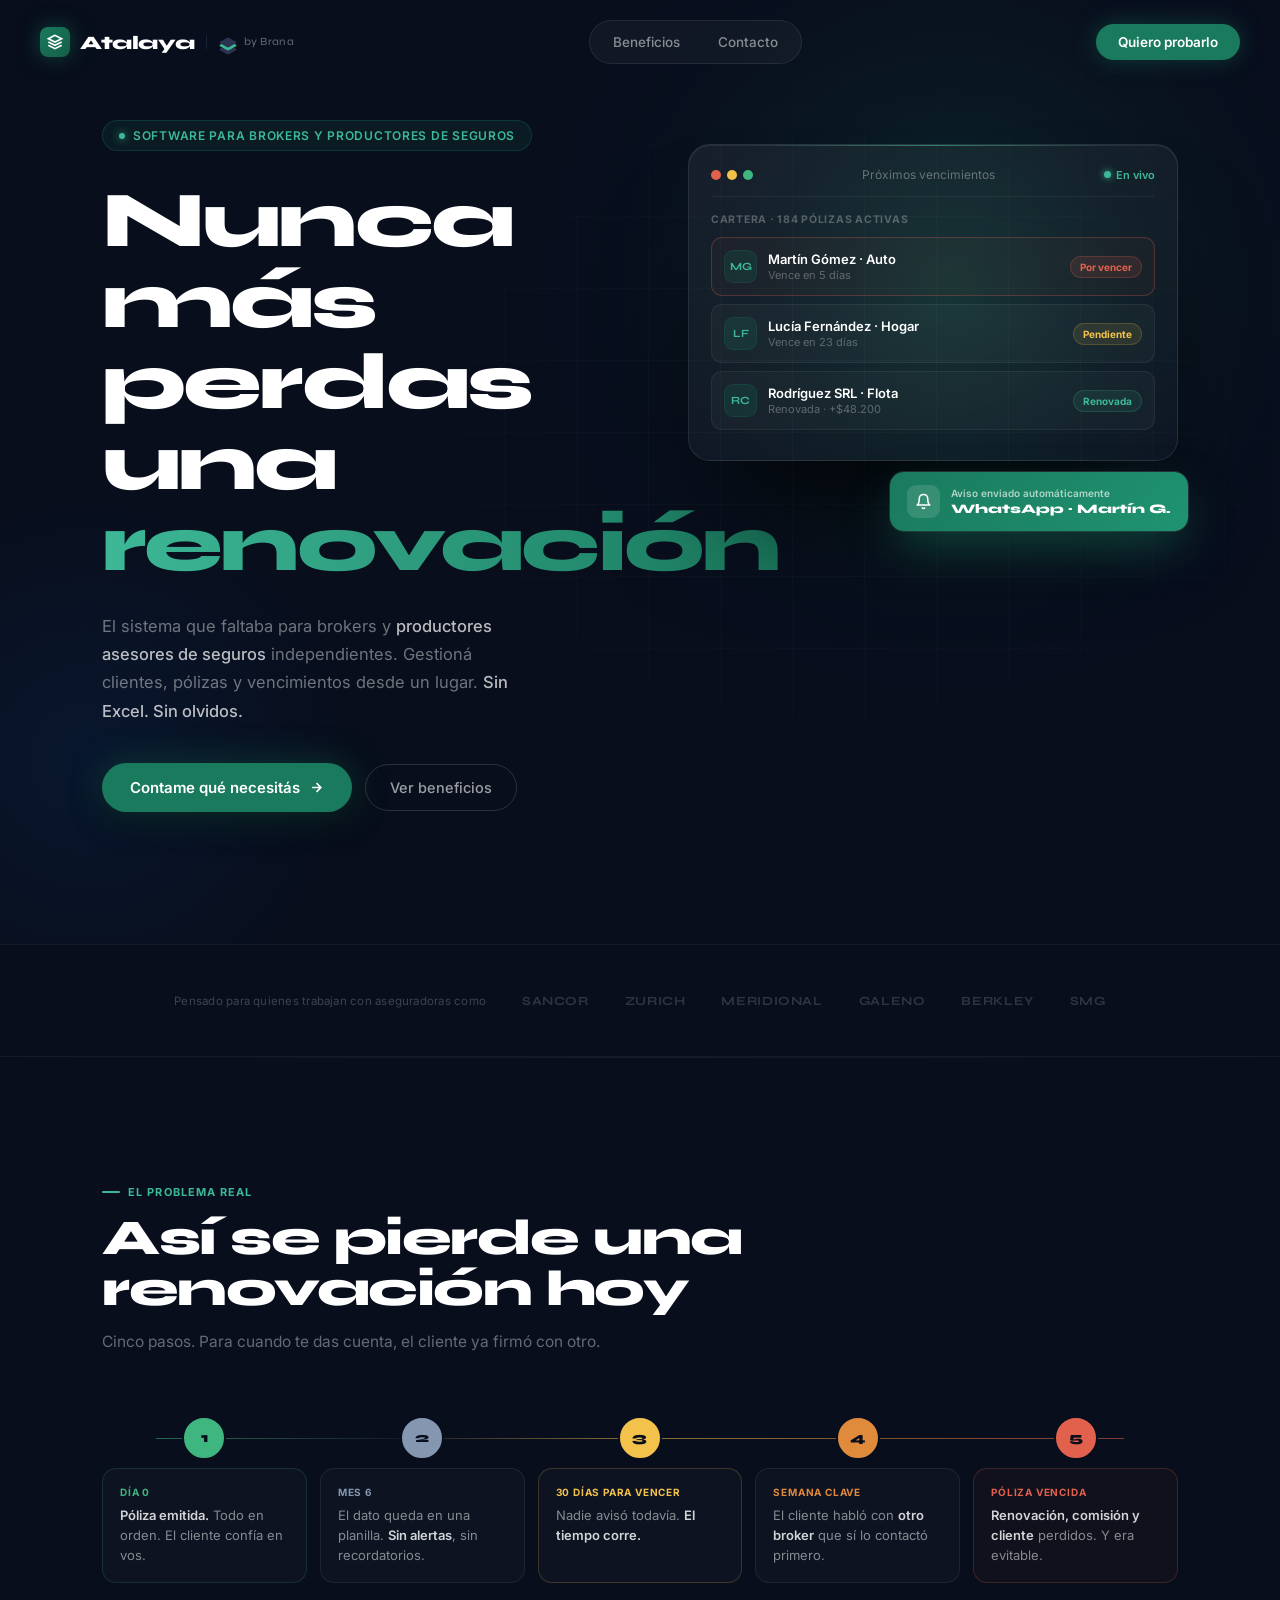
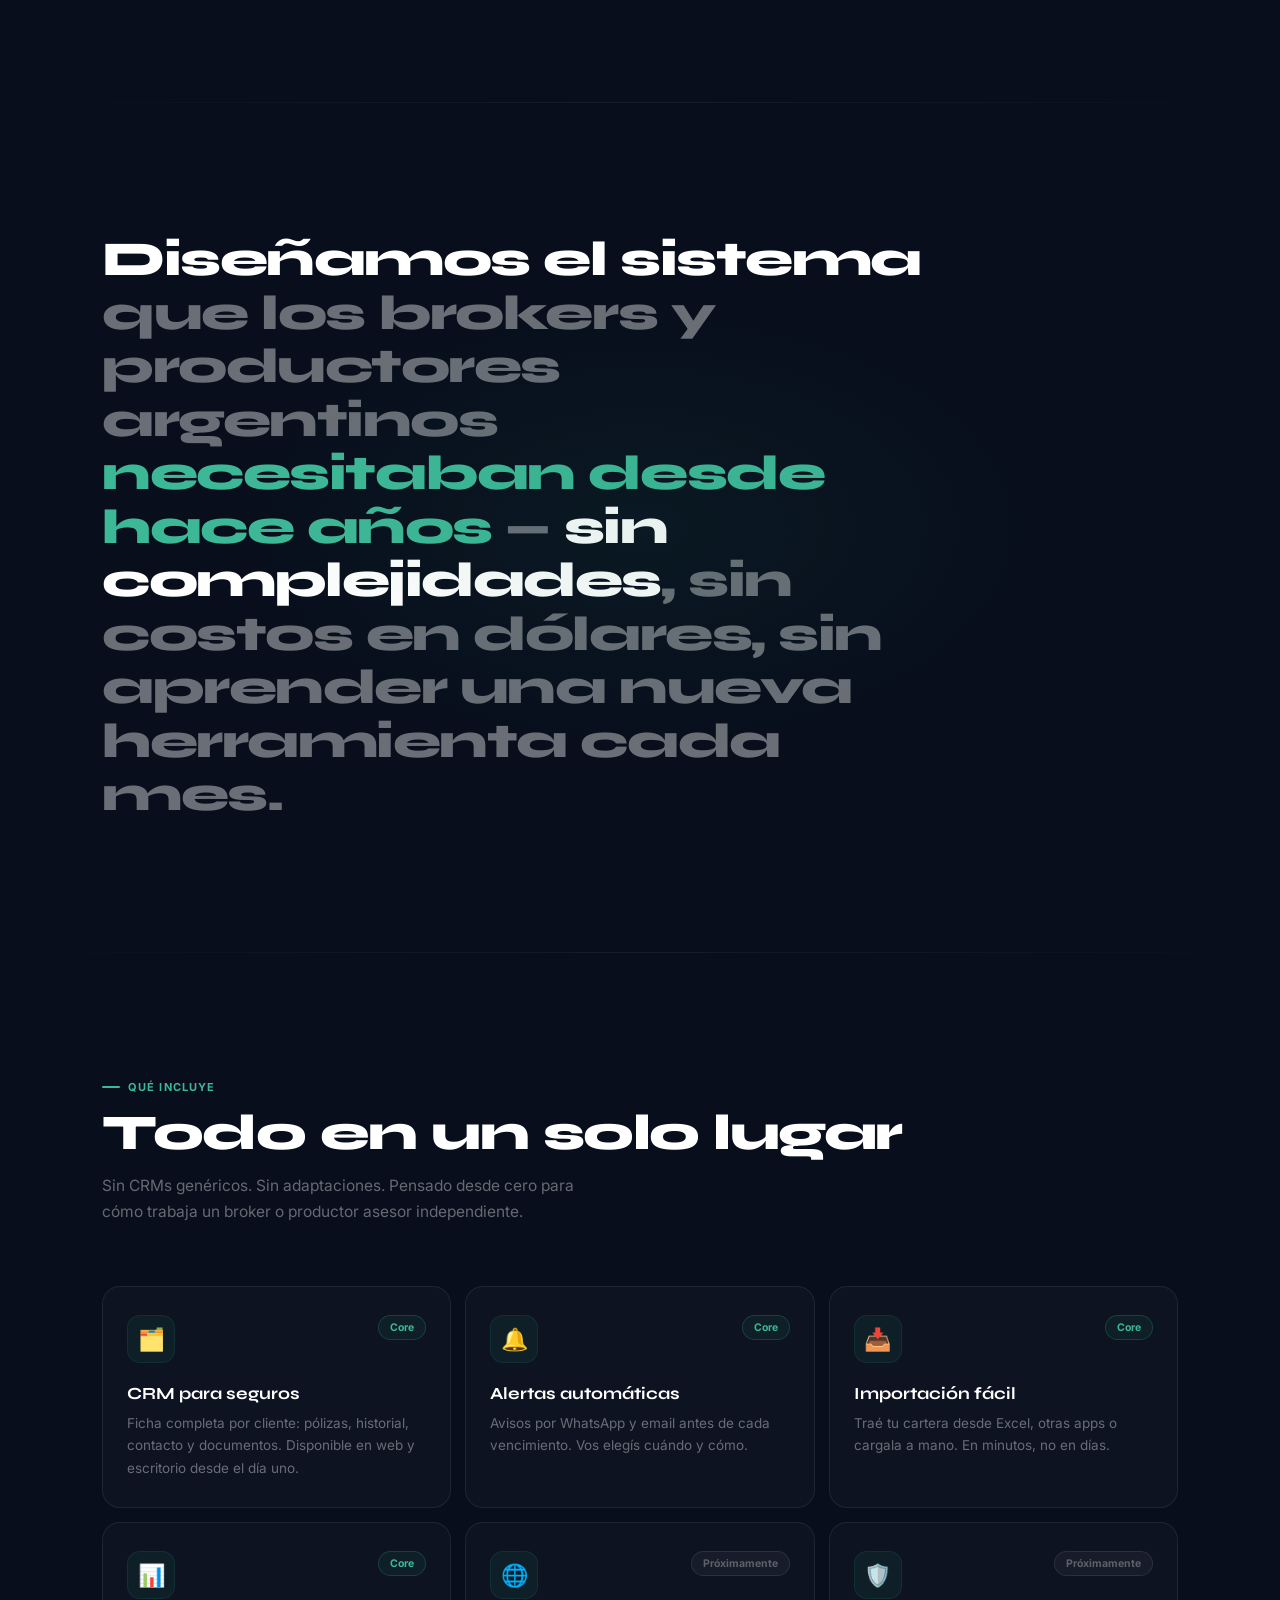
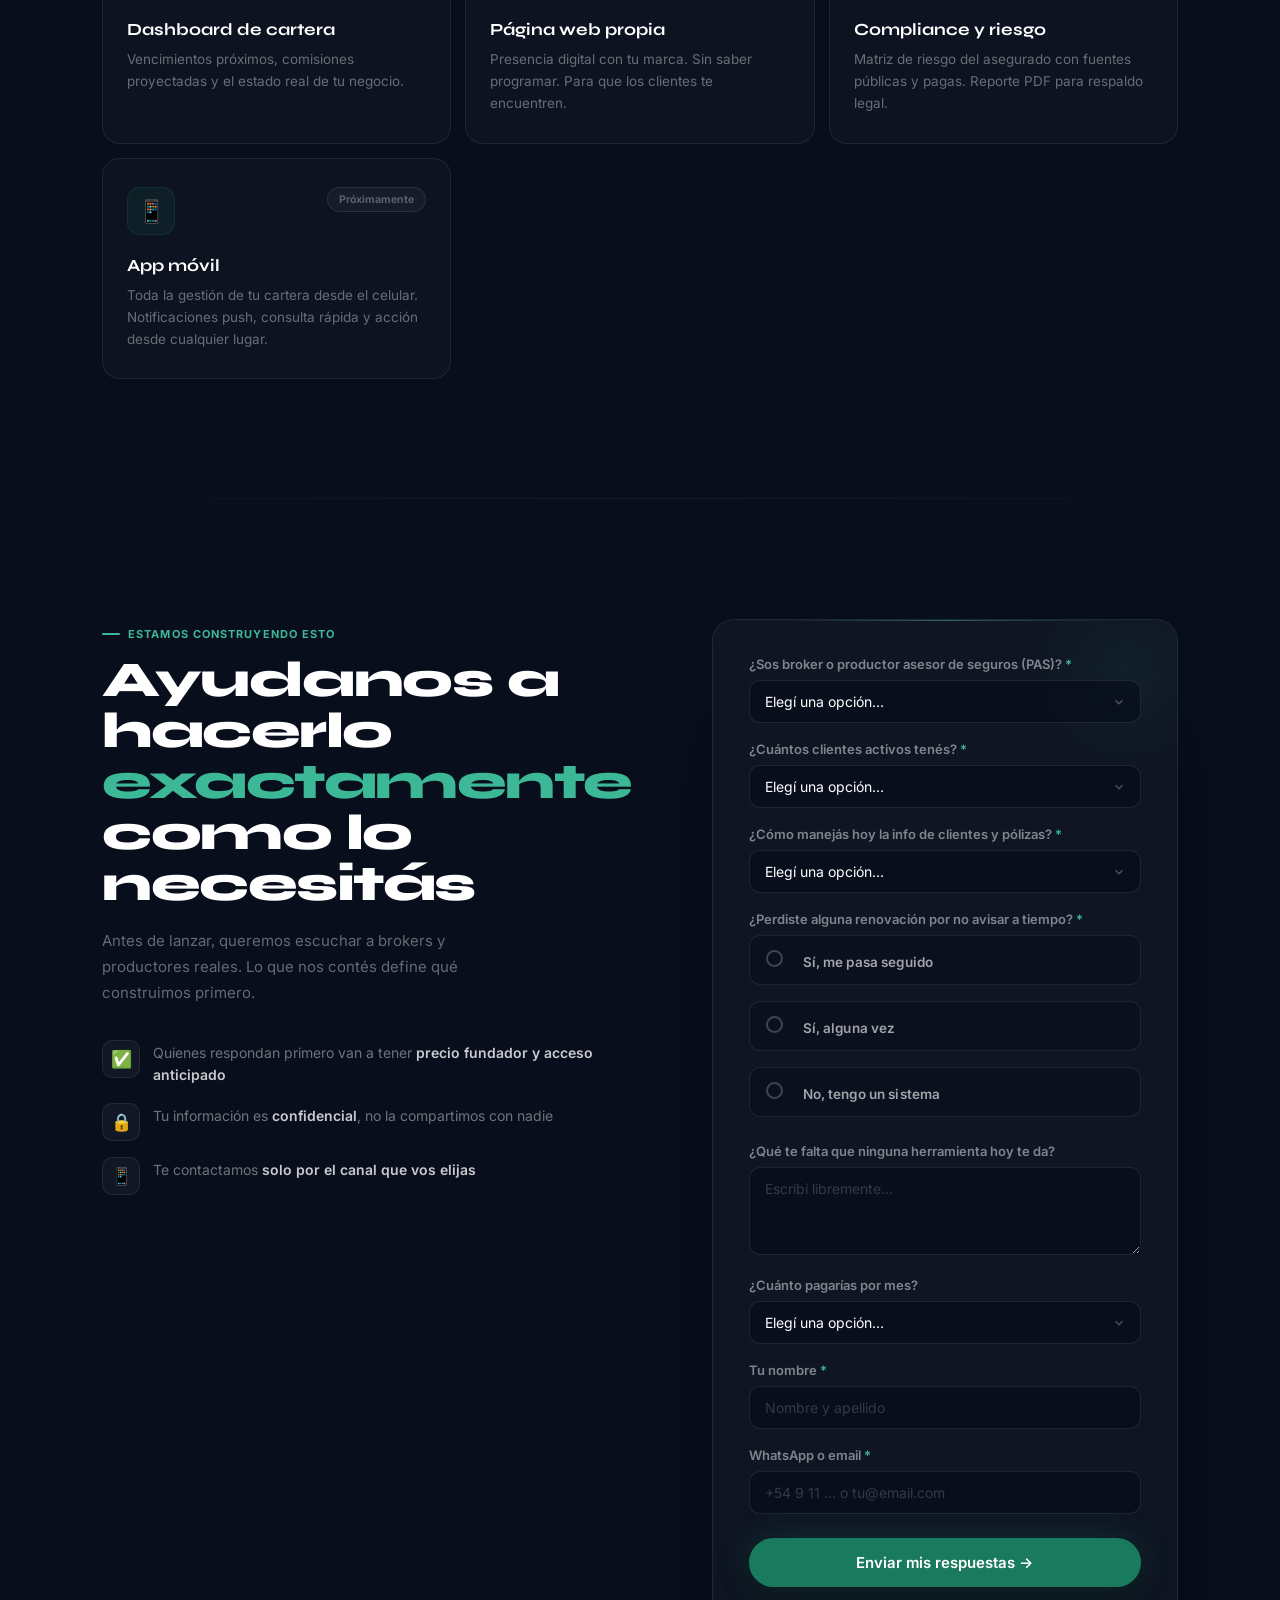
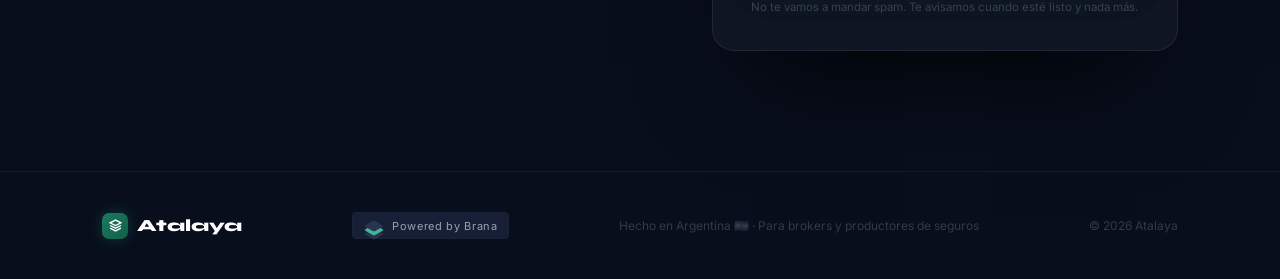
<file: brana/branding/atalaya-sistema-de-marca/atalaya/atalaya.html>
<!DOCTYPE html>
<html lang="es-AR">
<head>
<meta charset="UTF-8">
<meta name="viewport" content="width=device-width, initial-scale=1.0">
<meta name="theme-color" content="#080E1C">
<title>Atalaya — Para brokers y productores de seguros</title>
<link rel="preconnect" href="https://fonts.googleapis.com">
<link rel="preconnect" href="https://fonts.gstatic.com" crossorigin>
<link href="https://fonts.googleapis.com/css2?family=Syne:wght@700;800&family=Inter:wght@400;500;600&display=swap" rel="stylesheet">
<link rel="stylesheet" href="atalaya-tokens.css">
<style>
*, *::before, *::after { box-sizing: border-box; margin: 0; padding: 0; }
html { scroll-behavior: smooth; }
body {
  background: var(--bg);
  color: #fff;
  font-family: 'Inter', sans-serif;
  -webkit-font-smoothing: antialiased;
  overflow-x: hidden;
}
::selection { background: var(--accent); color: #fff; }
a { color: inherit; text-decoration: none; }
.wrap { max-width: 1140px; margin: 0 auto; padding: 0 32px; }

/* ── NAV ── */
nav {
  position: fixed; top: 0; left: 0; right: 0; z-index: 200;
  padding: 20px 40px;
  display: flex; align-items: center; justify-content: space-between;
  transition: background .3s, border-color .3s;
}
nav.scrolled {
  background: rgba(8,14,28,.88);
  backdrop-filter: blur(20px);
  border-bottom: 1px solid rgba(255,255,255,.06);
}
.nav-logo {
  font-family: 'Syne', sans-serif;
  font-weight: 800; font-size: 19px; letter-spacing: -.02em;
  display: flex; align-items: center; gap: 10px;
}
.nav-logo-mark {
  width: 30px; height: 30px; border-radius: 8px;
  background: linear-gradient(135deg, var(--accent), var(--accent-active));
  display: flex; align-items: center; justify-content: center;
  box-shadow: 0 0 20px rgba(26,122,94,.5);
}
.nav-logo-mark svg { width: 16px; height: 16px; fill: none; stroke: #fff; stroke-width: 2.5; }
.nav-links {
  display: flex; gap: 2px;
  background: rgba(255,255,255,.04);
  border: 1px solid rgba(255,255,255,.08);
  border-radius: var(--r-full); padding: 5px;
}
.nav-links a {
  padding: 8px 18px; border-radius: var(--r-full);
  font-size: 13.5px; font-weight: 500; color: rgba(255,255,255,.5);
  transition: color .2s, background .2s;
}
.nav-links a:hover, .nav-links a.active { color: #fff; background: rgba(255,255,255,.09); }
.nav-cta {
  background: var(--accent); color: #fff;
  padding: 10px 22px; border-radius: var(--r-full);
  font-size: 13.5px; font-weight: 600; border: none; cursor: pointer;
  box-shadow: 0 0 24px rgba(26,122,94,.4);
  transition: background .2s, transform .15s, box-shadow .2s;
  display: inline-block;
}
.nav-cta:hover { background: #1f9370; transform: translateY(-1px); box-shadow: 0 0 36px rgba(26,122,94,.55); }
.nav-menu-btn {
  display: none; width: 40px; height: 40px; border-radius: var(--r-lg);
  background: rgba(255,255,255,.06); border: 1px solid rgba(255,255,255,.1);
  color: #fff; font-size: 17px; cursor: pointer;
  align-items: center; justify-content: center;
}
@media(max-width: 800px) { .nav-links { display: none; } .nav-cta { display: none; } .nav-menu-btn { display: flex; } }

.drawer {
  position: fixed; inset: 0; z-index: 300;
  background: rgba(8,14,28,.97); backdrop-filter: blur(24px);
  display: flex; flex-direction: column;
  padding: 80px 32px 32px; gap: 4px;
  transform: translateX(100%);
  transition: transform .4s cubic-bezier(.2,.7,.2,1);
}
.drawer.open { transform: translateX(0); }
.drawer a {
  font-family: 'Syne', sans-serif; font-weight: 700; font-size: 30px;
  padding: 15px 0; border-bottom: 1px solid rgba(255,255,255,.06);
  color: rgba(255,255,255,.45); transition: color .2s;
}
.drawer a:hover { color: #fff; }
.drawer .nav-cta { margin-top: 22px; text-align: center; padding: 15px; font-size: 16px; border-radius: 14px; }
.drawer-close {
  position: absolute; top: 22px; right: 28px;
  width: 40px; height: 40px; border-radius: var(--r-lg);
  background: rgba(255,255,255,.06); border: 1px solid rgba(255,255,255,.1);
  color: #fff; font-size: 18px; cursor: pointer;
  display: flex; align-items: center; justify-content: center;
}

/* ── HERO ── */
.hero {
  position: relative;
  min-height: 100vh;
  min-height: 100svh;
  display: flex; align-items: center;
  padding: 120px 0 80px;
  overflow: hidden;
}
/* orbe verde profundo */
.hero-orb {
  position: absolute; top: -15%; right: -8%;
  width: 860px; height: 860px;
  background: radial-gradient(circle,
    rgba(26,122,94,.28) 0%,
    rgba(20,95,73,.12) 30%,
    rgba(11,24,44,.06) 55%,
    transparent 72%
  );
  border-radius: 50%; pointer-events: none;
  animation: orbBreath 9s ease-in-out infinite;
}
@keyframes orbBreath { 0%,100%{transform:scale(1)} 50%{transform:scale(1.06) translate(-20px,15px)} }
.hero-orb-2 {
  position: absolute; bottom: -10%; left: -15%;
  width: 560px; height: 560px;
  background: radial-gradient(circle, rgba(11,44,88,.3) 0%, transparent 65%);
  border-radius: 50%; pointer-events: none;
}
.hero-grid-lines {
  position: absolute; inset: 0; pointer-events: none;
  background-image:
    linear-gradient(rgba(255,255,255,.025) 1px, transparent 1px),
    linear-gradient(90deg, rgba(255,255,255,.025) 1px, transparent 1px);
  background-size: 72px 72px;
  -webkit-mask-image: radial-gradient(ellipse 65% 70% at 65% 45%, black 20%, transparent 78%);
  mask-image: radial-gradient(ellipse 65% 70% at 65% 45%, black 20%, transparent 78%);
}

.hero-inner {
  position: relative; z-index: 2;
  display: grid; grid-template-columns: 50% 1fr;
  gap: 48px; align-items: start;
  width: 100%; max-width: 1140px;
  margin: 0 auto; padding: 0 32px;
}
@media(max-width: 960px) { .hero-inner { grid-template-columns: 1fr; gap: 64px; } }

.hero-pill {
  display: inline-flex; align-items: center; gap: 8px;
  background: rgba(26,122,94,.12);
  border: 1px solid rgba(26,122,94,.3);
  border-radius: var(--r-full); padding: 7px 16px;
  font-size: 12px; font-weight: 600; letter-spacing: .06em; text-transform: uppercase;
  color: var(--accent-hover); margin-bottom: 30px;
}
.hero-pill-dot {
  width: 6px; height: 6px; border-radius: 50%; background: var(--accent-hover);
  box-shadow: 0 0 8px var(--accent-hover);
  animation: blink 2.2s ease-in-out infinite;
}
@keyframes blink { 0%,100%{opacity:1} 50%{opacity:.25} }

.hero h1 {
  font-family: 'Syne', sans-serif;
  font-size: clamp(42px, 6.2vw, 80px);
  font-weight: 800; line-height: 1.02;
  letter-spacing: -.035em; margin-bottom: 26px;
}
.hero h1 .hl {
  background: linear-gradient(90deg, var(--accent-hover), var(--accent));
  -webkit-background-clip: text; -webkit-text-fill-color: transparent;
  background-clip: text;
}

.hero-desc {
  font-size: 16.5px; color: rgba(255,255,255,.42);
  max-width: 410px; line-height: 1.72; margin-bottom: 38px;
}
.hero-desc strong { color: rgba(255,255,255,.72); font-weight: 500; }

.hero-btns { display: flex; align-items: center; gap: 13px; flex-wrap: wrap; margin-bottom: 52px; }
.btn-main {
  display: inline-flex; align-items: center; gap: 9px;
  background: var(--accent); color: #fff;
  padding: 15px 28px; border-radius: var(--r-full);
  font-weight: 600; font-size: 15px; border: none; cursor: pointer;
  box-shadow: 0 0 36px rgba(26,122,94,.4), 0 10px 30px rgba(0,0,0,.5);
  transition: background .2s, transform .2s, box-shadow .2s;
  text-decoration: none;
}
.btn-main:hover { background: #1f9370; transform: translateY(-2px); box-shadow: 0 0 56px rgba(31,147,112,.5), 0 14px 36px rgba(0,0,0,.6); }
.btn-main svg { transition: transform .2s; }
.btn-main:hover svg { transform: translateX(3px); }
.btn-sec {
  display: inline-flex; align-items: center; gap: 8px;
  background: transparent; border: 1px solid rgba(255,255,255,.14);
  color: rgba(255,255,255,.6); padding: 14px 24px; border-radius: var(--r-full);
  font-size: 14.5px; font-weight: 500; cursor: pointer;
  transition: border-color .2s, color .2s; text-decoration: none;
}
.btn-sec:hover { border-color: rgba(255,255,255,.3); color: #fff; }

/* mockup */
.hero-right { position: relative; padding-bottom: 48px; padding-top: 24px; }
@media(max-width: 960px) {
  .hero-right { padding-bottom: 0; padding-top: 0; }
  .float-chip { position: relative; bottom: auto; right: auto; margin: 20px 0 0; width: fit-content; animation: none; }
}
.mock-shell {
  border-radius: 22px;
  background: linear-gradient(160deg, rgba(255,255,255,.06) 0%, rgba(255,255,255,.02) 100%);
  border: 1px solid rgba(255,255,255,.09);
  padding: 22px;
  box-shadow: 0 80px 120px -40px rgba(0,0,0,.85), inset 0 1px 0 rgba(255,255,255,.07);
  position: relative;
}
.mock-shell::before {
  content: '';
  position: absolute; top: 0; left: 12%; right: 12%; height: 1px;
  background: linear-gradient(90deg, transparent, rgba(61,184,151,.55), transparent);
}
.mock-topbar {
  display: flex; align-items: center; justify-content: space-between;
  margin-bottom: 16px; padding-bottom: 14px;
  border-bottom: 1px solid rgba(255,255,255,.06);
}
.mock-circles { display: flex; gap: 6px; }
.mock-circles i { width: 10px; height: 10px; border-radius: 50%; display: block; font-style: normal; }
.mock-circles i:nth-child(1) { background: #E2614C; }
.mock-circles i:nth-child(2) { background: #F2C24B; }
.mock-circles i:nth-child(3) { background: #3FB680; }
.mock-tab-label { font-size: 12px; color: rgba(255,255,255,.35); }
.mock-live {
  display: flex; align-items: center; gap: 5px;
  font-size: 11px; color: var(--accent-hover); font-weight: 600;
}
.mock-live i { width: 7px; height: 7px; border-radius: 50%; background: var(--accent-hover); box-shadow: 0 0 7px var(--accent-hover); font-style: normal; animation: blink 1.5s ease-in-out infinite; }
.mock-section-l { font-size: 10.5px; font-weight: 700; letter-spacing: .07em; text-transform: uppercase; color: rgba(255,255,255,.28); margin-bottom: 11px; }
.mock-row {
  display: flex; align-items: center; gap: 11px;
  padding: 12px 12px; border-radius: 11px;
  background: rgba(255,255,255,.03); border: 1px solid rgba(255,255,255,.06);
  margin-bottom: 8px;
}
.mock-row.urg { border-color: rgba(226,97,76,.28); background: rgba(226,97,76,.04); }
.mock-av {
  width: 33px; height: 33px; border-radius: 9px;
  background: rgba(26,122,94,.18); border: 1px solid rgba(26,122,94,.2);
  display: flex; align-items: center; justify-content: center;
  font-size: 11px; font-weight: 700; color: var(--accent-hover);
  font-family: 'Syne', sans-serif; flex: none;
}
.mock-info { flex: 1; min-width: 0; }
.mock-nm { font-size: 13px; font-weight: 600; }
.mock-sb { font-size: 11px; color: rgba(255,255,255,.3); margin-top: 1px; }
.mock-tag { font-size: 10px; font-weight: 700; padding: 4px 9px; border-radius: var(--r-full); white-space: nowrap; }
.t-r { color: #E2614C; background: rgba(226,97,76,.12); border: 1px solid rgba(226,97,76,.22); }
.t-y { color: #F2C24B; background: rgba(242,194,75,.1); border: 1px solid rgba(242,194,75,.18); }
.t-g { color: var(--accent-hover); background: rgba(61,184,151,.1); border: 1px solid rgba(61,184,151,.2); }

.float-chip {
  position: absolute; bottom: -22px; right: -10px;
  background: linear-gradient(130deg, var(--accent), #1f9370);
  color: #fff; border-radius: 14px; padding: 13px 17px;
  display: flex; align-items: center; gap: 11px;
  box-shadow: 0 20px 48px -8px rgba(26,122,94,.55), 0 0 0 1px rgba(255,255,255,.12);
  animation: chipFloat 4.5s ease-in-out infinite; min-width: 205px;
}
@keyframes chipFloat { 0%,100%{transform:translateY(0)} 50%{transform:translateY(-7px)} }
@media(prefers-reduced-motion: reduce) { .float-chip { animation: none; } }
.chip-ico {
  width: 33px; height: 33px; border-radius: 9px;
  background: rgba(255,255,255,.12);
  display: flex; align-items: center; justify-content: center; font-size: 16px; flex: none;
}
.chip-l1 { font-size: 10px; font-weight: 600; opacity: .65; }
.chip-l2 { font-family: 'Syne', sans-serif; font-size: 13px; font-weight: 800; margin-top: 2px; }
@media(max-width: 480px) { .float-chip { left: 8px; right: auto; } }

/* ── PROOF STRIP ── */
.proof-strip {
  padding: 48px 0;
  border-top: 1px solid rgba(255,255,255,.05);
  border-bottom: 1px solid rgba(255,255,255,.05);
}
.proof-inner { display: flex; align-items: center; gap: 36px; flex-wrap: wrap; justify-content: center; }
.proof-lbl { font-size: 11.5px; color: rgba(255,255,255,.22); white-space: nowrap; letter-spacing: .02em; }
.proof-logos { display: flex; align-items: center; gap: 36px; flex-wrap: wrap; justify-content: center; }
.proof-logos span {
  font-size: 12.5px; font-weight: 700; letter-spacing: .05em; text-transform: uppercase;
  color: rgba(255,255,255,.16); font-family: 'Syne', sans-serif;
  transition: color .2s; cursor: default;
}
.proof-logos span:hover { color: rgba(255,255,255,.32); }

/* ── SHARED SECTION STYLES ── */
.section { padding: 120px 0; position: relative; }
@media(max-width: 700px) { .section { padding: 80px 0; } }
.section-dark {
  background: var(--bg);
}
.section-dark::before, .section-dark::after {
  content: '';
  position: absolute; left: 0; right: 0; height: 1px;
  background: linear-gradient(90deg, transparent, rgba(255,255,255,.06), transparent);
}
.section-dark::before { top: 0; }
.section-dark::after { bottom: 0; }

.s-tag {
  display: inline-flex; align-items: center; gap: 8px;
  font-size: 11px; font-weight: 700; letter-spacing: .1em; text-transform: uppercase;
  color: var(--accent-hover); margin-bottom: 14px;
}
.s-tag::before { content: ''; width: 18px; height: 2px; background: var(--accent-hover); border-radius: 2px; }
.s-h2 {
  font-family: 'Syne', sans-serif;
  font-size: clamp(28px, 4.2vw, 50px);
  font-weight: 800; letter-spacing: -.03em; line-height: 1.02;
  margin-bottom: 14px;
}
.s-sub {
  font-size: 15.5px; color: rgba(255,255,255,.38);
  max-width: 500px; line-height: 1.72; margin-bottom: 60px;
}

/* ── TIMELINE ── */
.tl-grid {
  display: grid; grid-template-columns: repeat(5, 1fr);
  gap: 13px; position: relative; align-items: stretch;
}
.tl-grid::before {
  content: '';
  position: absolute; top: 22px; left: 5%; right: 5%; height: 1px;
  background: linear-gradient(90deg, #3FB680, rgba(255,255,255,.1), #F2C24B, #E08A3C, #E2614C);
  opacity: .55;
}
@media(max-width: 800px) {
  .tl-grid { grid-template-columns: 1fr; gap: 0; }
  .tl-grid::before { left: 22px; right: auto; top: 0; bottom: 0; width: 1px; height: auto;
    background: linear-gradient(180deg, #3FB680, rgba(255,255,255,.1), #F2C24B, #E08A3C, #E2614C);
  }
}
.tl-item { position: relative; padding-top: 52px; display: flex; flex-direction: column; }
@media(max-width: 800px) { .tl-item { padding-top: 0; padding-left: 52px; padding-bottom: 22px; } }
.tl-dot {
  position: absolute; top: 0; left: 50%; transform: translateX(-50%);
  width: 44px; height: 44px; border-radius: 50%;
  display: flex; align-items: center; justify-content: center;
  font-family: 'Syne', sans-serif; font-weight: 800; font-size: 14px;
  color: var(--bg); z-index: 1; border: 2px solid var(--bg);
}
@media(max-width: 800px) { .tl-dot { left: 0; transform: none; } }
.tl-card {
  background: rgba(255,255,255,.025);
  border: 1px solid rgba(255,255,255,.07);
  border-radius: 14px; padding: 17px;
  transition: transform .28s, border-color .28s;
  flex: 1;
}
.tl-card:hover { transform: translateY(-4px); }
.tl-label { font-size: 10px; font-weight: 700; letter-spacing: .08em; text-transform: uppercase; margin-bottom: 7px; }
.tl-card p { font-size: 13px; color: rgba(255,255,255,.5); line-height: 1.55; }
.tl-card p strong { color: rgba(255,255,255,.82); font-weight: 600; }

.st1 .tl-dot { background: #3FB680; } .st1 .tl-label { color: #3FB680; } .st1 .tl-card { border-color: rgba(63,182,128,.18); }
.st2 .tl-dot { background: #8496B0; color: var(--bg); } .st2 .tl-label { color: #8496B0; }
.st3 .tl-dot { background: #F2C24B; } .st3 .tl-label { color: #F2C24B; } .st3 .tl-card { border-color: rgba(242,194,75,.2); }
.st4 .tl-dot { background: #E08A3C; } .st4 .tl-label { color: #E08A3C; }
.st5 .tl-dot { background: #E2614C; } .st5 .tl-label { color: #E2614C; } .st5 .tl-card { border-color: rgba(226,97,76,.22); background: rgba(226,97,76,.04); }

/* ── STATEMENT SECTION ── */
.s-statement { padding: 130px 0; position: relative; overflow: hidden; }
.s-statement::before {
  content: '';
  position: absolute; top: 50%; left: 50%; transform: translate(-50%,-50%);
  width: 900px; height: 500px;
  background: radial-gradient(ellipse, rgba(26,122,94,.1) 0%, transparent 65%);
  pointer-events: none;
}
.statement-p {
  font-family: 'Syne', sans-serif;
  font-size: clamp(26px, 3.8vw, 50px);
  font-weight: 800; letter-spacing: -.03em; line-height: 1.1;
  max-width: 820px; color: rgba(255,255,255,.4);
}
.statement-p .w { color: #fff; }
.statement-p .g { color: var(--accent-hover); }

/* ── FEATURES ── */
.feat-grid {
  display: grid; grid-template-columns: repeat(3, 1fr); gap: 14px;
}
@media(max-width: 900px) { .feat-grid { grid-template-columns: repeat(2, 1fr); } }
@media(max-width: 560px) { .feat-grid { grid-template-columns: 1fr; } }

.f-card {
  background: rgba(255,255,255,.025);
  border: 1px solid rgba(255,255,255,.07);
  border-radius: 18px; padding: 28px 24px;
  position: relative; overflow: hidden;
  transition: transform .3s, border-color .32s, box-shadow .32s;
}
.f-card::before {
  content: '';
  position: absolute; inset: 0;
  background: radial-gradient(ellipse 70% 55% at 10% 0%, rgba(26,122,94,.12), transparent 60%);
  opacity: 0; transition: opacity .35s;
}
.f-card::after {
  content: '';
  position: absolute; top: 0; left: 0; right: 0; height: 2px;
  background: linear-gradient(90deg, transparent, var(--accent), transparent);
  transform: scaleX(0); transition: transform .35s;
}
.f-card:hover { transform: translateY(-5px); border-color: rgba(26,122,94,.3); box-shadow: 0 28px 56px -20px rgba(0,0,0,.8); }
.f-card:hover::before { opacity: 1; }
.f-card:hover::after { transform: scaleX(1); }
.f-top { display: flex; align-items: flex-start; justify-content: space-between; margin-bottom: 20px; }
.f-icon {
  width: 48px; height: 48px; border-radius: 13px;
  background: rgba(26,122,94,.12); border: 1px solid rgba(26,122,94,.2);
  display: flex; align-items: center; justify-content: center; font-size: 22px;
}
.f-badge { font-size: 10.5px; font-weight: 700; padding: 5px 11px; border-radius: var(--r-full); }
.b-core { color: var(--accent-hover); background: rgba(26,122,94,.12); border: 1px solid rgba(61,184,151,.22); }
.b-next { color: rgba(255,255,255,.3); background: rgba(255,255,255,.04); border: 1px solid rgba(255,255,255,.09); }
.f-card h3 { font-family: 'Syne', sans-serif; font-size: 17px; font-weight: 700; margin-bottom: 8px; position: relative; z-index: 1; }
.f-card p { font-size: 13.5px; color: rgba(255,255,255,.38); line-height: 1.65; position: relative; z-index: 1; }

/* ── FORM SECTION ── */
.form-layout { display: grid; grid-template-columns: 1fr 1.08fr; gap: 80px; align-items: start; position: relative; z-index: 1; }
@media(max-width: 900px) { .form-layout { grid-template-columns: 1fr; gap: 48px; } }
.form-left .s-h2 { margin-bottom: 18px; }
.form-left > p { font-size: 15px; color: rgba(255,255,255,.38); line-height: 1.72; max-width: 400px; margin-bottom: 34px; }
.trust { display: flex; flex-direction: column; gap: 16px; }
.trust-row { display: flex; align-items: flex-start; gap: 13px; }
.trust-ico {
  width: 38px; height: 38px; border-radius: var(--r-lg); flex: none;
  background: rgba(255,255,255,.04); border: 1px solid rgba(255,255,255,.08);
  display: flex; align-items: center; justify-content: center; font-size: 17px;
}
.trust-txt { font-size: 14px; color: rgba(255,255,255,.42); line-height: 1.6; padding-top: 2px; }
.trust-txt strong { color: rgba(255,255,255,.78); font-weight: 600; }

.form-card {
  background: rgba(255,255,255,.03);
  border: 1px solid rgba(255,255,255,.08);
  border-radius: 22px; padding: 36px;
  box-shadow: 0 60px 100px -40px rgba(0,0,0,.8);
  position: relative; overflow: hidden;
}
.form-card::before {
  content: '';
  position: absolute; top: 0; left: 14%; right: 14%; height: 1px;
  background: linear-gradient(90deg, transparent, rgba(61,184,151,.5), transparent);
}
.form-card::after {
  content: '';
  position: absolute; top: -60px; right: -60px;
  width: 220px; height: 220px;
  background: radial-gradient(circle, rgba(26,122,94,.1) 0%, transparent 65%);
  pointer-events: none;
}
.field { margin-bottom: 18px; position: relative; z-index: 1; }
.field label { display: block; font-size: 13px; font-weight: 600; color: rgba(255,255,255,.48); margin-bottom: 8px; }
.req { color: var(--accent-hover); }
.ctrl {
  width: 100%; background: rgba(6,11,24,.6);
  border: 1px solid rgba(255,255,255,.09); border-radius: 11px;
  color: #fff; font-family: inherit; font-size: 14px; padding: 12px 15px;
  transition: border-color .2s, box-shadow .2s; -webkit-appearance: none; appearance: none;
}
.ctrl::placeholder { color: rgba(255,255,255,.18); }
.ctrl:focus { outline: none; border-color: var(--accent); box-shadow: 0 0 0 3px rgba(26,122,94,.15); }
textarea.ctrl { resize: vertical; min-height: 88px; }
select.ctrl {
  background-image: url("data:image/svg+xml,%3Csvg xmlns='http://www.w3.org/2000/svg' width='14' height='14' viewBox='0 0 24 24' fill='none' stroke='rgba(255,255,255,0.28)' stroke-width='2.5'%3E%3Cpath d='M6 9l6 6 6-6'/%3E%3C/svg%3E");
  background-repeat: no-repeat; background-position: right 14px center; padding-right: 38px;
}
select.ctrl option { background: var(--surface); }
.ctrl.bad { border-color: #E2614C; box-shadow: 0 0 0 3px rgba(226,97,76,.12); }
.f-err { color: #E2614C; font-size: 11.5px; margin-top: 5px; display: none; }
.f-err.on { display: block; }
.radio-group { display: flex; flex-direction: column; gap: 8px; }
.radio-row {
  display: flex; align-items: center; gap: 0;
  padding: 14px 16px; border-radius: 11px;
  border: 1px solid rgba(255,255,255,.08); background: rgba(6,11,24,.4);
  cursor: pointer; transition: border-color .2s, background .2s;
}
.radio-row:hover { border-color: rgba(255,255,255,.16); }
.radio-row input[type="radio"] {
  -webkit-appearance: none; appearance: none; width: 17px; height: 17px; border-radius: 50%;
  border: 2px solid rgba(255,255,255,.22); flex: none; cursor: pointer;
  transition: border-color .2s; position: relative;
}
.radio-row input:checked { border-color: var(--accent); }
.radio-row input:checked::after { content: ''; position: absolute; inset: 3px; border-radius: 50%; background: var(--accent); }
.radio-row:has(input:checked) { border-color: rgba(26,122,94,.35); background: rgba(26,122,94,.07); }
.radio-row span { font-size: 13.5px; color: rgba(255,255,255,.62); letter-spacing: .01em; margin-left: 20px; }
.btn-send {
  width: 100%; padding: 15px; border-radius: var(--r-full);
  background: var(--accent); color: #fff;
  font-family: inherit; font-weight: 600; font-size: 15px;
  border: none; cursor: pointer;
  box-shadow: 0 0 32px rgba(26,122,94,.3), 0 8px 24px rgba(0,0,0,.4);
  transition: background .2s, transform .2s, box-shadow .2s;
  margin-top: 6px; position: relative; z-index: 1;
}
.btn-send:hover { background: #1f9370; transform: translateY(-2px); box-shadow: 0 0 52px rgba(31,147,112,.4); }
.form-note { text-align: center; font-size: 11.5px; color: rgba(255,255,255,.2); margin-top: 13px; }

.success-msg { display: none; text-align: center; padding: 34px 0; }
.success-msg.on { display: block; animation: popIn .5s cubic-bezier(.2,.7,.2,1); }
@keyframes popIn { from{opacity:0;transform:scale(.92)} to{opacity:1;transform:scale(1)} }
.s-check {
  width: 66px; height: 66px; border-radius: 50%;
  background: linear-gradient(135deg, var(--accent), var(--accent-hover));
  color: #fff; font-size: 30px;
  display: flex; align-items: center; justify-content: center;
  margin: 0 auto 20px;
  box-shadow: 0 0 44px rgba(26,122,94,.5);
}
.success-msg h3 { font-family: 'Syne', sans-serif; font-size: 24px; font-weight: 800; margin-bottom: 10px; }
.success-msg p { font-size: 14px; color: rgba(255,255,255,.38); max-width: 320px; margin: 0 auto; line-height: 1.7; }

/* ── FOOTER ── */
footer { padding: 40px 0; border-top: 1px solid rgba(255,255,255,.05); }
.footer-inner { display: flex; align-items: center; justify-content: space-between; flex-wrap: wrap; gap: 16px; }
.footer-logo { display: flex; align-items: center; gap: 9px; font-family: 'Syne', sans-serif; font-weight: 800; font-size: 17px; }
.footer-logo-mark {
  width: 26px; height: 26px; border-radius: 7px;
  background: linear-gradient(135deg, var(--accent), var(--accent-active));
  display: flex; align-items: center; justify-content: center;
  box-shadow: 0 0 14px rgba(26,122,94,.4);
}
.footer-logo-mark svg { width: 13px; height: 13px; fill: none; stroke: #fff; stroke-width: 2.5; }
.footer-copy { font-size: 12px; color: rgba(255,255,255,.18); }

/* ── REVEAL ── */
.rv { opacity: 0; transform: translateY(22px); transition: opacity .65s cubic-bezier(.2,.7,.2,1), transform .65s cubic-bezier(.2,.7,.2,1); }
.rv.in { opacity: 1; transform: none; }
@media(prefers-reduced-motion: reduce) { .rv { opacity: 1 !important; transform: none !important; } }

/* ── MOBILE OVERRIDES ── */
@media(max-width: 700px) {
  nav { padding: 16px 20px; }
  .s-statement { padding: 80px 0; }
  .hero { padding: 100px 0 60px; }
}
@media(max-width: 500px) {
  .form-card { padding: 24px 18px; }
  .hero-pill { font-size: 11px; }
}
@media(max-width: 400px) {
  .wrap { padding: 0 20px; }
}
/* touch targets */
.btn-main, .btn-sec, .btn-send, .nav-cta { touch-action: manipulation; }

/* ── CONVIVENCIA BRANA ↔ ATALAYA ── */
.by-brana {
  display: inline-flex; align-items: center; gap: 6px;
  font-size: 11px; font-weight: 500; letter-spacing: .04em;
  color: var(--text-3);
  padding-left: 11px; margin-left: 2px;
  border-left: 1px solid var(--border);
}
.pwr {
  font-family: var(--font-body); font-size: 11px; letter-spacing: .06em;
  color: var(--text-2);
  display: inline-flex; align-items: center; gap: 8px;
  padding: 5px 10px; border-radius: var(--r-sm);
  background: var(--surface-2); border: 1px solid var(--border);
}
/* isotipo de convivencia — la capa media toma el verde de Atalaya */
.stack {
  --s: 20px; display: inline-block; position: relative;
  width: calc(var(--s) * 1.5); height: calc(var(--s) * 1.05);
  flex-shrink: 0;
}
.stack i {
  position: absolute; left: 50%;
  width: var(--s); height: var(--s);
  transform: translateX(-50%) scaleY(.5775) rotate(45deg);
  border-radius: calc(var(--s) * 0.13);
  background: var(--border-strong); display: block;
}
.stack i:nth-child(1) { top: calc(var(--s) * 0.04); z-index: 3; }
.stack i.a            { top: calc(var(--s) * 0.32); z-index: 2; background: var(--accent-hover); }
.stack i:nth-child(3) { top: calc(var(--s) * 0.60); z-index: 1; }
@media(max-width: 480px) { .by-brana { display: none; } }
</style>
</head>
<body>

<!-- NAV -->
<nav id="nav">
  <a href="#top" class="nav-logo">
    <div class="nav-logo-mark">
      <svg viewBox="0 0 24 24"><path d="M12 2L2 7l10 5 10-5-10-5z"/><path d="M2 17l10 5 10-5"/><path d="M2 12l10 5 10-5"/></svg>
    </div>
    <span data-brand>Atalaya</span>
    <span class="by-brana"><span class="stack" aria-hidden="true" style="--s:13px"><i></i><i class="a"></i><i></i></span>by Brana</span>
  </a>
  <div class="nav-links">
    <a href="#features">Beneficios</a>
    <a href="#form">Contacto</a>
  </div>
  <a href="#form" class="nav-cta">Quiero probarlo</a>
  <button class="nav-menu-btn" id="menuBtn" aria-label="Menú">☰</button>
</nav>

<div class="drawer" id="drawer">
  <button class="drawer-close" id="drawerClose">✕</button>
  <a href="#features" data-close>Beneficios</a>
  <a href="#form" data-close>Contacto</a>
  <a href="#form" class="nav-cta" data-close>Quiero probarlo</a>
</div>

<!-- HERO -->
<section class="hero" id="top">
  <div class="hero-orb"></div>
  <div class="hero-orb-2"></div>
  <div class="hero-grid-lines"></div>
  <div class="hero-inner">
    <div class="rv">
      <div class="hero-pill"><span class="hero-pill-dot"></span>Software para brokers y productores de seguros</div>
      <h1>Nunca más<br>perdas una<br><span class="hl">renovación</span></h1>
      <p class="hero-desc">
        El sistema que faltaba para brokers y <strong>productores asesores de seguros</strong> independientes. Gestioná clientes, pólizas y vencimientos desde un lugar. <strong>Sin Excel. Sin olvidos.</strong>
      </p>
      <div class="hero-btns">
        <a href="#form" class="btn-main">
          Contame qué necesitás
          <svg width="15" height="15" viewBox="0 0 24 24" fill="none" stroke="currentColor" stroke-width="2.5"><path d="M5 12h14M12 5l7 7-7 7"/></svg>
        </a>
        <a href="#features" class="btn-sec">Ver beneficios</a>
      </div>

    </div>

    <div class="hero-right rv">
      <div class="mock-shell">
        <div class="mock-topbar">
          <div class="mock-circles"><i></i><i></i><i></i></div>
          <span class="mock-tab-label">Próximos vencimientos</span>
          <span class="mock-live"><i></i>En vivo</span>
        </div>
        <div class="mock-section-l">Cartera · 184 pólizas activas</div>
        <div class="mock-row urg">
          <span class="mock-av">MG</span>
          <span class="mock-info"><div class="mock-nm">Martín Gómez · Auto</div><div class="mock-sb">Vence en 5 días</div></span>
          <span class="mock-tag t-r">Por vencer</span>
        </div>
        <div class="mock-row">
          <span class="mock-av">LF</span>
          <span class="mock-info"><div class="mock-nm">Lucía Fernández · Hogar</div><div class="mock-sb">Vence en 23 días</div></span>
          <span class="mock-tag t-y">Pendiente</span>
        </div>
        <div class="mock-row">
          <span class="mock-av">RC</span>
          <span class="mock-info"><div class="mock-nm">Rodríguez SRL · Flota</div><div class="mock-sb">Renovada · +$48.200</div></span>
          <span class="mock-tag t-g">Renovada</span>
        </div>
      </div>
      <div class="float-chip">
        <span class="chip-ico"><svg width="17" height="17" viewBox="0 0 24 24" fill="none" stroke="currentColor" stroke-width="2.2" stroke-linecap="round" stroke-linejoin="round" aria-hidden="true"><path d="M18 8a6 6 0 0 0-12 0c0 7-3 9-3 9h18s-3-2-3-9"/><path d="M13.73 21a2 2 0 0 1-3.46 0"/></svg></span>
        <span><div class="chip-l1">Aviso enviado automáticamente</div><div class="chip-l2">WhatsApp · Martín G.</div></span>
      </div>
    </div>
  </div>
</section>

<!-- PROOF -->
<div class="proof-strip">
  <div class="wrap">
    <div class="proof-inner">
      <span class="proof-lbl">Pensado para quienes trabajan con aseguradoras como</span>
      <div class="proof-logos">
        <span>Sancor</span><span>Zurich</span><span>Meridional</span><span>Galeno</span><span>Berkley</span><span>SMG</span>
      </div>
    </div>
  </div>
</div>

<!-- PAIN -->
<section class="section section-dark">
  <div class="wrap">
    <div class="rv">
      <div class="s-tag">El problema real</div>
      <h2 class="s-h2">Así se pierde una<br>renovación hoy</h2>
      <p class="s-sub">Cinco pasos. Para cuando te das cuenta, el cliente ya firmó con otro.</p>
    </div>
    <div class="tl-grid">
      <div class="tl-item st1 rv"><div class="tl-dot">1</div><div class="tl-card"><div class="tl-label">Día 0</div><p><strong>Póliza emitida.</strong> Todo en orden. El cliente confía en vos.</p></div></div>
      <div class="tl-item st2 rv"><div class="tl-dot">2</div><div class="tl-card"><div class="tl-label">Mes 6</div><p>El dato queda en una planilla. <strong>Sin alertas</strong>, sin recordatorios.</p></div></div>
      <div class="tl-item st3 rv"><div class="tl-dot">3</div><div class="tl-card"><div class="tl-label">30 días para vencer</div><p>Nadie avisó todavía. <strong>El tiempo corre.</strong></p></div></div>
      <div class="tl-item st4 rv"><div class="tl-dot">4</div><div class="tl-card"><div class="tl-label">Semana clave</div><p>El cliente habló con <strong>otro broker</strong> que sí lo contactó primero.</p></div></div>
      <div class="tl-item st5 rv"><div class="tl-dot">5</div><div class="tl-card"><div class="tl-label">Póliza vencida</div><p><strong>Renovación, comisión y cliente</strong> perdidos. Y era evitable.</p></div></div>
    </div>
  </div>
</section>

<!-- STATEMENT -->
<section class="s-statement">
  <div class="wrap rv">
    <p class="statement-p">
      <span class="w">Diseñamos el sistema</span> que los brokers y productores argentinos
      <span class="g">necesitaban desde hace años</span> —
      <span class="w">sin complejidades</span>, sin costos en dólares,
      sin aprender una nueva herramienta cada mes.
    </p>
  </div>
</section>

<!-- FEATURES -->
<section class="section section-dark" id="features">
  <div class="wrap">
    <div class="rv" style="margin-bottom:52px">
      <div class="s-tag">Qué incluye</div>
      <h2 class="s-h2">Todo en un solo lugar</h2>
      <p class="s-sub">Sin CRMs genéricos. Sin adaptaciones. Pensado desde cero para cómo trabaja un broker o productor asesor independiente.</p>
    </div>
    <div class="feat-grid">
      <div class="f-card rv"><div class="f-top"><div class="f-icon">🗂️</div><span class="f-badge b-core">Core</span></div><h3>CRM para seguros</h3><p>Ficha completa por cliente: pólizas, historial, contacto y documentos. Disponible en web y escritorio desde el día uno.</p></div>
      <div class="f-card rv"><div class="f-top"><div class="f-icon">🔔</div><span class="f-badge b-core">Core</span></div><h3>Alertas automáticas</h3><p>Avisos por WhatsApp y email antes de cada vencimiento. Vos elegís cuándo y cómo.</p></div>
      <div class="f-card rv"><div class="f-top"><div class="f-icon">📥</div><span class="f-badge b-core">Core</span></div><h3>Importación fácil</h3><p>Traé tu cartera desde Excel, otras apps o cargala a mano. En minutos, no en días.</p></div>
      <div class="f-card rv"><div class="f-top"><div class="f-icon">📊</div><span class="f-badge b-core">Core</span></div><h3>Dashboard de cartera</h3><p>Vencimientos próximos, comisiones proyectadas y el estado real de tu negocio.</p></div>
      <div class="f-card rv"><div class="f-top"><div class="f-icon">🌐</div><span class="f-badge b-next">Próximamente</span></div><h3>Página web propia</h3><p>Presencia digital con tu marca. Sin saber programar. Para que los clientes te encuentren.</p></div>
      <div class="f-card rv"><div class="f-top"><div class="f-icon">🛡️</div><span class="f-badge b-next">Próximamente</span></div><h3>Compliance y riesgo</h3><p>Matriz de riesgo del asegurado con fuentes públicas y pagas. Reporte PDF para respaldo legal.</p></div>
      <div class="f-card rv"><div class="f-top"><div class="f-icon">📱</div><span class="f-badge b-next">Próximamente</span></div><h3>App móvil</h3><p>Toda la gestión de tu cartera desde el celular. Notificaciones push, consulta rápida y acción desde cualquier lugar.</p></div>
    </div>
  </div>
</section>

<!-- FORM -->
<section class="section" id="form">
  <div class="wrap">
    <div class="form-layout">
      <div class="form-left rv">
        <div class="s-tag">Estamos construyendo esto</div>
        <h2 class="s-h2">Ayudanos a hacerlo <span style="color:var(--accent-hover)">exactamente</span> como lo necesitás</h2>
        <p>Antes de lanzar, queremos escuchar a brokers y productores reales. Lo que nos contés define qué construimos primero.</p>
        <div class="trust">
          <div class="trust-row"><span class="trust-ico">✅</span><span class="trust-txt">Quienes respondan primero van a tener <strong>precio fundador y acceso anticipado</strong></span></div>
          <div class="trust-row"><span class="trust-ico">🔒</span><span class="trust-txt">Tu información es <strong>confidencial</strong>, no la compartimos con nadie</span></div>
          <div class="trust-row"><span class="trust-ico">📱</span><span class="trust-txt">Te contactamos <strong>solo por el canal que vos elijas</strong></span></div>
        </div>
      </div>

      <div class="form-card rv">
        <form id="lf" novalidate>
          <div class="field">
            <label>¿Sos broker o productor asesor de seguros (PAS)? <span class="req">*</span></label>
            <select class="ctrl" name="perfil" required>
              <option value="">Elegí una opción…</option>
              <option>Broker independiente</option>
              <option>Productor Asesor de Seguros (PAS)</option>
              <option>Ambos</option>
              <option>Organización / equipo</option>
            </select>
            <div class="f-err">Elegí tu perfil.</div>
          </div>
          <div class="field">
            <label>¿Cuántos clientes activos tenés? <span class="req">*</span></label>
            <select class="ctrl" name="clientes" required>
              <option value="">Elegí una opción…</option>
              <option>Menos de 50</option>
              <option>50 – 150</option>
              <option>150 – 300</option>
              <option>Más de 300</option>
            </select>
            <div class="f-err">Elegí una opción.</div>
          </div>
          <div class="field">
            <label>¿Cómo manejás hoy la info de clientes y pólizas? <span class="req">*</span></label>
            <select class="ctrl" name="herramienta" required id="sel-herramienta">
              <option value="">Elegí una opción…</option>
              <option>Excel / planillas</option>
              <option>Papel</option>
              <option>Una app o sistema</option>
              <option>Una combinación</option>
              <option value="Otro">Otro</option>
            </select>
            <div id="otro-wrap" style="display:none; margin-top:10px;">
              <input class="ctrl" type="text" name="herramienta_otro" id="herramienta_otro" placeholder="Contanos qué usás…">
            </div>
            <div class="f-err">Elegí una opción.</div>
          </div>
          <div class="field">
            <label>¿Perdiste alguna renovación por no avisar a tiempo? <span class="req">*</span></label>
            <div class="radio-group">
              <label class="radio-row"><input type="radio" name="perdida" value="seguido"><span>Sí, me pasa seguido</span></label>
              <label class="radio-row"><input type="radio" name="perdida" value="alguna"><span>Sí, alguna vez</span></label>
              <label class="radio-row"><input type="radio" name="perdida" value="no"><span>No, tengo un sistema</span></label>
            </div>
            <div class="f-err">Marcá una opción.</div>
          </div>
          <div class="field">
            <label>¿Qué te falta que ninguna herramienta hoy te da?</label>
            <textarea class="ctrl" name="falta" placeholder="Escribí libremente…"></textarea>
          </div>
          <div class="field">
            <label>¿Cuánto pagarías por mes?</label>
            <select class="ctrl" name="precio">
              <option value="">Elegí una opción…</option>
              <option>Menos de $10.000</option>
              <option>$10.000 – $20.000</option>
              <option>$20.000 – $40.000</option>
              <option>Más de $40.000</option>
              <option>Depende de lo que incluya</option>
            </select>
          </div>
          <div class="field">
            <label>Tu nombre <span class="req">*</span></label>
            <input class="ctrl" name="nombre" type="text" placeholder="Nombre y apellido" required>
            <div class="f-err">Necesitamos tu nombre.</div>
          </div>
          <div class="field">
            <label>WhatsApp o email <span class="req">*</span></label>
            <input class="ctrl" name="contacto" type="text" placeholder="+54 9 11 … o tu@email.com" required>
            <div class="f-err">Dejanos un contacto.</div>
          </div>
          <button type="submit" class="btn-send">Enviar mis respuestas →</button>
          <p class="form-note">No te vamos a mandar spam. Te avisamos cuando esté listo y nada más.</p>
        </form>
        <div class="success-msg" id="sm">
          <div class="s-check">✓</div>
          <h3>¡Gracias, te anotamos!</h3>
          <p>Vamos a leer cada respuesta con atención. Si sos de los primeros, te escribimos pronto.</p>
        </div>
      </div>
    </div>
  </div>
</section>

<!-- FOOTER -->
<footer>
  <div class="wrap footer-inner">
    <div class="footer-logo">
      <div class="footer-logo-mark">
        <svg viewBox="0 0 24 24"><path d="M12 2L2 7l10 5 10-5-10-5z"/><path d="M2 17l10 5 10-5"/><path d="M2 12l10 5 10-5"/></svg>
      </div>
      <span data-brand>Atalaya</span>
    </div>
    <span class="pwr"><span class="stack" aria-hidden="true" style="--s:14px"><i></i><i class="a"></i><i></i></span>Powered by Brana</span>
    <span class="footer-copy">Hecho en Argentina 🇦🇷 · Para brokers y productores de seguros</span>
    <span class="footer-copy">© 2026 <span data-brand>Atalaya</span></span>
  </div>
</footer>

<script>
const BRAND = "Atalaya";
document.querySelectorAll("[data-brand]").forEach(el => el.textContent = BRAND);

const nav = document.getElementById("nav");
window.addEventListener("scroll", () => nav.classList.toggle("scrolled", scrollY > 40), {passive:true});

// Scroll-spy: resalta el link de la sección visible
const navLinks = document.querySelectorAll(".nav-links a");
const spySections = document.querySelectorAll("#features, #form");
function updateActiveNav() {
  let current = "";
  spySections.forEach(s => { if (scrollY >= s.offsetTop - 140) current = s.id; });
  navLinks.forEach(a => a.classList.toggle("active", a.getAttribute("href") === "#" + current));
}
window.addEventListener("scroll", updateActiveNav, {passive:true});
updateActiveNav();

const drawer = document.getElementById("drawer");
document.getElementById("menuBtn").onclick = () => drawer.classList.add("open");
document.getElementById("drawerClose").onclick = () => drawer.classList.remove("open");
drawer.querySelectorAll("[data-close]").forEach(a => a.onclick = () => drawer.classList.remove("open"));

const rvEls = document.querySelectorAll(".rv");
const io = new IntersectionObserver(entries => {
  entries.forEach(e => { if(e.isIntersecting){ e.target.classList.add("in"); io.unobserve(e.target); } });
}, { threshold: 0.08, rootMargin: "0px 0px -5% 0px" });
rvEls.forEach((el,i) => { el.style.transitionDelay=(Math.min(i%4,3)*65)+"ms"; io.observe(el); });
setTimeout(() => rvEls.forEach(el => { el.style.transition="none"; el.classList.add("in"); }), 1400);

const form = document.getElementById("lf");
const sm = document.getElementById("sm");
function setErr(field, show) {
  const err = field.querySelector(".f-err");
  const ctrl = field.querySelector(".ctrl");
  if(err) err.classList.toggle("on", show);
  if(ctrl) ctrl.classList.toggle("bad", show);
}
form.addEventListener("submit", ev => {
  ev.preventDefault(); let ok = true;
  form.querySelectorAll(".ctrl[required]").forEach(c => {
    const bad = !c.value.trim();
    setErr(c.closest(".field"), bad);
    if(bad) ok = false;
  });
  const rf = form.querySelector('input[name="perdida"]').closest(".field");
  const rp = form.querySelector('input[name="perdida"]:checked');
  rf.querySelector(".f-err").classList.toggle("on", !rp);
  if(!rp) ok = false;
  if(!ok){ form.querySelector(".bad,.f-err.on")?.closest(".field")?.scrollIntoView({behavior:"smooth",block:"center"}); return; }
  const data = Object.fromEntries(new FormData(form).entries());
  /* CONECTAR WEBHOOK AQUÍ:
     fetch("https://TU-ENDPOINT", {
       method: "POST",
       headers: { "Content-Type": "application/json" },
       body: JSON.stringify(data)
     });
  */
  console.log("Lead:", data);
  form.style.display = "none";
  sm.classList.add("on");
  sm.scrollIntoView({behavior:"smooth",block:"center"});
});
form.querySelectorAll(".ctrl").forEach(c => {
  c.addEventListener("input", () => setErr(c.closest(".field"), false));
  c.addEventListener("change", () => setErr(c.closest(".field"), false));
});
form.querySelectorAll('input[name="perdida"]').forEach(r => {
  r.addEventListener("change", () => r.closest(".field").querySelector(".f-err").classList.remove("on"));
});

// Mostrar input libre cuando eligen "Otro" en herramienta
const selHerramienta = document.getElementById("sel-herramienta");
const otroWrap = document.getElementById("otro-wrap");
const otroInput = document.getElementById("herramienta_otro");
if(selHerramienta) {
  selHerramienta.addEventListener("change", () => {
    const show = selHerramienta.value === "Otro";
    otroWrap.style.display = show ? "block" : "none";
    otroInput.required = show;
    if(!show) otroInput.value = "";
  });
}
</script>
</body>
</html>
</file>
<file: branding/brana-sistema-de-marca/css/brana-tokens.css>
/* ============================================================
   Brana — Design tokens · v1 "Estrato"
   Dark-first. Cargar fuentes vía <link> de Google Fonts:
   Space Grotesk 500/600/700 · Hanken Grotesk 400–800 · IBM Plex Mono 400/500
   Uso: <html> (dark default) · <html data-theme="light"> o cualquier
   contenedor con [data-theme="light"] para la variante clara.
   ============================================================ */

:root {
  /* ---- Color · base dark (default) ---- */
  --bg: #0B0C10;
  --surface: #14161D;
  --surface-2: #1B1E28;
  --border: #242836;
  --border-strong: #343A4C;

  --text: #F2F3F8;
  --text-2: #9BA0AE;
  --text-3: #5C616F;

  /* ---- Acento · Índigo Brana ---- */
  --accent: #6A5BEA;
  --accent-hover: #8B7FEF;
  --accent-active: #5645D0;
  --accent-ink: #FFFFFF;
  --accent-soft: rgba(106, 91, 234, 0.14);
  --accent-border: rgba(106, 91, 234, 0.40);

  /* ---- Estados (familia del índigo: misma saturación contenida) ---- */
  --success: #4CB782;
  --success-soft: rgba(76, 183, 130, 0.13);
  --error: #E25D6E;
  --error-soft: rgba(226, 93, 110, 0.13);
  --warning: #D9963C;
  --warning-soft: rgba(217, 150, 60, 0.13);
  --info: #4D9FDB;
  --info-soft: rgba(77, 159, 219, 0.13);

  --link: #8B7FEF;
  --link-hover: #A99FF3;

  --focus-ring: 0 0 0 3px rgba(139, 127, 239, 0.35);
  --disabled-fg: #5C616F;
  --disabled-bg: #171922;
  --overlay: rgba(4, 5, 9, 0.65);

  /* ---- Tipografía ---- */
  --font-display: 'Space Grotesk', sans-serif;   /* wordmark + headings */
  --font-body: 'Hanken Grotesk', sans-serif;     /* body + UI */
  --font-mono: 'IBM Plex Mono', monospace;       /* etiquetas + datos */

  --display-size: 64px; --display-lh: 1.05; --display-ls: -0.03em; --display-w: 700;
  --h1-size: 48px;      --h1-lh: 1.08;      --h1-ls: -0.025em;     --h1-w: 700;
  --h2-size: 32px;      --h2-lh: 1.15;      --h2-ls: -0.02em;      --h2-w: 700;
  --h3-size: 24px;      --h3-lh: 1.25;      --h3-ls: -0.015em;     --h3-w: 600;
  --h4-size: 18px;      --h4-lh: 1.35;      --h4-ls: -0.01em;      --h4-w: 600;
  --body-lg-size: 18px; --body-lg-lh: 1.6;
  --body-size: 16px;    --body-lh: 1.6;
  --small-size: 14px;   --small-lh: 1.5;
  --caption-size: 12.5px; --caption-lh: 1.4;
  --btn-size: 15px;     --btn-sm-size: 13.5px;
  --label-size: 12px;   --label-ls: 0.08em;   /* mono uppercase */
  --data-size: 13px;

  /* ---- Espaciado (base 4px) ---- */
  --s1: 4px; --s2: 8px; --s3: 12px; --s4: 16px; --s5: 24px;
  --s6: 32px; --s7: 48px; --s8: 64px; --s9: 96px;

  /* ---- Radios ---- */
  --r-sm: 4px;    /* badges, chips */
  --r-md: 6px;    /* botones, inputs */
  --r-lg: 10px;   /* cards, modales */
  --r-full: 999px;/* pills, avatares */

  /* ---- Elevación (afinada para fondo oscuro: sombra + borde) ---- */
  --e1: 0 1px 2px rgba(0, 0, 0, 0.50), 0 0 0 1px var(--border);
  --e2: 0 4px 14px rgba(0, 0, 0, 0.45), 0 0 0 1px var(--border);
  --e3: 0 16px 40px rgba(0, 0, 0, 0.55), 0 0 0 1px var(--border-strong);
  --e-accent: 0 0 0 1px var(--accent-border), 0 8px 24px rgba(106, 91, 234, 0.18);
}

[data-theme="light"] {
  --bg: #F7F8FB;
  --surface: #FFFFFF;
  --surface-2: #EEF0F6;
  --border: #E3E6EE;
  --border-strong: #C9CEDC;

  --text: #14161D;
  --text-2: #686E7E;
  --text-3: #9BA0AE;

  --accent: #5443C9;
  --accent-hover: #6A5BEA;
  --accent-active: #46389F;
  --accent-ink: #FFFFFF;
  --accent-soft: rgba(84, 67, 201, 0.10);
  --accent-border: rgba(84, 67, 201, 0.35);

  --success: #208A5E;
  --success-soft: rgba(32, 138, 94, 0.10);
  --error: #C8404F;
  --error-soft: rgba(200, 64, 79, 0.10);
  --warning: #A8701D;
  --warning-soft: rgba(168, 112, 29, 0.10);
  --info: #2F7BB5;
  --info-soft: rgba(47, 123, 181, 0.10);

  --link: #5443C9;
  --link-hover: #46389F;

  --focus-ring: 0 0 0 3px rgba(84, 67, 201, 0.25);
  --disabled-fg: #9BA0AE;
  --disabled-bg: #EEF0F6;
  --overlay: rgba(20, 22, 29, 0.45);

  --e1: 0 1px 2px rgba(20, 22, 29, 0.08), 0 0 0 1px var(--border);
  --e2: 0 4px 14px rgba(20, 22, 29, 0.10), 0 0 0 1px var(--border);
  --e3: 0 16px 40px rgba(20, 22, 29, 0.14), 0 0 0 1px var(--border-strong);
  --e-accent: 0 0 0 1px var(--accent-border), 0 8px 24px rgba(84, 67, 201, 0.14);
}
</file>
<file: branding/brana-sistema-de-marca/css/brana-ui.css>
/* ============================================================
   Brana — UI base · v1 "Estrato"
   Clases tipográficas y componentes. Requiere brana-tokens.css.
   Los modificadores .is-hover / .is-active / .is-focus / .is-disabled
   existen solo para documentar estados en specimens estáticos.
   ============================================================ */

/* ---------- Tipografía ---------- */
.t-display { font-family: var(--font-display); font-size: var(--display-size); line-height: var(--display-lh); letter-spacing: var(--display-ls); font-weight: var(--display-w); color: var(--text); margin: 0; text-wrap: pretty; }
.t-h1 { font-family: var(--font-display); font-size: var(--h1-size); line-height: var(--h1-lh); letter-spacing: var(--h1-ls); font-weight: var(--h1-w); color: var(--text); margin: 0; text-wrap: pretty; }
.t-h2 { font-family: var(--font-display); font-size: var(--h2-size); line-height: var(--h2-lh); letter-spacing: var(--h2-ls); font-weight: var(--h2-w); color: var(--text); margin: 0; text-wrap: pretty; }
.t-h3 { font-family: var(--font-display); font-size: var(--h3-size); line-height: var(--h3-lh); letter-spacing: var(--h3-ls); font-weight: var(--h3-w); color: var(--text); margin: 0; }
.t-h4 { font-family: var(--font-display); font-size: var(--h4-size); line-height: var(--h4-lh); letter-spacing: var(--h4-ls); font-weight: var(--h4-w); color: var(--text); margin: 0; }
.t-body-lg { font-family: var(--font-body); font-size: var(--body-lg-size); line-height: var(--body-lg-lh); font-weight: 400; color: var(--text-2); margin: 0; }
.t-body { font-family: var(--font-body); font-size: var(--body-size); line-height: var(--body-lh); font-weight: 400; color: var(--text-2); margin: 0; }
.t-small { font-family: var(--font-body); font-size: var(--small-size); line-height: var(--small-lh); font-weight: 400; color: var(--text-2); margin: 0; }
.t-caption { font-family: var(--font-body); font-size: var(--caption-size); line-height: var(--caption-lh); font-weight: 500; color: var(--text-3); margin: 0; }
.t-label { font-family: var(--font-mono); font-size: var(--label-size); letter-spacing: var(--label-ls); text-transform: uppercase; font-weight: 500; color: var(--text-3); margin: 0; }
.t-data { font-family: var(--font-mono); font-size: var(--data-size); font-weight: 400; color: var(--text-2); margin: 0; }

/* ---------- Links ---------- */
.link { color: var(--link); text-decoration: none; border-bottom: 1px solid transparent; transition: color 120ms, border-color 120ms; cursor: pointer; }
.link:hover, .link.is-hover { color: var(--link-hover); border-bottom-color: var(--link-hover); }
.link:focus-visible, .link.is-focus { outline: none; box-shadow: var(--focus-ring); border-radius: 2px; }

/* ---------- Wordmark ---------- */
.wm { font-family: var(--font-display); font-weight: 700; letter-spacing: -0.03em; line-height: 1; color: var(--text); }

/* ---------- Botones ---------- */
.btn {
  display: inline-flex; align-items: center; justify-content: center; gap: var(--s2);
  font-family: var(--font-body); font-size: var(--btn-size); font-weight: 600; line-height: 1;
  padding: 12px 22px; border-radius: var(--r-md); border: 1px solid transparent;
  background: var(--accent); color: var(--accent-ink);
  cursor: pointer; transition: background 120ms, border-color 120ms, color 120ms, box-shadow 120ms;
  -webkit-user-select: none; user-select: none; white-space: nowrap;
}
.btn:hover, .btn.is-hover { background: var(--accent-hover); }
.btn:active, .btn.is-active { background: var(--accent-active); }
.btn:focus-visible, .btn.is-focus { outline: none; box-shadow: var(--focus-ring); }
.btn:disabled, .btn.is-disabled { background: var(--disabled-bg); color: var(--disabled-fg); cursor: not-allowed; border-color: var(--border); }

.btn-secondary { background: var(--surface); color: var(--text); border-color: var(--border-strong); }
.btn-secondary:hover, .btn-secondary.is-hover { background: var(--surface-2); border-color: var(--border-strong); }
.btn-secondary:active, .btn-secondary.is-active { background: var(--border); }
.btn-secondary:disabled, .btn-secondary.is-disabled { background: var(--disabled-bg); color: var(--disabled-fg); border-color: var(--border); }

.btn-ghost { background: transparent; color: var(--text-2); }
.btn-ghost:hover, .btn-ghost.is-hover { background: var(--surface-2); color: var(--text); }
.btn-ghost:active, .btn-ghost.is-active { background: var(--border); color: var(--text); }
.btn-ghost:disabled, .btn-ghost.is-disabled { background: transparent; color: var(--disabled-fg); }

.btn-danger { background: transparent; color: var(--error); border-color: var(--error); }
.btn-danger:hover, .btn-danger.is-hover { background: var(--error); color: #FFFFFF; }
.btn-danger:active, .btn-danger.is-active { background: var(--error); color: #FFFFFF; filter: brightness(0.85); }
.btn-danger:disabled, .btn-danger.is-disabled { background: transparent; color: var(--disabled-fg); border-color: var(--border); }

.btn-sm { font-size: var(--btn-sm-size); padding: 8px 14px; }

/* ---------- Inputs ---------- */
.field { display: flex; flex-direction: column; gap: var(--s2); }
.field-label { font-family: var(--font-body); font-size: var(--small-size); font-weight: 600; color: var(--text); }
.input {
  font-family: var(--font-body); font-size: var(--body-size); color: var(--text);
  background: var(--surface); border: 1px solid var(--border-strong); border-radius: var(--r-md);
  padding: 11px 14px; width: 100%; box-sizing: border-box; transition: border-color 120ms, box-shadow 120ms;
}
.input::placeholder { color: var(--text-3); }
.input:hover { border-color: var(--text-3); }
.input:focus, .input.is-focus { outline: none; border-color: var(--accent); box-shadow: var(--focus-ring); }
.input.is-error { border-color: var(--error); }
.input.is-error:focus { box-shadow: 0 0 0 3px var(--error-soft); }
.input:disabled, .input.is-disabled { background: var(--disabled-bg); color: var(--disabled-fg); border-color: var(--border); cursor: not-allowed; }
.field-help { font-family: var(--font-body); font-size: var(--caption-size); color: var(--text-3); }
.field-error { font-family: var(--font-body); font-size: var(--caption-size); color: var(--error); }

.select-wrap { position: relative; }
.select-wrap::after {
  content: ''; position: absolute; right: 14px; top: 50%; width: 7px; height: 7px;
  border-right: 1.75px solid var(--text-2); border-bottom: 1.75px solid var(--text-2);
  transform: translateY(-70%) rotate(45deg); pointer-events: none;
}
.select { appearance: none; -webkit-appearance: none; padding-right: 36px; cursor: pointer; }

/* ---------- Badges ---------- */
.badge {
  display: inline-flex; align-items: center; gap: 6px;
  font-family: var(--font-mono); font-size: 11px; letter-spacing: 0.06em; text-transform: uppercase; font-weight: 500;
  padding: 4px 9px; border-radius: var(--r-sm);
  background: var(--surface-2); color: var(--text-2); border: 1px solid var(--border);
}
.badge::before { content: ''; width: 6px; height: 6px; border-radius: 50%; background: var(--text-3); flex-shrink: 0; }
.badge-accent { background: var(--accent-soft); color: var(--accent-hover); border-color: var(--accent-border); }
.badge-accent::before { background: var(--accent); }
.badge-success { background: var(--success-soft); color: var(--success); border-color: transparent; }
.badge-success::before { background: var(--success); }
.badge-error { background: var(--error-soft); color: var(--error); border-color: transparent; }
.badge-error::before { background: var(--error); }
.badge-warning { background: var(--warning-soft); color: var(--warning); border-color: transparent; }
.badge-warning::before { background: var(--warning); }
.badge-info { background: var(--info-soft); color: var(--info); border-color: transparent; }
.badge-info::before { background: var(--info); }

/* ---------- Navbar ---------- */
.navbar {
  display: flex; align-items: center; justify-content: space-between;
  background: var(--bg); border-bottom: 1px solid var(--border);
  padding: 0 var(--s5); height: 64px; box-sizing: border-box;
}
.navbar-links { display: flex; align-items: center; gap: var(--s5); }
.navbar-link { font-family: var(--font-body); font-size: var(--small-size); font-weight: 500; color: var(--text-2); text-decoration: none; transition: color 120ms; }
.navbar-link:hover { color: var(--text); }
.navbar-link.is-current { color: var(--text); }

/* ---------- Cards ---------- */
.card {
  background: var(--surface); border-radius: var(--r-lg); box-shadow: var(--e1);
  padding: var(--s5); box-sizing: border-box;
}
.card-hover { transition: box-shadow 150ms, transform 150ms; }
.card-hover:hover { box-shadow: var(--e2); transform: translateY(-2px); }

/* ---------- Motivo "pila isométrica" ---------- */
/* <span class="stack" style="--s:64px"><i></i><i class="a"></i><i></i></span> */
.stack { position: relative; display: block; width: var(--s, 64px); height: var(--s, 64px); flex-shrink: 0; }
.stack i {
  position: absolute; left: 50%; display: block;
  width: calc(var(--s, 64px) * 0.58); height: calc(var(--s, 64px) * 0.58);
  transform: translateX(-50%) scaleY(0.5) rotate(45deg);
  background: var(--text);
}
.stack i:nth-child(1) { top: 0; z-index: 4; }
.stack i:nth-child(2) { top: calc(var(--s, 64px) * 0.17); z-index: 3; }
.stack i:nth-child(3) { top: calc(var(--s, 64px) * 0.34); z-index: 2; }
.stack i:nth-child(4) { top: calc(var(--s, 64px) * 0.51); z-index: 1; }
.stack i.a { background: var(--accent); }
.stack i.ghost { background: transparent; box-shadow: inset 0 0 0 2.5px var(--border-strong); }
.stack-light i { background: #14161D; }

/* Loader: la pila respira de arriba hacia abajo */
.stack-loader i { animation: stack-pulse 1.3s ease-in-out infinite; }
.stack-loader i:nth-child(2) { animation-delay: 0.18s; }
.stack-loader i:nth-child(3) { animation-delay: 0.36s; }
@keyframes stack-pulse { 0%, 100% { opacity: 0.2; } 40% { opacity: 1; } }
@media (prefers-reduced-motion: reduce) { .stack-loader i { animation: none; opacity: 0.8; } }

/* Separador de sección: línea + tres planos */
.sep { display: flex; align-items: center; gap: var(--s4); }
.sep::before, .sep::after { content: ''; flex: 1; height: 1px; background: var(--border); }
.sep .stack { --s: 18px; }
</file>
<file: branding/brana-sistema-de-marca/css/guidelines.css>
/* Brana — Sistema de marca · estilos de la página de guidelines
   (layout y specimens; no forma parte del sistema implementable) */

* { box-sizing: border-box; }
html, body { margin: 0; padding: 0; background: var(--bg); }
body { font-family: var(--font-body); color: var(--text); }

/* ---------- layout ---------- */
.side {
  position: fixed; top: 0; left: 0; bottom: 0; width: 240px;
  border-right: 1px solid var(--border); padding: var(--s6) var(--s5);
  display: flex; flex-direction: column; gap: var(--s6); background: var(--bg); z-index: 10;
}
.side-nav { display: flex; flex-direction: column; gap: 2px; }
.side-nav a {
  font-size: var(--small-size); font-weight: 500; color: var(--text-2); text-decoration: none;
  padding: 7px 10px; border-radius: var(--r-md); display: flex; gap: 10px; align-items: baseline;
}
.side-nav a:hover { color: var(--text); background: var(--surface); }
.side-nav a .n { font-family: var(--font-mono); font-size: 10px; color: var(--text-3); width: 16px; flex-shrink: 0; }
.side-meta { margin-top: auto; display: flex; flex-direction: column; gap: 4px; }

main { margin-left: 240px; padding: 0 var(--s8) var(--s9); max-width: 1080px; }

/* ---------- section scaffolding ---------- */
section { padding-top: var(--s9); }
.sec-head { margin-bottom: var(--s6); max-width: 720px; }
.sec-head .t-label { display: block; margin-bottom: var(--s3); color: var(--accent-hover); }
.sec-head .t-body-lg { margin-top: var(--s4); }
.sub-label { display: block; margin: var(--s6) 0 var(--s3); }

/* ---------- generic specimen tiles ---------- */
.tile {
  background: var(--surface); border: 1px solid var(--border); border-radius: var(--r-lg);
  display: flex; align-items: center; justify-content: center; position: relative; overflow: hidden;
}
.tile-label {
  position: absolute; bottom: 10px; left: 12px;
  font-family: var(--font-mono); font-size: 9.5px; letter-spacing: 0.1em; text-transform: uppercase; color: var(--text-3);
}
.tile-light { background: #F7F8FB; border-color: #E3E6EE; }
.tile-light .tile-label { color: #9BA0AE; }
.grid-2 { display: grid; grid-template-columns: 1fr 1fr; gap: var(--s4); }
.grid-3 { display: grid; grid-template-columns: repeat(3, 1fr); gap: var(--s4); }
.grid-4 { display: grid; grid-template-columns: repeat(4, 1fr); gap: var(--s4); }

/* ---------- hero ---------- */
.page-hero { padding-top: var(--s8); display: grid; grid-template-columns: 1fr auto; gap: var(--s7); align-items: center; border-bottom: 1px solid var(--border); padding-bottom: var(--s8); }

/* ---------- logo section ---------- */
.clear-space {
  border: 1.5px dashed var(--border-strong); border-radius: var(--r-sm);
  padding: var(--s7); display: inline-flex; align-items: center; justify-content: center; position: relative;
}
.clear-space .x-mark {
  position: absolute; font-family: var(--font-mono); font-size: 10px; color: var(--accent-hover);
}
.dont { position: relative; }
.dont::after {
  content: '✕'; position: absolute; top: 8px; right: 10px;
  font-family: var(--font-mono); font-size: 13px; color: var(--error);
}
.dont-caption { font-size: var(--caption-size); color: var(--text-3); margin: var(--s2) 0 0; text-align: center; }

/* ---------- color section ---------- */
.swatch { display: flex; flex-direction: column; gap: var(--s2); min-width: 0; }
.swatch-chip { height: 52px; border-radius: var(--r-md); border: 1px solid var(--border); }
.swatch-name { font-size: 12.5px; font-weight: 600; display: flex; justify-content: space-between; gap: 6px; }
.swatch-name .hex { font-family: var(--font-mono); font-size: 10px; font-weight: 400; color: var(--text-2); }
.swatch-use { font-size: 11px; color: var(--text-3); line-height: 1.35; }

/* ---------- type section ---------- */
.type-row {
  display: grid; grid-template-columns: 200px 1fr; gap: var(--s5); align-items: baseline;
  border-top: 1px solid var(--border); padding: var(--s4) 0;
}
.type-meta { display: flex; flex-direction: column; gap: 3px; }
.type-sample { white-space: nowrap; overflow: hidden; text-overflow: ellipsis; }

/* ---------- spacing / radius / shadow ---------- */
.space-row { display: flex; align-items: center; gap: var(--s4); padding: 6px 0; }
.space-bar { height: 18px; background: var(--accent-soft); border: 1px solid var(--accent-border); border-radius: 2px; }
.radius-demo { width: 96px; height: 64px; background: var(--surface-2); border: 1.5px solid var(--border-strong); }
.shadow-demo { width: 100%; height: 96px; background: var(--surface); border-radius: var(--r-lg); }

/* ---------- icons ---------- */
.icon-grid { display: grid; grid-template-columns: repeat(6, 1fr); gap: var(--s4); }
.icon-cell {
  background: var(--surface); border: 1px solid var(--border); border-radius: var(--r-lg);
  display: flex; flex-direction: column; align-items: center; justify-content: center; gap: var(--s3);
  padding: var(--s5) 0 var(--s4); color: var(--text);
}
.icon-cell .t-caption { color: var(--text-3); }

/* ---------- components section ---------- */
.demo-panel { background: var(--surface); border: 1px solid var(--border); border-radius: var(--r-lg); padding: var(--s5); overflow-x: auto; }
.demo-panel[data-theme="light"] { background: var(--bg); }
.state-grid { display: grid; grid-template-columns: 110px repeat(4, auto); gap: var(--s3) var(--s4); align-items: center; justify-items: start; min-width: max-content; }
.state-grid .t-caption { justify-self: start; }
.row { display: flex; align-items: center; gap: var(--s4); flex-wrap: wrap; }
.col { display: flex; flex-direction: column; gap: var(--s4); }

/* ---------- voice ---------- */
.voice-table { width: 100%; border-collapse: collapse; }
.voice-table td {
  border-top: 1px solid var(--border); padding: var(--s4); vertical-align: top;
  font-size: var(--small-size); line-height: 1.5; width: 50%;
}
.voice-table .si { color: var(--text); }
.voice-table .no { color: var(--text-3); text-decoration: line-through; text-decoration-color: var(--error); text-decoration-thickness: 1px; }
.voice-tag { font-family: var(--font-mono); font-size: 10px; letter-spacing: 0.1em; text-transform: uppercase; display: block; margin-bottom: 6px; }
.voice-tag.ok { color: var(--success); }
.voice-tag.bad { color: var(--error); }

/* ---------- code ---------- */
.code {
  background: var(--surface); border: 1px solid var(--border); border-radius: var(--r-lg);
  padding: var(--s5); font-family: var(--font-mono); font-size: 12px; line-height: 1.7;
  color: var(--text-2); overflow-x: auto; margin: 0; white-space: pre;
}
.code .c { color: var(--text-3); }
.code .k { color: var(--accent-hover); }
.code .v { color: var(--info); }

/* ---------- narrow viewports ---------- */
@media (max-width: 1100px) {
  main { padding: 0 var(--s5) var(--s8); }
  .icon-grid { grid-template-columns: repeat(4, 1fr); }
  .grid-4 { grid-template-columns: repeat(2, 1fr); }
  .grid-3 { grid-template-columns: repeat(2, 1fr); }
}
@media (max-width: 1000px) {
  .page-hero { grid-template-columns: 1fr; }
  .grid-2 { grid-template-columns: 1fr; }
  .type-row { grid-template-columns: 150px 1fr; }
}
</file>
<file: branding/brana-social-design/css/brana-tokens.css>
/* ============================================================
   Brana — Design tokens · v1 "Estrato"
   Dark-first. Cargar fuentes vía <link> de Google Fonts:
   Space Grotesk 500/600/700 · Hanken Grotesk 400–800 · IBM Plex Mono 400/500
   Uso: <html> (dark default) · <html data-theme="light"> o cualquier
   contenedor con [data-theme="light"] para la variante clara.
   ============================================================ */

:root {
  /* ---- Color · base dark (default) ---- */
  --bg: #0B0C10;
  --surface: #14161D;
  --surface-2: #1B1E28;
  --border: #242836;
  --border-strong: #343A4C;

  --text: #F2F3F8;
  --text-2: #9BA0AE;
  --text-3: #5C616F;

  /* ---- Acento · Índigo Brana ---- */
  --accent: #6A5BEA;
  --accent-hover: #8B7FEF;
  --accent-active: #5645D0;
  --accent-ink: #FFFFFF;
  --accent-soft: rgba(106, 91, 234, 0.14);
  --accent-border: rgba(106, 91, 234, 0.40);

  /* ---- Estados (familia del índigo: misma saturación contenida) ---- */
  --success: #4CB782;
  --success-soft: rgba(76, 183, 130, 0.13);
  --error: #E25D6E;
  --error-soft: rgba(226, 93, 110, 0.13);
  --warning: #D9963C;
  --warning-soft: rgba(217, 150, 60, 0.13);
  --info: #4D9FDB;
  --info-soft: rgba(77, 159, 219, 0.13);

  --link: #8B7FEF;
  --link-hover: #A99FF3;

  --focus-ring: 0 0 0 3px rgba(139, 127, 239, 0.35);
  --disabled-fg: #5C616F;
  --disabled-bg: #171922;
  --overlay: rgba(4, 5, 9, 0.65);

  /* ---- Tipografía ---- */
  --font-display: 'Space Grotesk', sans-serif;   /* wordmark + headings */
  --font-body: 'Hanken Grotesk', sans-serif;     /* body + UI */
  --font-mono: 'IBM Plex Mono', monospace;       /* etiquetas + datos */

  --display-size: 64px; --display-lh: 1.05; --display-ls: -0.03em; --display-w: 700;
  --h1-size: 48px;      --h1-lh: 1.08;      --h1-ls: -0.025em;     --h1-w: 700;
  --h2-size: 32px;      --h2-lh: 1.15;      --h2-ls: -0.02em;      --h2-w: 700;
  --h3-size: 24px;      --h3-lh: 1.25;      --h3-ls: -0.015em;     --h3-w: 600;
  --h4-size: 18px;      --h4-lh: 1.35;      --h4-ls: -0.01em;      --h4-w: 600;
  --body-lg-size: 18px; --body-lg-lh: 1.6;
  --body-size: 16px;    --body-lh: 1.6;
  --small-size: 14px;   --small-lh: 1.5;
  --caption-size: 12.5px; --caption-lh: 1.4;
  --btn-size: 15px;     --btn-sm-size: 13.5px;
  --label-size: 12px;   --label-ls: 0.08em;   /* mono uppercase */
  --data-size: 13px;

  /* ---- Espaciado (base 4px) ---- */
  --s1: 4px; --s2: 8px; --s3: 12px; --s4: 16px; --s5: 24px;
  --s6: 32px; --s7: 48px; --s8: 64px; --s9: 96px;

  /* ---- Radios ---- */
  --r-sm: 4px;    /* badges, chips */
  --r-md: 6px;    /* botones, inputs */
  --r-lg: 10px;   /* cards, modales */
  --r-full: 999px;/* pills, avatares */

  /* ---- Elevación (afinada para fondo oscuro: sombra + borde) ---- */
  --e1: 0 1px 2px rgba(0, 0, 0, 0.50), 0 0 0 1px var(--border);
  --e2: 0 4px 14px rgba(0, 0, 0, 0.45), 0 0 0 1px var(--border);
  --e3: 0 16px 40px rgba(0, 0, 0, 0.55), 0 0 0 1px var(--border-strong);
  --e-accent: 0 0 0 1px var(--accent-border), 0 8px 24px rgba(106, 91, 234, 0.18);
}

[data-theme="light"] {
  --bg: #F7F8FB;
  --surface: #FFFFFF;
  --surface-2: #EEF0F6;
  --border: #E3E6EE;
  --border-strong: #C9CEDC;

  --text: #14161D;
  --text-2: #686E7E;
  --text-3: #9BA0AE;

  --accent: #5443C9;
  --accent-hover: #6A5BEA;
  --accent-active: #46389F;
  --accent-ink: #FFFFFF;
  --accent-soft: rgba(84, 67, 201, 0.10);
  --accent-border: rgba(84, 67, 201, 0.35);

  --success: #208A5E;
  --success-soft: rgba(32, 138, 94, 0.10);
  --error: #C8404F;
  --error-soft: rgba(200, 64, 79, 0.10);
  --warning: #A8701D;
  --warning-soft: rgba(168, 112, 29, 0.10);
  --info: #2F7BB5;
  --info-soft: rgba(47, 123, 181, 0.10);

  --link: #5443C9;
  --link-hover: #46389F;

  --focus-ring: 0 0 0 3px rgba(84, 67, 201, 0.25);
  --disabled-fg: #9BA0AE;
  --disabled-bg: #EEF0F6;
  --overlay: rgba(20, 22, 29, 0.45);

  --e1: 0 1px 2px rgba(20, 22, 29, 0.08), 0 0 0 1px var(--border);
  --e2: 0 4px 14px rgba(20, 22, 29, 0.10), 0 0 0 1px var(--border);
  --e3: 0 16px 40px rgba(20, 22, 29, 0.14), 0 0 0 1px var(--border-strong);
  --e-accent: 0 0 0 1px var(--accent-border), 0 8px 24px rgba(84, 67, 201, 0.14);
}
</file>
<file: branding/brana-social-design/css/brana-ui.css>
/* ============================================================
   Brana — UI base · v1 "Estrato"
   Clases tipográficas y componentes. Requiere brana-tokens.css.
   Los modificadores .is-hover / .is-active / .is-focus / .is-disabled
   existen solo para documentar estados en specimens estáticos.
   ============================================================ */

/* ---------- Tipografía ---------- */
.t-display { font-family: var(--font-display); font-size: var(--display-size); line-height: var(--display-lh); letter-spacing: var(--display-ls); font-weight: var(--display-w); color: var(--text); margin: 0; text-wrap: pretty; }
.t-h1 { font-family: var(--font-display); font-size: var(--h1-size); line-height: var(--h1-lh); letter-spacing: var(--h1-ls); font-weight: var(--h1-w); color: var(--text); margin: 0; text-wrap: pretty; }
.t-h2 { font-family: var(--font-display); font-size: var(--h2-size); line-height: var(--h2-lh); letter-spacing: var(--h2-ls); font-weight: var(--h2-w); color: var(--text); margin: 0; text-wrap: pretty; }
.t-h3 { font-family: var(--font-display); font-size: var(--h3-size); line-height: var(--h3-lh); letter-spacing: var(--h3-ls); font-weight: var(--h3-w); color: var(--text); margin: 0; }
.t-h4 { font-family: var(--font-display); font-size: var(--h4-size); line-height: var(--h4-lh); letter-spacing: var(--h4-ls); font-weight: var(--h4-w); color: var(--text); margin: 0; }
.t-body-lg { font-family: var(--font-body); font-size: var(--body-lg-size); line-height: var(--body-lg-lh); font-weight: 400; color: var(--text-2); margin: 0; }
.t-body { font-family: var(--font-body); font-size: var(--body-size); line-height: var(--body-lh); font-weight: 400; color: var(--text-2); margin: 0; }
.t-small { font-family: var(--font-body); font-size: var(--small-size); line-height: var(--small-lh); font-weight: 400; color: var(--text-2); margin: 0; }
.t-caption { font-family: var(--font-body); font-size: var(--caption-size); line-height: var(--caption-lh); font-weight: 500; color: var(--text-3); margin: 0; }
.t-label { font-family: var(--font-mono); font-size: var(--label-size); letter-spacing: var(--label-ls); text-transform: uppercase; font-weight: 500; color: var(--text-3); margin: 0; }
.t-data { font-family: var(--font-mono); font-size: var(--data-size); font-weight: 400; color: var(--text-2); margin: 0; }

/* ---------- Links ---------- */
.link { color: var(--link); text-decoration: none; border-bottom: 1px solid transparent; transition: color 120ms, border-color 120ms; cursor: pointer; }
.link:hover, .link.is-hover { color: var(--link-hover); border-bottom-color: var(--link-hover); }
.link:focus-visible, .link.is-focus { outline: none; box-shadow: var(--focus-ring); border-radius: 2px; }

/* ---------- Wordmark ---------- */
.wm { font-family: var(--font-display); font-weight: 700; letter-spacing: -0.03em; line-height: 1; color: var(--text); }

/* ---------- Botones ---------- */
.btn {
  display: inline-flex; align-items: center; justify-content: center; gap: var(--s2);
  font-family: var(--font-body); font-size: var(--btn-size); font-weight: 600; line-height: 1;
  padding: 12px 22px; border-radius: var(--r-md); border: 1px solid transparent;
  background: var(--accent); color: var(--accent-ink);
  cursor: pointer; transition: background 120ms, border-color 120ms, color 120ms, box-shadow 120ms;
  -webkit-user-select: none; user-select: none; white-space: nowrap;
}
.btn:hover, .btn.is-hover { background: var(--accent-hover); }
.btn:active, .btn.is-active { background: var(--accent-active); }
.btn:focus-visible, .btn.is-focus { outline: none; box-shadow: var(--focus-ring); }
.btn:disabled, .btn.is-disabled { background: var(--disabled-bg); color: var(--disabled-fg); cursor: not-allowed; border-color: var(--border); }

.btn-secondary { background: var(--surface); color: var(--text); border-color: var(--border-strong); }
.btn-secondary:hover, .btn-secondary.is-hover { background: var(--surface-2); border-color: var(--border-strong); }
.btn-secondary:active, .btn-secondary.is-active { background: var(--border); }
.btn-secondary:disabled, .btn-secondary.is-disabled { background: var(--disabled-bg); color: var(--disabled-fg); border-color: var(--border); }

.btn-ghost { background: transparent; color: var(--text-2); }
.btn-ghost:hover, .btn-ghost.is-hover { background: var(--surface-2); color: var(--text); }
.btn-ghost:active, .btn-ghost.is-active { background: var(--border); color: var(--text); }
.btn-ghost:disabled, .btn-ghost.is-disabled { background: transparent; color: var(--disabled-fg); }

.btn-danger { background: transparent; color: var(--error); border-color: var(--error); }
.btn-danger:hover, .btn-danger.is-hover { background: var(--error); color: #FFFFFF; }
.btn-danger:active, .btn-danger.is-active { background: var(--error); color: #FFFFFF; filter: brightness(0.85); }
.btn-danger:disabled, .btn-danger.is-disabled { background: transparent; color: var(--disabled-fg); border-color: var(--border); }

.btn-sm { font-size: var(--btn-sm-size); padding: 8px 14px; }

/* ---------- Inputs ---------- */
.field { display: flex; flex-direction: column; gap: var(--s2); }
.field-label { font-family: var(--font-body); font-size: var(--small-size); font-weight: 600; color: var(--text); }
.input {
  font-family: var(--font-body); font-size: var(--body-size); color: var(--text);
  background: var(--surface); border: 1px solid var(--border-strong); border-radius: var(--r-md);
  padding: 11px 14px; width: 100%; box-sizing: border-box; transition: border-color 120ms, box-shadow 120ms;
}
.input::placeholder { color: var(--text-3); }
.input:hover { border-color: var(--text-3); }
.input:focus, .input.is-focus { outline: none; border-color: var(--accent); box-shadow: var(--focus-ring); }
.input.is-error { border-color: var(--error); }
.input.is-error:focus { box-shadow: 0 0 0 3px var(--error-soft); }
.input:disabled, .input.is-disabled { background: var(--disabled-bg); color: var(--disabled-fg); border-color: var(--border); cursor: not-allowed; }
.field-help { font-family: var(--font-body); font-size: var(--caption-size); color: var(--text-3); }
.field-error { font-family: var(--font-body); font-size: var(--caption-size); color: var(--error); }

.select-wrap { position: relative; }
.select-wrap::after {
  content: ''; position: absolute; right: 14px; top: 50%; width: 7px; height: 7px;
  border-right: 1.75px solid var(--text-2); border-bottom: 1.75px solid var(--text-2);
  transform: translateY(-70%) rotate(45deg); pointer-events: none;
}
.select { appearance: none; -webkit-appearance: none; padding-right: 36px; cursor: pointer; }

/* ---------- Badges ---------- */
.badge {
  display: inline-flex; align-items: center; gap: 6px;
  font-family: var(--font-mono); font-size: 11px; letter-spacing: 0.06em; text-transform: uppercase; font-weight: 500;
  padding: 4px 9px; border-radius: var(--r-sm);
  background: var(--surface-2); color: var(--text-2); border: 1px solid var(--border);
}
.badge::before { content: ''; width: 6px; height: 6px; border-radius: 50%; background: var(--text-3); flex-shrink: 0; }
.badge-accent { background: var(--accent-soft); color: var(--accent-hover); border-color: var(--accent-border); }
.badge-accent::before { background: var(--accent); }
.badge-success { background: var(--success-soft); color: var(--success); border-color: transparent; }
.badge-success::before { background: var(--success); }
.badge-error { background: var(--error-soft); color: var(--error); border-color: transparent; }
.badge-error::before { background: var(--error); }
.badge-warning { background: var(--warning-soft); color: var(--warning); border-color: transparent; }
.badge-warning::before { background: var(--warning); }
.badge-info { background: var(--info-soft); color: var(--info); border-color: transparent; }
.badge-info::before { background: var(--info); }

/* ---------- Navbar ---------- */
.navbar {
  display: flex; align-items: center; justify-content: space-between;
  background: var(--bg); border-bottom: 1px solid var(--border);
  padding: 0 var(--s5); height: 64px; box-sizing: border-box;
}
.navbar-links { display: flex; align-items: center; gap: var(--s5); }
.navbar-link { font-family: var(--font-body); font-size: var(--small-size); font-weight: 500; color: var(--text-2); text-decoration: none; transition: color 120ms; }
.navbar-link:hover { color: var(--text); }
.navbar-link.is-current { color: var(--text); }

/* ---------- Cards ---------- */
.card {
  background: var(--surface); border-radius: var(--r-lg); box-shadow: var(--e1);
  padding: var(--s5); box-sizing: border-box;
}
.card-hover { transition: box-shadow 150ms, transform 150ms; }
.card-hover:hover { box-shadow: var(--e2); transform: translateY(-2px); }

/* ---------- Motivo "pila isométrica" ---------- */
/* <span class="stack" style="--s:64px"><i></i><i class="a"></i><i></i></span> */
.stack { position: relative; display: block; width: var(--s, 64px); height: var(--s, 64px); flex-shrink: 0; }
.stack i {
  position: absolute; left: 50%; display: block;
  width: calc(var(--s, 64px) * 0.58); height: calc(var(--s, 64px) * 0.58);
  transform: translateX(-50%) scaleY(0.5) rotate(45deg);
  background: var(--text);
}
.stack i:nth-child(1) { top: 0; z-index: 4; }
.stack i:nth-child(2) { top: calc(var(--s, 64px) * 0.17); z-index: 3; }
.stack i:nth-child(3) { top: calc(var(--s, 64px) * 0.34); z-index: 2; }
.stack i:nth-child(4) { top: calc(var(--s, 64px) * 0.51); z-index: 1; }
.stack i.a { background: var(--accent); }
.stack i.ghost { background: transparent; box-shadow: inset 0 0 0 2.5px var(--border-strong); }
.stack-light i { background: #14161D; }

/* Loader: la pila respira de arriba hacia abajo */
.stack-loader i { animation: stack-pulse 1.3s ease-in-out infinite; }
.stack-loader i:nth-child(2) { animation-delay: 0.18s; }
.stack-loader i:nth-child(3) { animation-delay: 0.36s; }
@keyframes stack-pulse { 0%, 100% { opacity: 0.2; } 40% { opacity: 1; } }
@media (prefers-reduced-motion: reduce) { .stack-loader i { animation: none; opacity: 0.8; } }

/* Separador de sección: línea + tres planos */
.sep { display: flex; align-items: center; gap: var(--s4); }
.sep::before, .sep::after { content: ''; flex: 1; height: 1px; background: var(--border); }
.sep .stack { --s: 18px; }
</file>
<file: branding/atalaya-sistema-de-marca/atalaya/atalaya-tokens.css>
/* ============================================================
   Atalaya — Design tokens · v1
   Sistema "Estrato" (estructura espejo de Brana, valores Atalaya).
   Dark-only. Cargar fuentes vía <link> de Google Fonts:
   Syne 700/800 · Inter 400/500/600
   ============================================================ */

:root {
  /* ---- Color · base dark ---- */
  --bg: #080E1C;            /* fondo principal (de vigente-v4) */
  --surface: #0E1626;       /* un paso más claro que --bg (cards, paneles) */
  --surface-2: #161F35;     /* superficie elevada / hover */
  --border: #1B2236;        /* borde sutil (~white .06 sobre --bg) */
  --border-strong: #2A3350; /* borde visible (~white .14 sobre --bg) */

  --text: #F2F3F8;          /* heredado de Brana — blanco es universal */
  --text-2: #9BA0AE;
  --text-3: #5C616F;

  /* ---- Acento · Verde Atalaya ---- */
  --accent: #1A7A5E;        /* verde primario */
  --accent-hover: #3db897;  /* verde claro / acento secundario / texto */
  --accent-active: #145F49; /* verde profundo (de los gradientes de vigente) */
  --accent-ink: #FFFFFF;
  --accent-soft: rgba(26, 122, 94, 0.14);
  --accent-border: rgba(26, 122, 94, 0.40);

  /* ---- Estados (semánticos universales — valores de Brana) ---- */
  --success: #4CB782;
  --success-soft: rgba(76, 183, 130, 0.13);
  --error: #E25D6E;
  --error-soft: rgba(226, 93, 110, 0.13);
  --warning: #D9963C;
  --warning-soft: rgba(217, 150, 60, 0.13);
  --info: #4D9FDB;
  --info-soft: rgba(77, 159, 219, 0.13);

  --link: #3db897;
  --link-hover: #5FC9AB;    /* derivado: un paso más claro que --link */

  --focus-ring: 0 0 0 3px rgba(61, 184, 151, 0.35);
  --disabled-fg: #5C616F;
  --disabled-bg: #11192B;   /* derivado: sobre fondo oscuro de Atalaya */
  --overlay: rgba(4, 8, 20, 0.65);

  /* ---- Tipografía ---- */
  --font-display: 'Syne', sans-serif;     /* wordmark + headings */
  --font-body: 'Inter', sans-serif;       /* body + UI */
  /* Atalaya no usa fuente monoespaciada por ahora. */

  /* Escala tipográfica: mismos tamaños que Brana; pesos ajustados a Syne */
  --display-size: 64px; --display-lh: 1.05; --display-ls: -0.03em; --display-w: 800;
  --h1-size: 48px;      --h1-lh: 1.08;      --h1-ls: -0.025em;     --h1-w: 800;
  --h2-size: 32px;      --h2-lh: 1.15;      --h2-ls: -0.02em;      --h2-w: 700;
  --h3-size: 24px;      --h3-lh: 1.25;      --h3-ls: -0.015em;     --h3-w: 700;
  --h4-size: 18px;      --h4-lh: 1.35;      --h4-ls: -0.01em;      --h4-w: 600;
  --body-lg-size: 18px; --body-lg-lh: 1.6;
  --body-size: 16px;    --body-lh: 1.6;
  --small-size: 14px;   --small-lh: 1.5;
  --caption-size: 12.5px; --caption-lh: 1.4;
  --btn-size: 15px;     --btn-sm-size: 13.5px;
  --label-size: 12px;   --label-ls: 0.08em;
  --data-size: 13px;

  /* ---- Espaciado (base 4px) — idéntico a Brana ---- */
  --s1: 4px; --s2: 8px; --s3: 12px; --s4: 16px; --s5: 24px;
  --s6: 32px; --s7: 48px; --s8: 64px; --s9: 96px;

  /* ---- Radios — idénticos a Brana ---- */
  --r-sm: 4px;     /* badges, chips */
  --r-md: 6px;     /* botones, inputs */
  --r-lg: 10px;    /* cards, modales */
  --r-full: 999px; /* pills, avatares */

  /* ---- Elevación (afinada para el fondo oscuro de Atalaya) ---- */
  --e1: 0 1px 2px rgba(0, 0, 0, 0.50), 0 0 0 1px var(--border);
  --e2: 0 4px 14px rgba(0, 0, 0, 0.45), 0 0 0 1px var(--border);
  --e3: 0 16px 40px rgba(0, 0, 0, 0.55), 0 0 0 1px var(--border-strong);
  --e-accent: 0 0 0 1px var(--accent-border), 0 8px 24px rgba(26, 122, 94, 0.18);
}
</file>
<file: branding/atalaya-sistema-de-marca/atalaya/atalaya-ui.css>
/* ============================================================
   Atalaya — UI base · v1
   Clases tipográficas y componentes. Requiere atalaya-tokens.css.
   Espejo de brana-ui.css con la identidad verde de Atalaya.
   Atalaya no usa mono: las etiquetas/datos usan --font-body.
   ============================================================ */

/* ---------- Tipografía ---------- */
.t-display { font-family: var(--font-display); font-size: var(--display-size); line-height: var(--display-lh); letter-spacing: var(--display-ls); font-weight: var(--display-w); color: var(--text); margin: 0; text-wrap: pretty; }
.t-h1 { font-family: var(--font-display); font-size: var(--h1-size); line-height: var(--h1-lh); letter-spacing: var(--h1-ls); font-weight: var(--h1-w); color: var(--text); margin: 0; text-wrap: pretty; }
.t-h2 { font-family: var(--font-display); font-size: var(--h2-size); line-height: var(--h2-lh); letter-spacing: var(--h2-ls); font-weight: var(--h2-w); color: var(--text); margin: 0; text-wrap: pretty; }
.t-h3 { font-family: var(--font-display); font-size: var(--h3-size); line-height: var(--h3-lh); letter-spacing: var(--h3-ls); font-weight: var(--h3-w); color: var(--text); margin: 0; }
.t-h4 { font-family: var(--font-display); font-size: var(--h4-size); line-height: var(--h4-lh); letter-spacing: var(--h4-ls); font-weight: var(--h4-w); color: var(--text); margin: 0; }
.t-body-lg { font-family: var(--font-body); font-size: var(--body-lg-size); line-height: var(--body-lg-lh); font-weight: 400; color: var(--text-2); margin: 0; }
.t-body { font-family: var(--font-body); font-size: var(--body-size); line-height: var(--body-lh); font-weight: 400; color: var(--text-2); margin: 0; }
.t-small { font-family: var(--font-body); font-size: var(--small-size); line-height: var(--small-lh); font-weight: 400; color: var(--text-2); margin: 0; }
.t-caption { font-family: var(--font-body); font-size: var(--caption-size); line-height: var(--caption-lh); font-weight: 500; color: var(--text-3); margin: 0; }
.t-label { font-family: var(--font-body); font-size: var(--label-size); letter-spacing: var(--label-ls); text-transform: uppercase; font-weight: 600; color: var(--text-3); margin: 0; }
.t-data { font-family: var(--font-body); font-size: var(--data-size); font-weight: 500; color: var(--text-2); margin: 0; font-variant-numeric: tabular-nums; }

/* ---------- Links ---------- */
.link { color: var(--link); text-decoration: none; border-bottom: 1px solid transparent; transition: color 120ms, border-color 120ms; cursor: pointer; }
.link:hover, .link.is-hover { color: var(--link-hover); border-bottom-color: var(--link-hover); }
.link:focus-visible, .link.is-focus { outline: none; box-shadow: var(--focus-ring); border-radius: 2px; }

/* ---------- Wordmark ---------- */
.wm { font-family: var(--font-display); font-weight: 800; letter-spacing: -0.03em; line-height: 1; color: var(--text); }

/* ---------- Botones ---------- */
.btn {
  display: inline-flex; align-items: center; justify-content: center; gap: var(--s2);
  font-family: var(--font-body); font-size: var(--btn-size); font-weight: 600; line-height: 1;
  padding: 12px 22px; border-radius: var(--r-full); border: 1px solid transparent;
  background: var(--accent); color: var(--accent-ink);
  cursor: pointer; transition: background 120ms, border-color 120ms, color 120ms, box-shadow 120ms;
  -webkit-user-select: none; user-select: none; white-space: nowrap;
}
.btn:hover, .btn.is-hover { background: #1f9370; }
.btn:active, .btn.is-active { background: var(--accent-active); }
.btn:focus-visible, .btn.is-focus { outline: none; box-shadow: var(--focus-ring); }
.btn:disabled, .btn.is-disabled { background: var(--disabled-bg); color: var(--disabled-fg); cursor: not-allowed; border-color: var(--border); }

.btn-secondary { background: var(--surface); color: var(--text); border-color: var(--border-strong); }
.btn-secondary:hover, .btn-secondary.is-hover { background: var(--surface-2); border-color: var(--border-strong); }
.btn-secondary:active, .btn-secondary.is-active { background: var(--border); }
.btn-secondary:disabled, .btn-secondary.is-disabled { background: var(--disabled-bg); color: var(--disabled-fg); border-color: var(--border); }

.btn-ghost { background: transparent; color: var(--text-2); }
.btn-ghost:hover, .btn-ghost.is-hover { background: var(--surface-2); color: var(--text); }
.btn-ghost:active, .btn-ghost.is-active { background: var(--border); color: var(--text); }
.btn-ghost:disabled, .btn-ghost.is-disabled { background: transparent; color: var(--disabled-fg); }

.btn-danger { background: transparent; color: var(--error); border-color: var(--error); }
.btn-danger:hover, .btn-danger.is-hover { background: var(--error); color: #FFFFFF; }
.btn-danger:active, .btn-danger.is-active { background: var(--error); color: #FFFFFF; filter: brightness(0.85); }
.btn-danger:disabled, .btn-danger.is-disabled { background: transparent; color: var(--disabled-fg); border-color: var(--border); }

.btn-sm { font-size: var(--btn-sm-size); padding: 8px 14px; }

/* ---------- Inputs ---------- */
.field { display: flex; flex-direction: column; gap: var(--s2); }
.field-label { font-family: var(--font-body); font-size: var(--small-size); font-weight: 600; color: var(--text); }
.input {
  font-family: var(--font-body); font-size: var(--body-size); color: var(--text);
  background: var(--surface); border: 1px solid var(--border-strong); border-radius: var(--r-md);
  padding: 11px 14px; width: 100%; box-sizing: border-box; transition: border-color 120ms, box-shadow 120ms;
}
.input::placeholder { color: var(--text-3); }
.input:hover { border-color: var(--text-3); }
.input:focus, .input.is-focus { outline: none; border-color: var(--accent); box-shadow: var(--focus-ring); }
.input.is-error { border-color: var(--error); }
.input.is-error:focus { box-shadow: 0 0 0 3px var(--error-soft); }
.input:disabled, .input.is-disabled { background: var(--disabled-bg); color: var(--disabled-fg); border-color: var(--border); cursor: not-allowed; }
.field-help { font-family: var(--font-body); font-size: var(--caption-size); color: var(--text-3); }
.field-error { font-family: var(--font-body); font-size: var(--caption-size); color: var(--error); }

.select-wrap { position: relative; }
.select-wrap::after {
  content: ''; position: absolute; right: 14px; top: 50%; width: 7px; height: 7px;
  border-right: 1.75px solid var(--text-2); border-bottom: 1.75px solid var(--text-2);
  transform: translateY(-70%) rotate(45deg); pointer-events: none;
}
.select { appearance: none; -webkit-appearance: none; padding-right: 36px; cursor: pointer; }

/* ---------- Badges ---------- */
.badge {
  display: inline-flex; align-items: center; gap: 6px;
  font-family: var(--font-body); font-size: 11px; letter-spacing: 0.06em; text-transform: uppercase; font-weight: 600;
  padding: 4px 9px; border-radius: var(--r-sm);
  background: var(--surface-2); color: var(--text-2); border: 1px solid var(--border);
}
.badge::before { content: ''; width: 6px; height: 6px; border-radius: 50%; background: var(--text-3); flex-shrink: 0; }
.badge-accent { background: var(--accent-soft); color: var(--accent-hover); border-color: var(--accent-border); }
.badge-accent::before { background: var(--accent-hover); }
.badge-success { background: var(--success-soft); color: var(--success); border-color: transparent; }
.badge-success::before { background: var(--success); }
.badge-error { background: var(--error-soft); color: var(--error); border-color: transparent; }
.badge-error::before { background: var(--error); }
.badge-warning { background: var(--warning-soft); color: var(--warning); border-color: transparent; }
.badge-warning::before { background: var(--warning); }
.badge-info { background: var(--info-soft); color: var(--info); border-color: transparent; }
.badge-info::before { background: var(--info); }

/* ---------- Navbar ---------- */
.navbar {
  display: flex; align-items: center; justify-content: space-between;
  background: var(--bg); border-bottom: 1px solid var(--border);
  padding: 0 var(--s5); height: 64px; box-sizing: border-box;
}
.navbar-links { display: flex; align-items: center; gap: var(--s5); }
.navbar-link { font-family: var(--font-body); font-size: var(--small-size); font-weight: 500; color: var(--text-2); text-decoration: none; transition: color 120ms; }
.navbar-link:hover { color: var(--text); }
.navbar-link.is-current { color: var(--text); }

/* ---------- Cards ---------- */
.card {
  background: var(--surface); border-radius: var(--r-lg); box-shadow: var(--e1);
  padding: var(--s5); box-sizing: border-box;
}
.card-hover { transition: box-shadow 150ms, transform 150ms; }
.card-hover:hover { box-shadow: var(--e2); transform: translateY(-2px); }

/* ---------- Motivo "pila isométrica" ---------- */
/* <span class="stack" style="--s:64px"><i></i><i class="a"></i><i></i><i></i></span> */
.stack { position: relative; display: block; width: var(--s, 64px); height: var(--s, 64px); flex-shrink: 0; }
.stack i {
  position: absolute; left: 50%; display: block;
  width: calc(var(--s, 64px) * 0.58); height: calc(var(--s, 64px) * 0.58);
  transform: translateX(-50%) scaleY(0.5) rotate(45deg);
  background: var(--text);
}
.stack i:nth-child(1) { top: 0; z-index: 4; }
.stack i:nth-child(2) { top: calc(var(--s, 64px) * 0.17); z-index: 3; }
.stack i:nth-child(3) { top: calc(var(--s, 64px) * 0.34); z-index: 2; }
.stack i:nth-child(4) { top: calc(var(--s, 64px) * 0.51); z-index: 1; }
.stack i.a { background: var(--accent); }
.stack i.ghost { background: transparent; box-shadow: inset 0 0 0 2.5px var(--border-strong); }
.stack-light i { background: #0E1626; }

/* Loader: la pila respira de arriba hacia abajo */
.stack-loader i { animation: stack-pulse 1.3s ease-in-out infinite; }
.stack-loader i:nth-child(2) { animation-delay: 0.18s; }
.stack-loader i:nth-child(3) { animation-delay: 0.36s; }
.stack-loader i:nth-child(4) { animation-delay: 0.54s; }
@keyframes stack-pulse { 0%, 100% { opacity: 0.2; } 40% { opacity: 1; } }
@media (prefers-reduced-motion: reduce) { .stack-loader i { animation: none; opacity: 0.8; } }

/* Separador de sección: línea + planos */
.sep { display: flex; align-items: center; gap: var(--s4); }
.sep::before, .sep::after { content: ''; flex: 1; height: 1px; background: var(--border); }
.sep .stack { --s: 18px; }

/* ---------- Convivencia Brana ↔ Atalaya ---------- */
/* Badge "Powered by Brana": la capa media del isotipo toma el verde del producto. */
.pwr {
  font-family: var(--font-body);
  font-size: 11px; letter-spacing: .06em;
  color: var(--text-2);
  display: inline-flex; align-items: center; gap: 8px;
  padding: 5px 10px; border-radius: var(--r-sm);
  background: var(--surface-2); border: 1px solid var(--border);
}
</file>
<file: branding/atalaya-sistema-de-marca/atalaya/guidelines.css>
/* Atalaya — Sistema de marca · estilos de la página de guidelines
   (layout y specimens; no forma parte del sistema implementable)
   Espejo de guidelines.css de Brana, sin dependencia de --font-mono. */

* { box-sizing: border-box; }
html, body { margin: 0; padding: 0; background: var(--bg); }
body { font-family: var(--font-body); color: var(--text); -webkit-font-smoothing: antialiased; }

/* ---------- layout ---------- */
.side {
  position: fixed; top: 0; left: 0; bottom: 0; width: 240px;
  border-right: 1px solid var(--border); padding: var(--s6) var(--s5);
  display: flex; flex-direction: column; gap: var(--s6); background: var(--bg); z-index: 10;
}
.side-brand { display: flex; align-items: center; gap: 11px; }
.side-brand .wm { font-size: 20px; }
.side-nav { display: flex; flex-direction: column; gap: 2px; }
.side-nav a {
  font-size: var(--small-size); font-weight: 500; color: var(--text-2); text-decoration: none;
  padding: 7px 10px; border-radius: var(--r-md); display: flex; gap: 10px; align-items: baseline;
}
.side-nav a:hover { color: var(--text); background: var(--surface); }
.side-nav a .n { font-family: var(--font-body); font-size: 10px; color: var(--text-3); width: 18px; flex-shrink: 0; font-variant-numeric: tabular-nums; }
.side-meta { margin-top: auto; display: flex; flex-direction: column; gap: 8px; }

main { margin-left: 240px; padding: 0 var(--s8) var(--s9); max-width: 1080px; }

/* ---------- section scaffolding ---------- */
section { padding-top: var(--s9); }
.sec-head { margin-bottom: var(--s6); max-width: 720px; }
.sec-head .t-label { display: block; margin-bottom: var(--s3); color: var(--accent-hover); }
.sec-head .t-body-lg { margin-top: var(--s4); }
.sub-label { display: block; margin: var(--s6) 0 var(--s3); }

/* ---------- generic specimen tiles ---------- */
.tile {
  background: var(--surface); border: 1px solid var(--border); border-radius: var(--r-lg);
  display: flex; align-items: center; justify-content: center; position: relative; overflow: hidden;
}
.tile-label {
  position: absolute; bottom: 10px; left: 12px;
  font-family: var(--font-body); font-size: 9.5px; letter-spacing: 0.1em; text-transform: uppercase; color: var(--text-3);
}
.tile-light { background: #F7F8FB; border-color: #E3E6EE; }
.tile-light .tile-label { color: #9BA0AE; }
.grid-2 { display: grid; grid-template-columns: 1fr 1fr; gap: var(--s4); }
.grid-3 { display: grid; grid-template-columns: repeat(3, 1fr); gap: var(--s4); }
.grid-4 { display: grid; grid-template-columns: repeat(4, 1fr); gap: var(--s4); }

/* ---------- hero ---------- */
.page-hero { padding-top: var(--s8); display: grid; grid-template-columns: 1fr auto; gap: var(--s7); align-items: center; border-bottom: 1px solid var(--border); padding-bottom: var(--s8); }
.hero-orb {
  width: 200px; height: 200px; border-radius: 50%;
  background: radial-gradient(circle, var(--accent-soft) 0%, transparent 70%);
  display: flex; align-items: center; justify-content: center;
}

/* ---------- logo section ---------- */
.clear-space {
  border: 1.5px dashed var(--border-strong); border-radius: var(--r-sm);
  padding: var(--s7); display: inline-flex; align-items: center; justify-content: center; position: relative;
}
.dont { position: relative; }
.dont::after {
  content: '✕'; position: absolute; top: 8px; right: 10px;
  font-family: var(--font-body); font-size: 13px; color: var(--error);
}
.dont-caption { font-size: var(--caption-size); color: var(--text-3); margin: var(--s2) 0 0; text-align: center; }

/* ---------- color section ---------- */
.swatch { display: flex; flex-direction: column; gap: var(--s2); min-width: 0; }
.swatch-chip { height: 52px; border-radius: var(--r-md); border: 1px solid var(--border); }
.swatch-name { font-size: 12.5px; font-weight: 600; display: flex; justify-content: space-between; gap: 6px; }
.swatch-name .hex { font-family: var(--font-body); font-size: 10px; font-weight: 400; color: var(--text-2); }
.swatch-use { font-size: 11px; color: var(--text-3); line-height: 1.35; }

/* ---------- type section ---------- */
.type-row {
  display: grid; grid-template-columns: 200px 1fr; gap: var(--s5); align-items: baseline;
  border-top: 1px solid var(--border); padding: var(--s4) 0;
}
.type-meta { display: flex; flex-direction: column; gap: 3px; }
.type-sample { white-space: nowrap; overflow: hidden; text-overflow: ellipsis; }

/* ---------- spacing / radius / shadow ---------- */
.space-row { display: flex; align-items: center; gap: var(--s4); padding: 6px 0; }
.space-bar { height: 18px; background: var(--accent-soft); border: 1px solid var(--accent-border); border-radius: 2px; }
.radius-demo { width: 96px; height: 64px; background: var(--surface-2); border: 1.5px solid var(--border-strong); }
.shadow-demo { width: 100%; height: 96px; background: var(--surface); border-radius: var(--r-lg); }

/* ---------- components section ---------- */
.demo-panel { background: var(--surface); border: 1px solid var(--border); border-radius: var(--r-lg); padding: var(--s5); overflow-x: auto; }
.state-grid { display: grid; grid-template-columns: 110px repeat(4, auto); gap: var(--s3) var(--s4); align-items: center; justify-items: start; min-width: max-content; }
.state-grid .t-caption { justify-self: start; }
.row { display: flex; align-items: center; gap: var(--s4); flex-wrap: wrap; }
.col { display: flex; flex-direction: column; gap: var(--s4); }

/* ---------- voice ---------- */
.voice-table { width: 100%; border-collapse: collapse; }
.voice-table td {
  border-top: 1px solid var(--border); padding: var(--s4); vertical-align: top;
  font-size: var(--small-size); line-height: 1.5; width: 50%;
}
.voice-table .si { color: var(--text); }
.voice-table .no { color: var(--text-3); text-decoration: line-through; text-decoration-color: var(--error); text-decoration-thickness: 1px; }
.voice-tag { font-family: var(--font-body); font-size: 10px; letter-spacing: 0.1em; text-transform: uppercase; display: block; margin-bottom: 6px; font-weight: 600; }
.voice-tag.ok { color: var(--success); }
.voice-tag.bad { color: var(--error); }

/* ---------- code ---------- */
.code {
  background: var(--surface); border: 1px solid var(--border); border-radius: var(--r-lg);
  padding: var(--s5); font-family: ui-monospace, 'SFMono-Regular', Menlo, monospace; font-size: 12px; line-height: 1.7;
  color: var(--text-2); overflow-x: auto; margin: 0; white-space: pre;
}
.code .c { color: var(--text-3); }
.code .k { color: var(--accent-hover); }
.code .v { color: var(--info); }

/* ---------- narrow viewports ---------- */
@media (max-width: 1100px) {
  main { padding: 0 var(--s5) var(--s8); }
  .grid-4 { grid-template-columns: repeat(2, 1fr); }
  .grid-3 { grid-template-columns: repeat(2, 1fr); }
}
@media (max-width: 1000px) {
  .page-hero { grid-template-columns: 1fr; }
  .grid-2 { grid-template-columns: 1fr; }
  .type-row { grid-template-columns: 150px 1fr; }
}
@media (max-width: 760px) {
  .side { position: static; width: auto; flex-direction: row; flex-wrap: wrap; gap: var(--s4); border-right: none; border-bottom: 1px solid var(--border); }
  .side-meta { display: none; }
  .side-nav { flex-direction: row; flex-wrap: wrap; }
  main { margin-left: 0; }
}
</file>
<file: brana/branding/atalaya-sistema-de-marca/atalaya/atalaya-tokens.css>
/* ============================================================
   Atalaya — Design tokens · v1
   Sistema "Estrato" (estructura espejo de Brana, valores Atalaya).
   Dark-only. Cargar fuentes vía <link> de Google Fonts:
   Syne 700/800 · Inter 400/500/600
   ============================================================ */

:root {
  /* ---- Color · base dark ---- */
  --bg: #080E1C;            /* fondo principal (de vigente-v4) */
  --surface: #0E1626;       /* un paso más claro que --bg (cards, paneles) */
  --surface-2: #161F35;     /* superficie elevada / hover */
  --border: #1B2236;        /* borde sutil (~white .06 sobre --bg) */
  --border-strong: #2A3350; /* borde visible (~white .14 sobre --bg) */

  --text: #F2F3F8;          /* heredado de Brana — blanco es universal */
  --text-2: #9BA0AE;
  --text-3: #5C616F;

  /* ---- Acento · Verde Atalaya ---- */
  --accent: #1A7A5E;        /* verde primario */
  --accent-hover: #3db897;  /* verde claro / acento secundario / texto */
  --accent-active: #145F49; /* verde profundo (de los gradientes de vigente) */
  --accent-ink: #FFFFFF;
  --accent-soft: rgba(26, 122, 94, 0.14);
  --accent-border: rgba(26, 122, 94, 0.40);

  /* ---- Estados (semánticos universales — valores de Brana) ---- */
  --success: #4CB782;
  --success-soft: rgba(76, 183, 130, 0.13);
  --error: #E25D6E;
  --error-soft: rgba(226, 93, 110, 0.13);
  --warning: #D9963C;
  --warning-soft: rgba(217, 150, 60, 0.13);
  --info: #4D9FDB;
  --info-soft: rgba(77, 159, 219, 0.13);

  --link: #3db897;
  --link-hover: #5FC9AB;    /* derivado: un paso más claro que --link */

  --focus-ring: 0 0 0 3px rgba(61, 184, 151, 0.35);
  --disabled-fg: #5C616F;
  --disabled-bg: #11192B;   /* derivado: sobre fondo oscuro de Atalaya */
  --overlay: rgba(4, 8, 20, 0.65);

  /* ---- Tipografía ---- */
  --font-display: 'Syne', sans-serif;     /* wordmark + headings */
  --font-body: 'Inter', sans-serif;       /* body + UI */
  /* Atalaya no usa fuente monoespaciada por ahora. */

  /* Escala tipográfica: mismos tamaños que Brana; pesos ajustados a Syne */
  --display-size: 64px; --display-lh: 1.05; --display-ls: -0.03em; --display-w: 800;
  --h1-size: 48px;      --h1-lh: 1.08;      --h1-ls: -0.025em;     --h1-w: 800;
  --h2-size: 32px;      --h2-lh: 1.15;      --h2-ls: -0.02em;      --h2-w: 700;
  --h3-size: 24px;      --h3-lh: 1.25;      --h3-ls: -0.015em;     --h3-w: 700;
  --h4-size: 18px;      --h4-lh: 1.35;      --h4-ls: -0.01em;      --h4-w: 600;
  --body-lg-size: 18px; --body-lg-lh: 1.6;
  --body-size: 16px;    --body-lh: 1.6;
  --small-size: 14px;   --small-lh: 1.5;
  --caption-size: 12.5px; --caption-lh: 1.4;
  --btn-size: 15px;     --btn-sm-size: 13.5px;
  --label-size: 12px;   --label-ls: 0.08em;
  --data-size: 13px;

  /* ---- Espaciado (base 4px) — idéntico a Brana ---- */
  --s1: 4px; --s2: 8px; --s3: 12px; --s4: 16px; --s5: 24px;
  --s6: 32px; --s7: 48px; --s8: 64px; --s9: 96px;

  /* ---- Radios — idénticos a Brana ---- */
  --r-sm: 4px;     /* badges, chips */
  --r-md: 6px;     /* botones, inputs */
  --r-lg: 10px;    /* cards, modales */
  --r-full: 999px; /* pills, avatares */

  /* ---- Elevación (afinada para el fondo oscuro de Atalaya) ---- */
  --e1: 0 1px 2px rgba(0, 0, 0, 0.50), 0 0 0 1px var(--border);
  --e2: 0 4px 14px rgba(0, 0, 0, 0.45), 0 0 0 1px var(--border);
  --e3: 0 16px 40px rgba(0, 0, 0, 0.55), 0 0 0 1px var(--border-strong);
  --e-accent: 0 0 0 1px var(--accent-border), 0 8px 24px rgba(26, 122, 94, 0.18);
}
</file>
